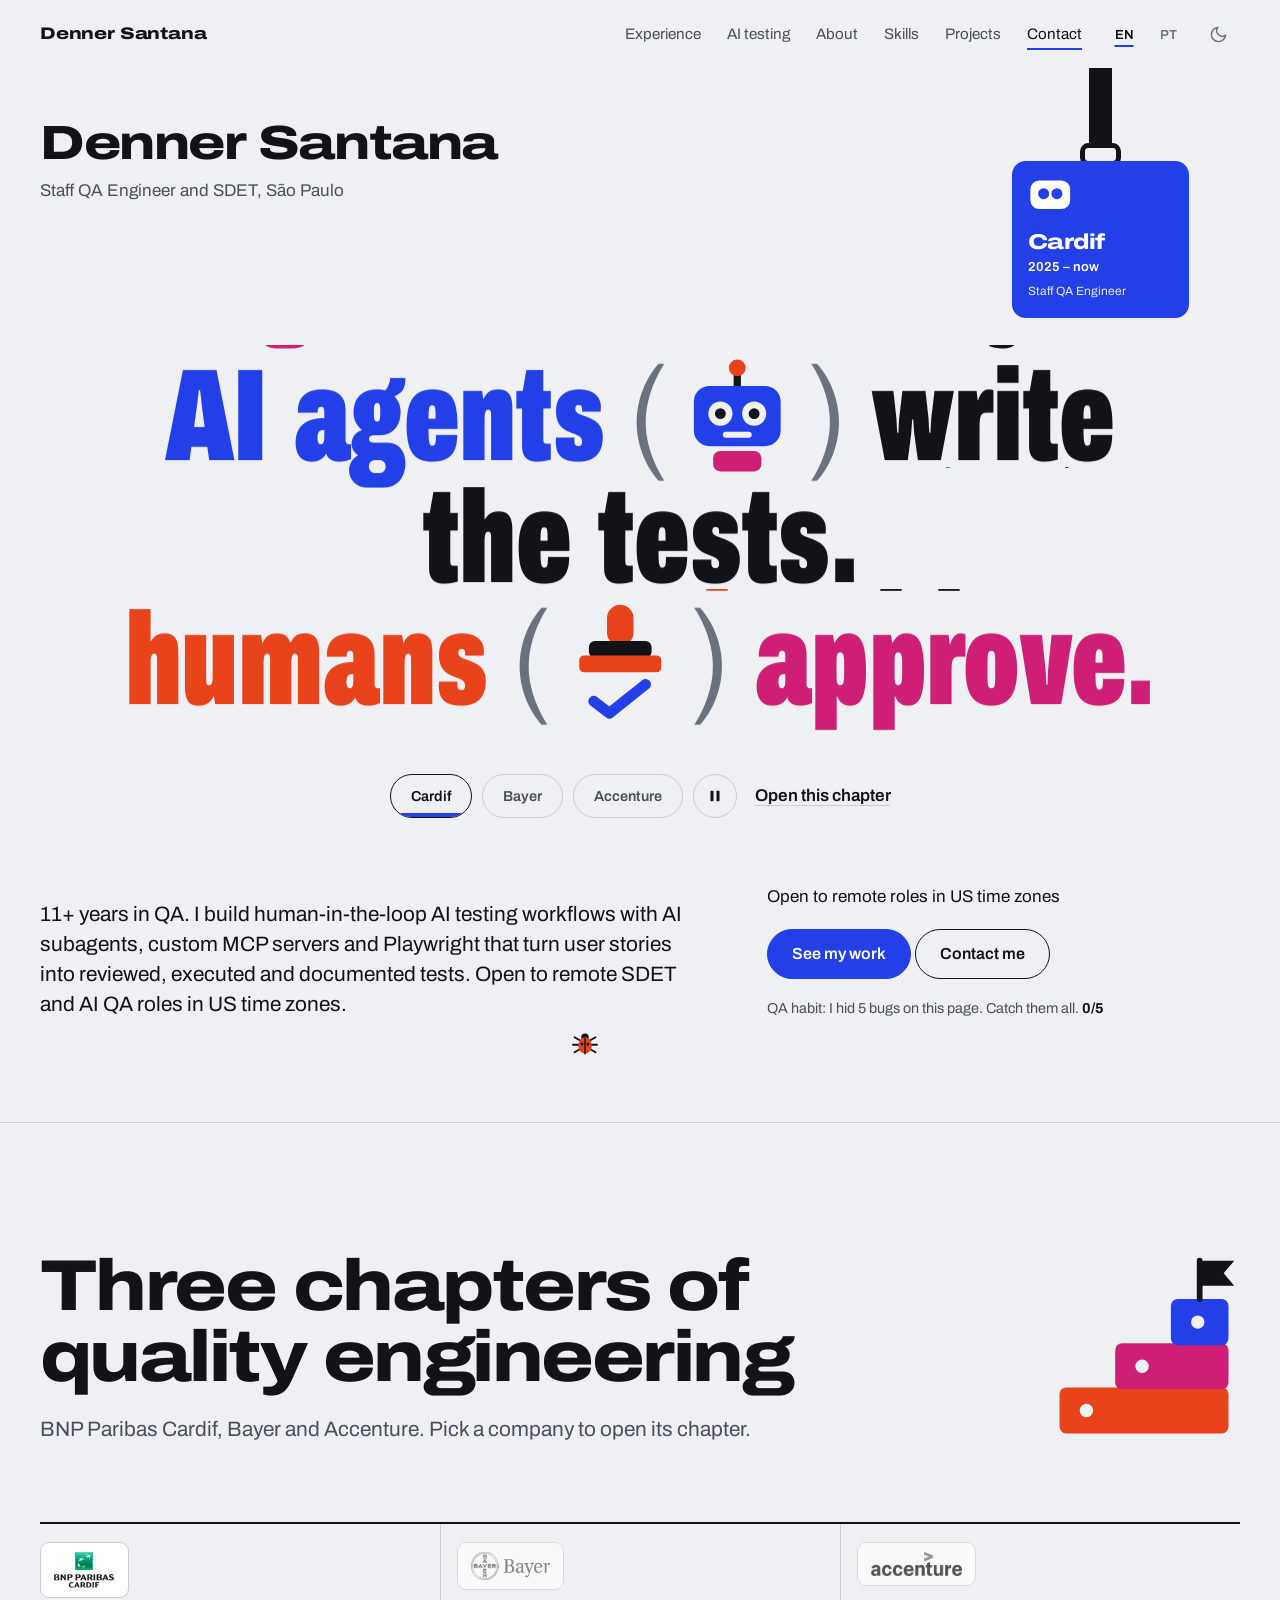
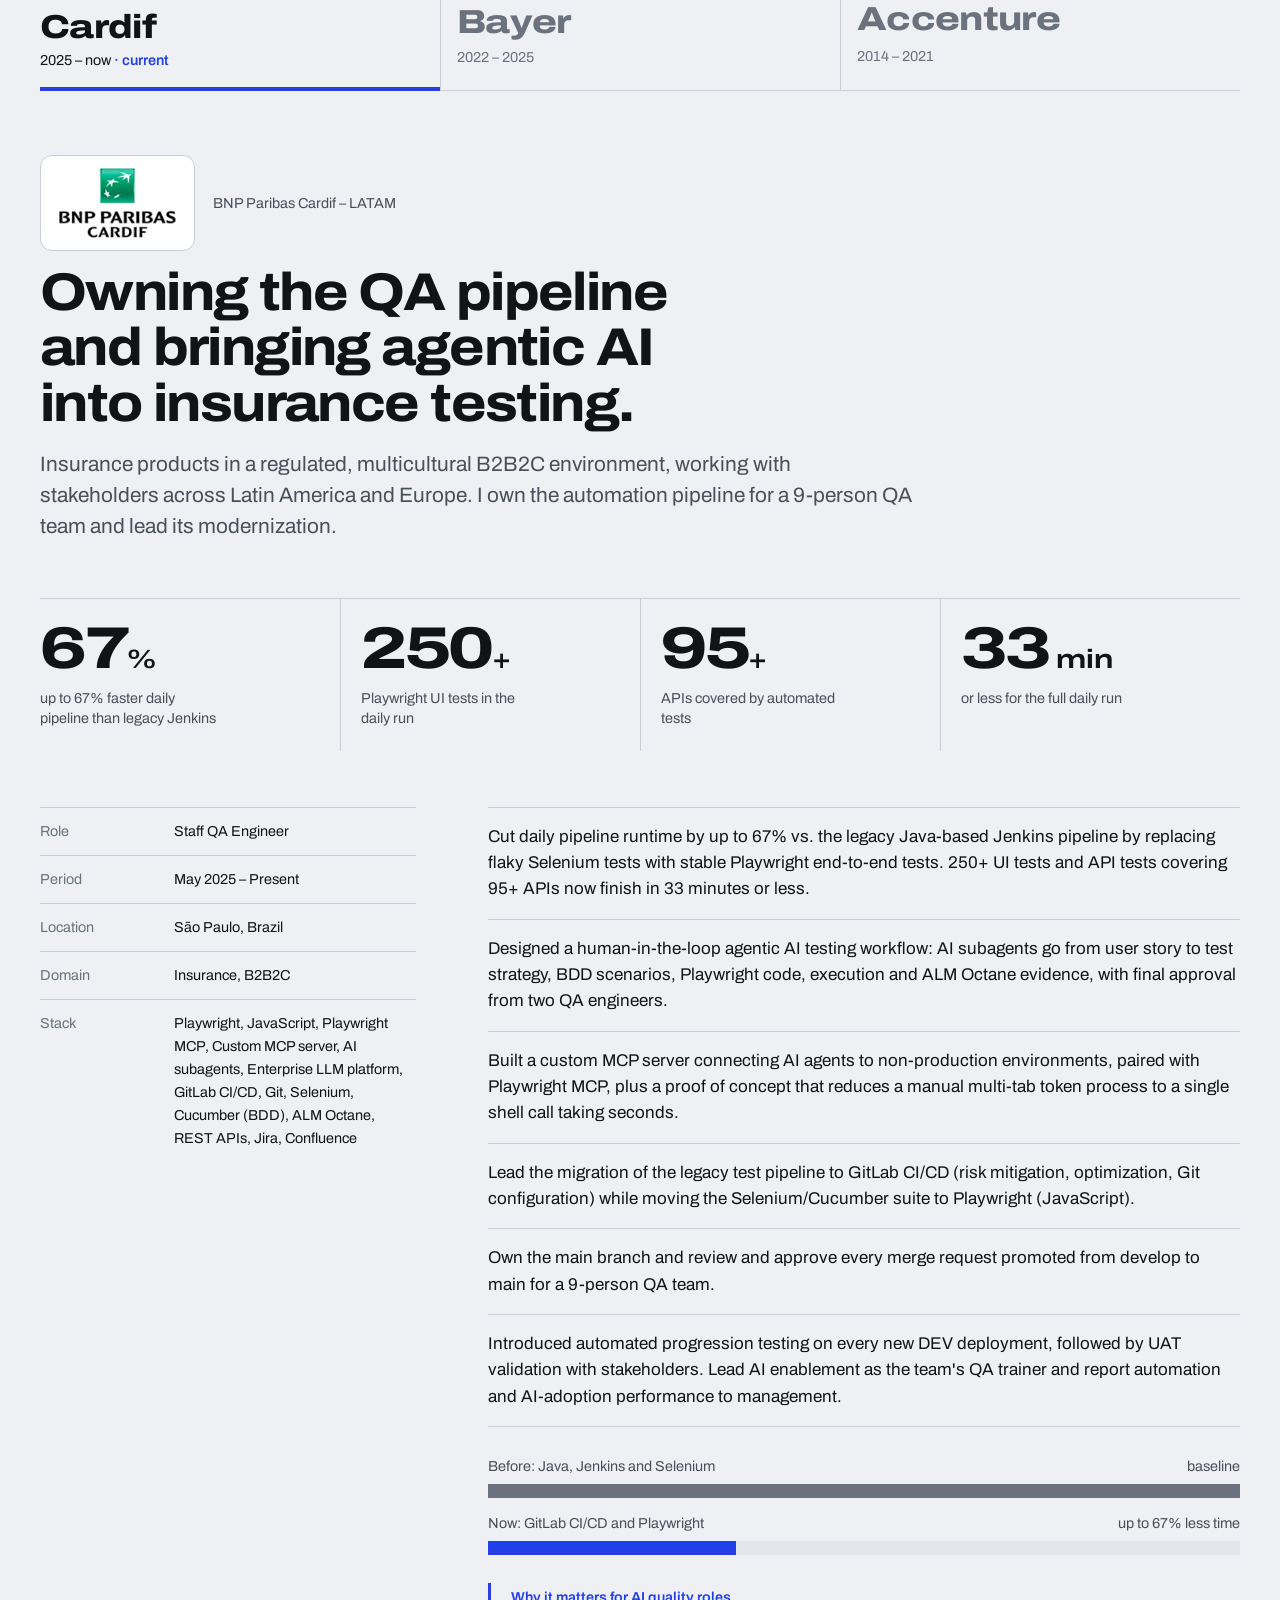
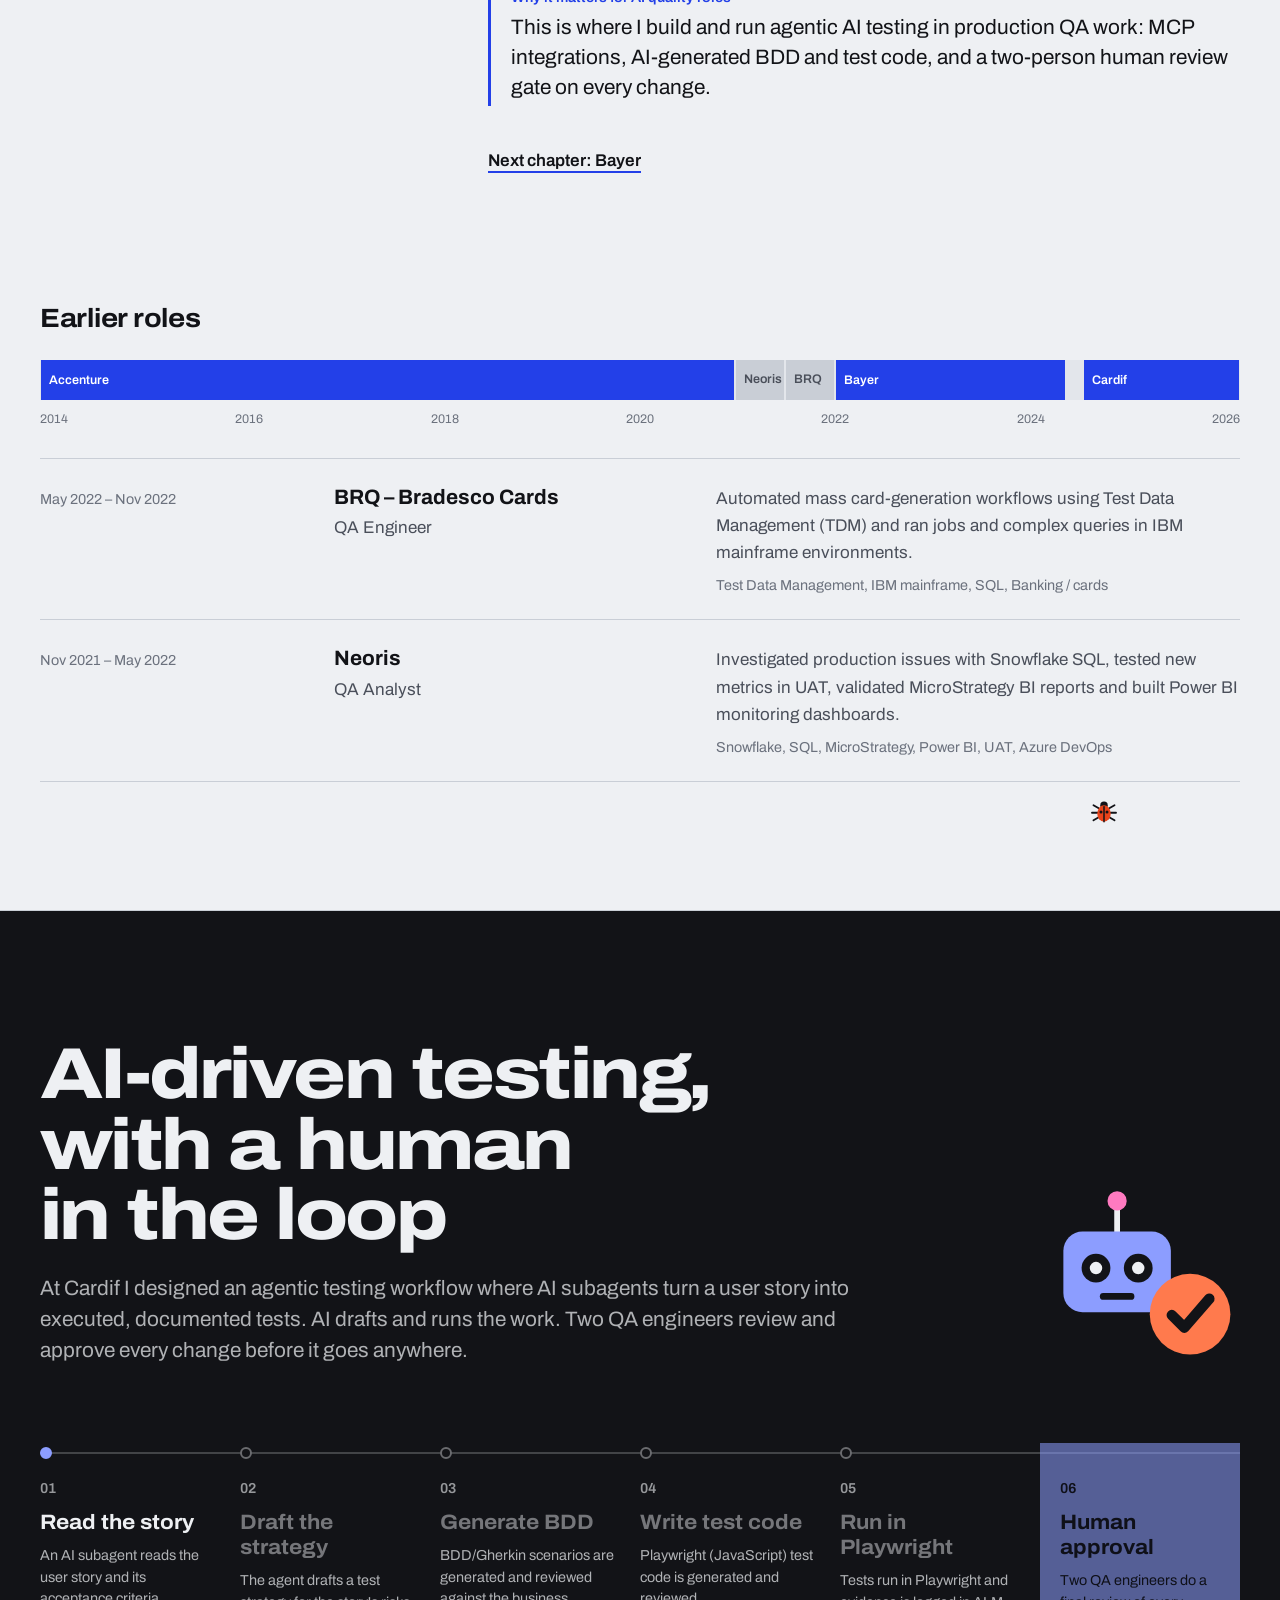
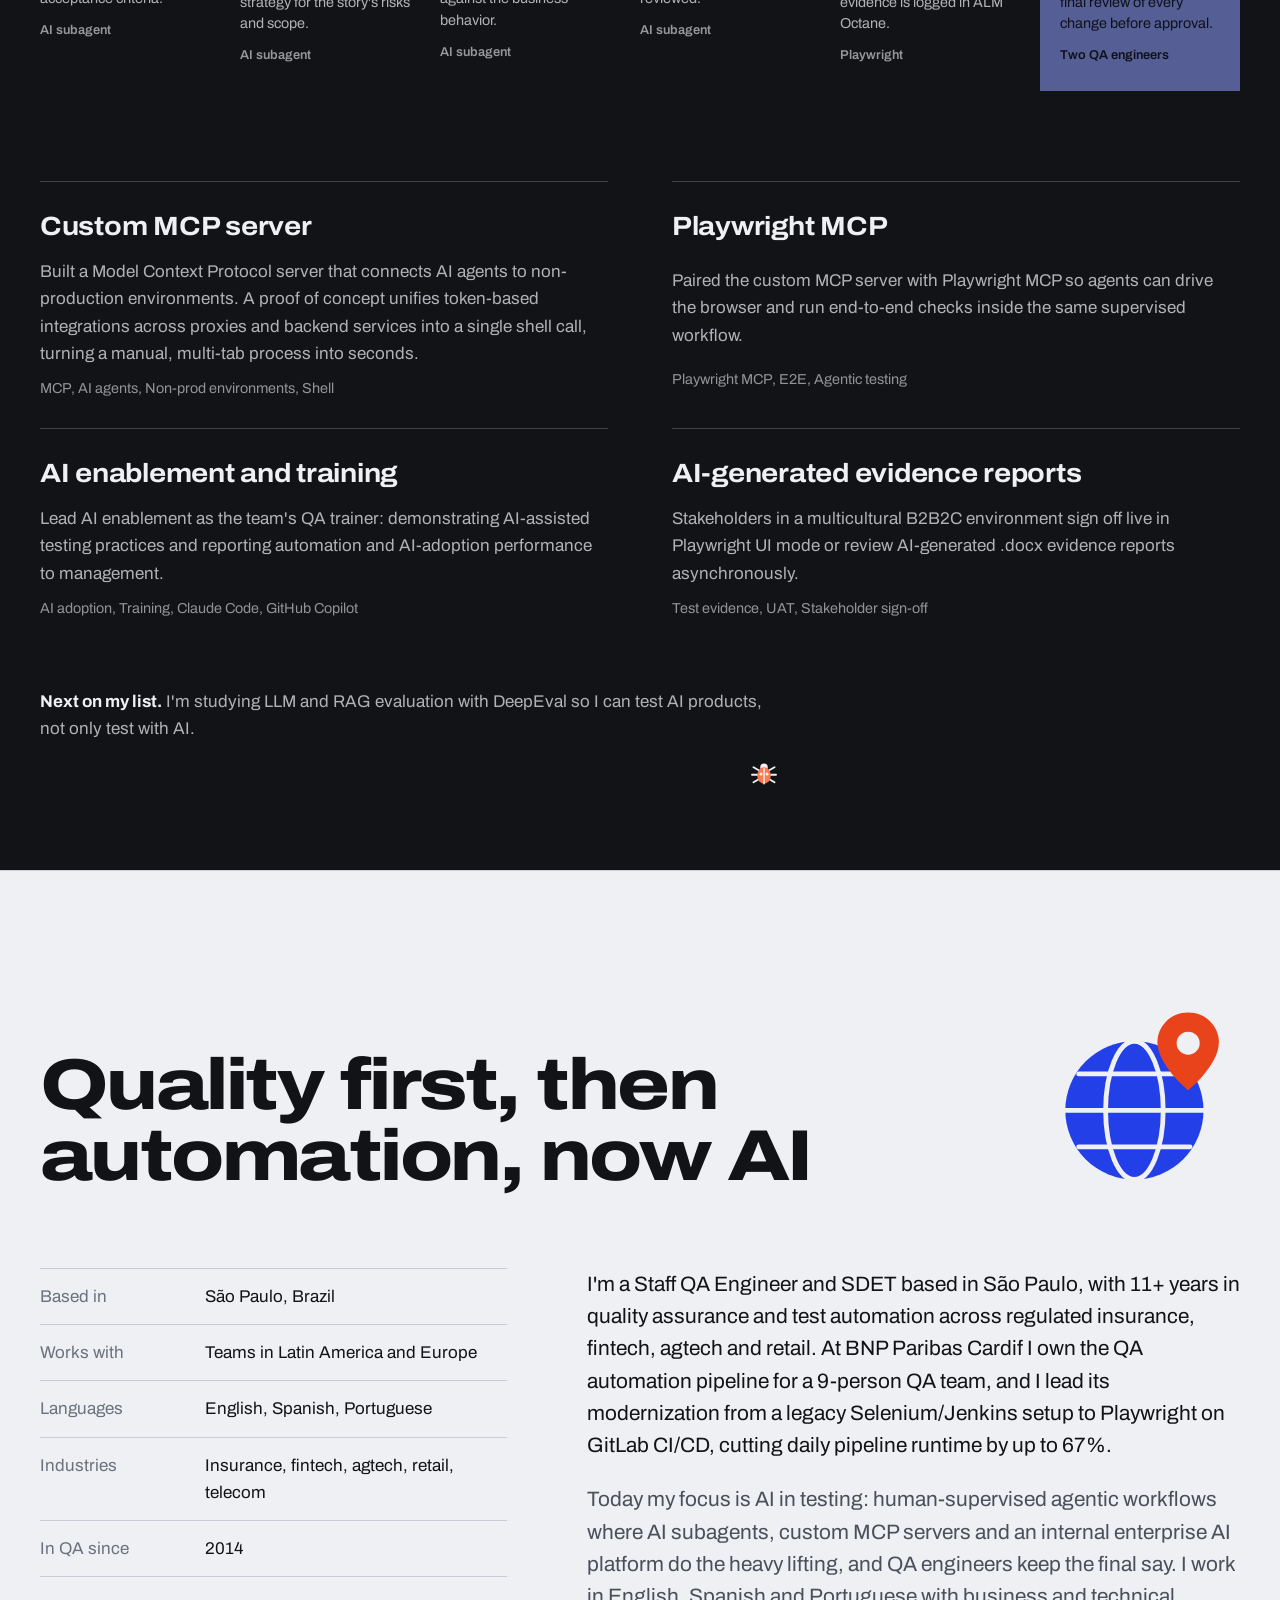
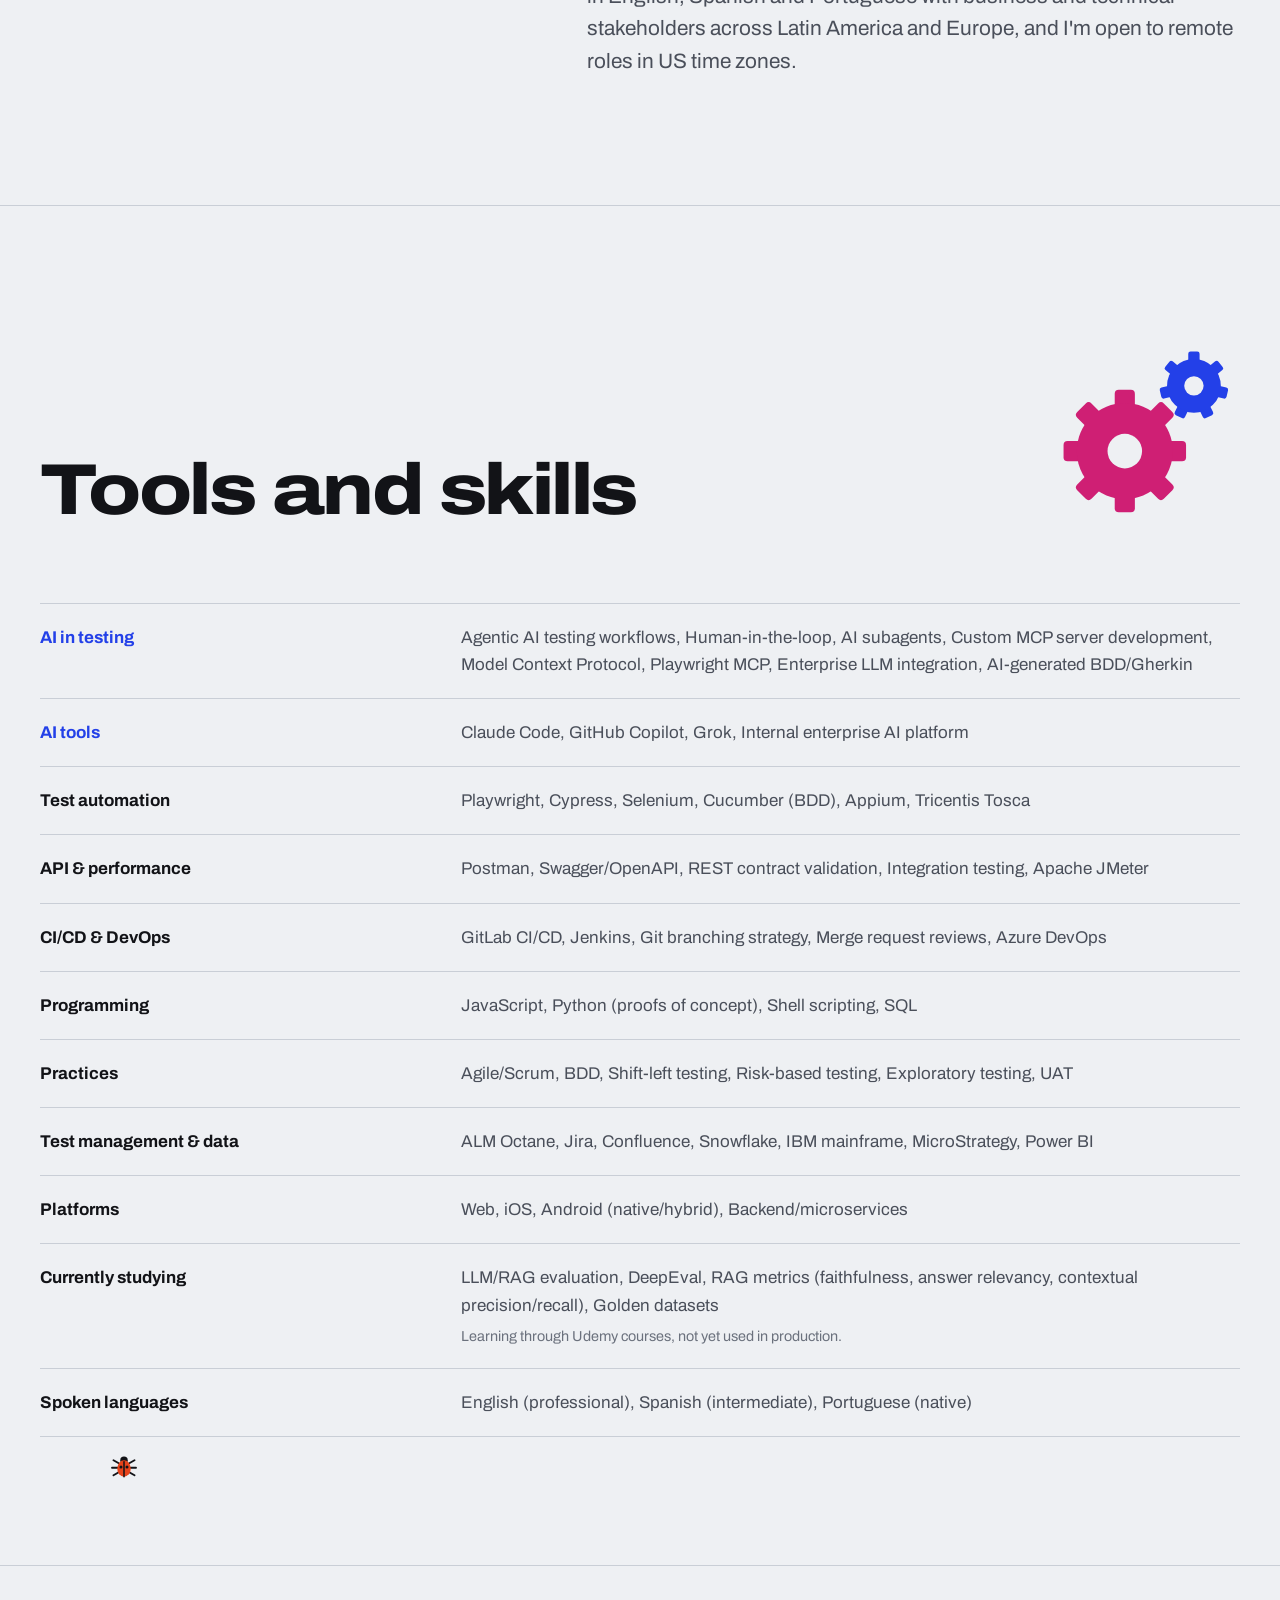
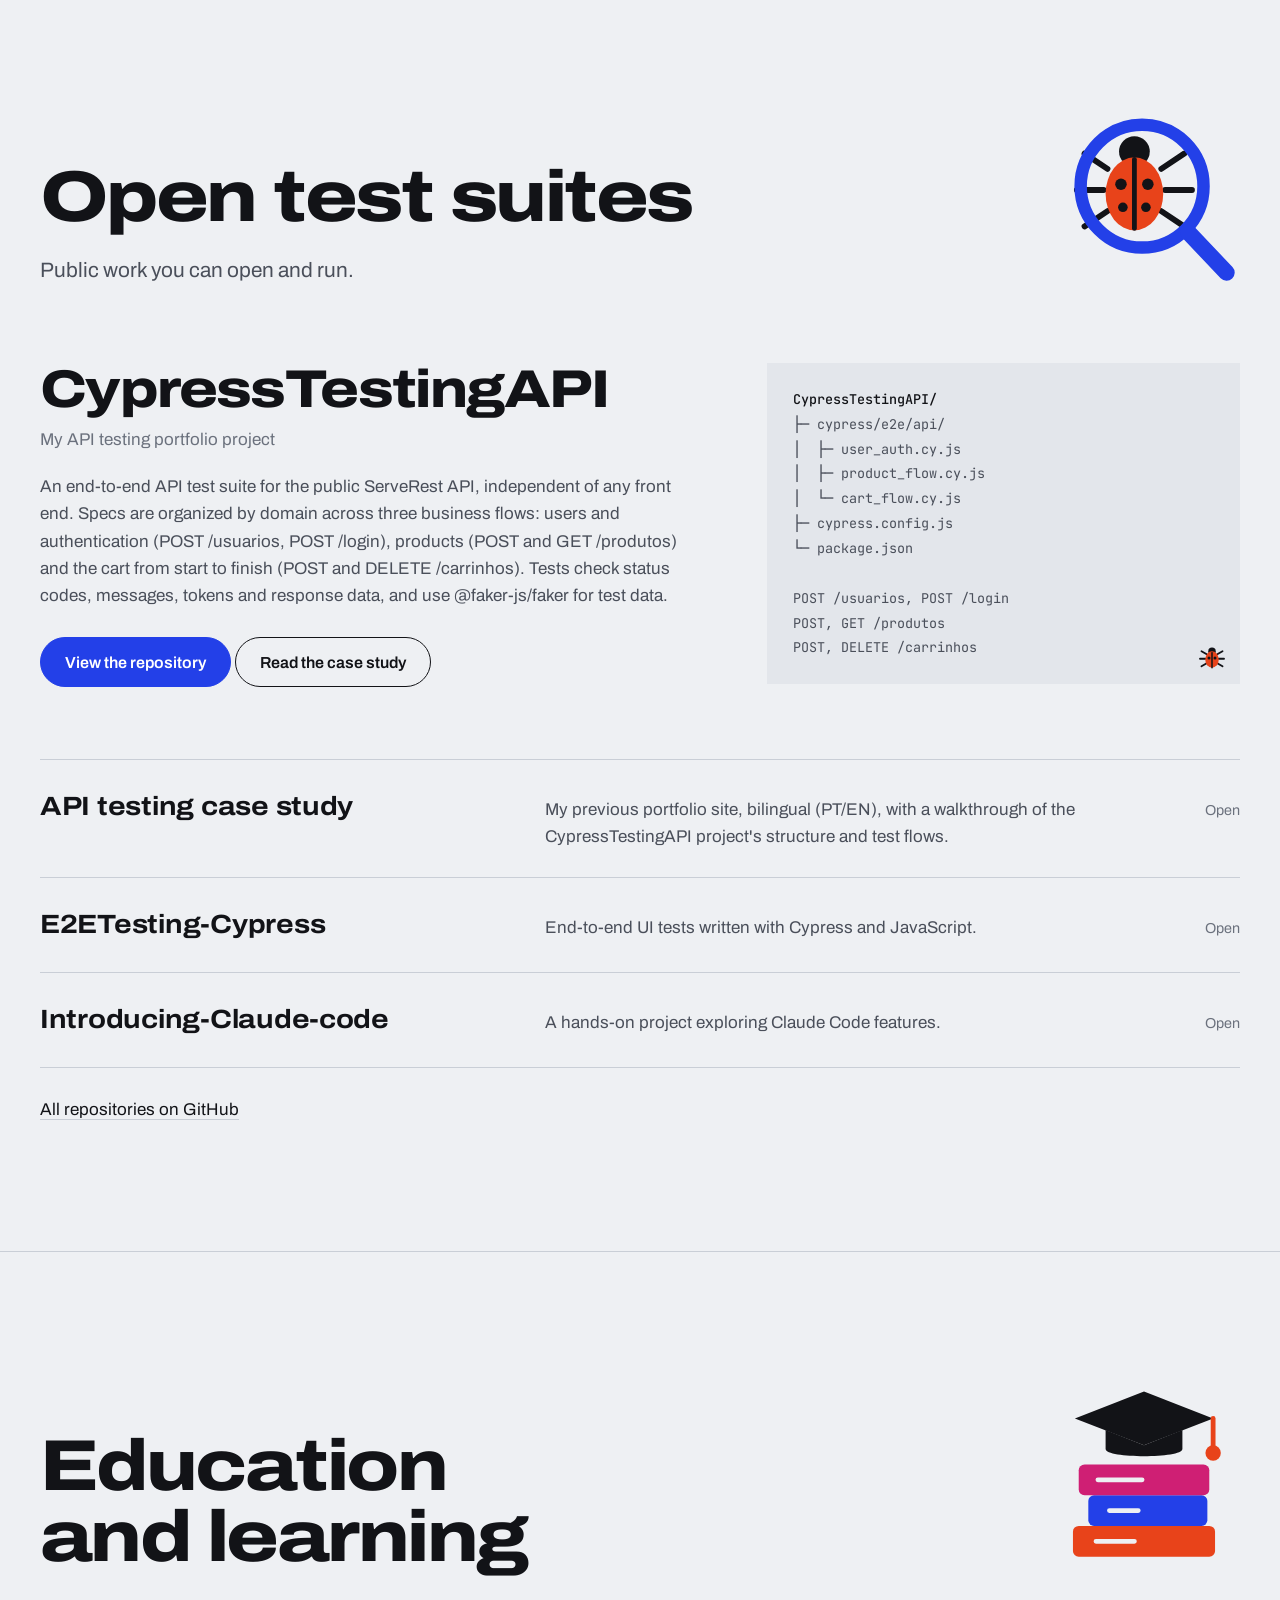
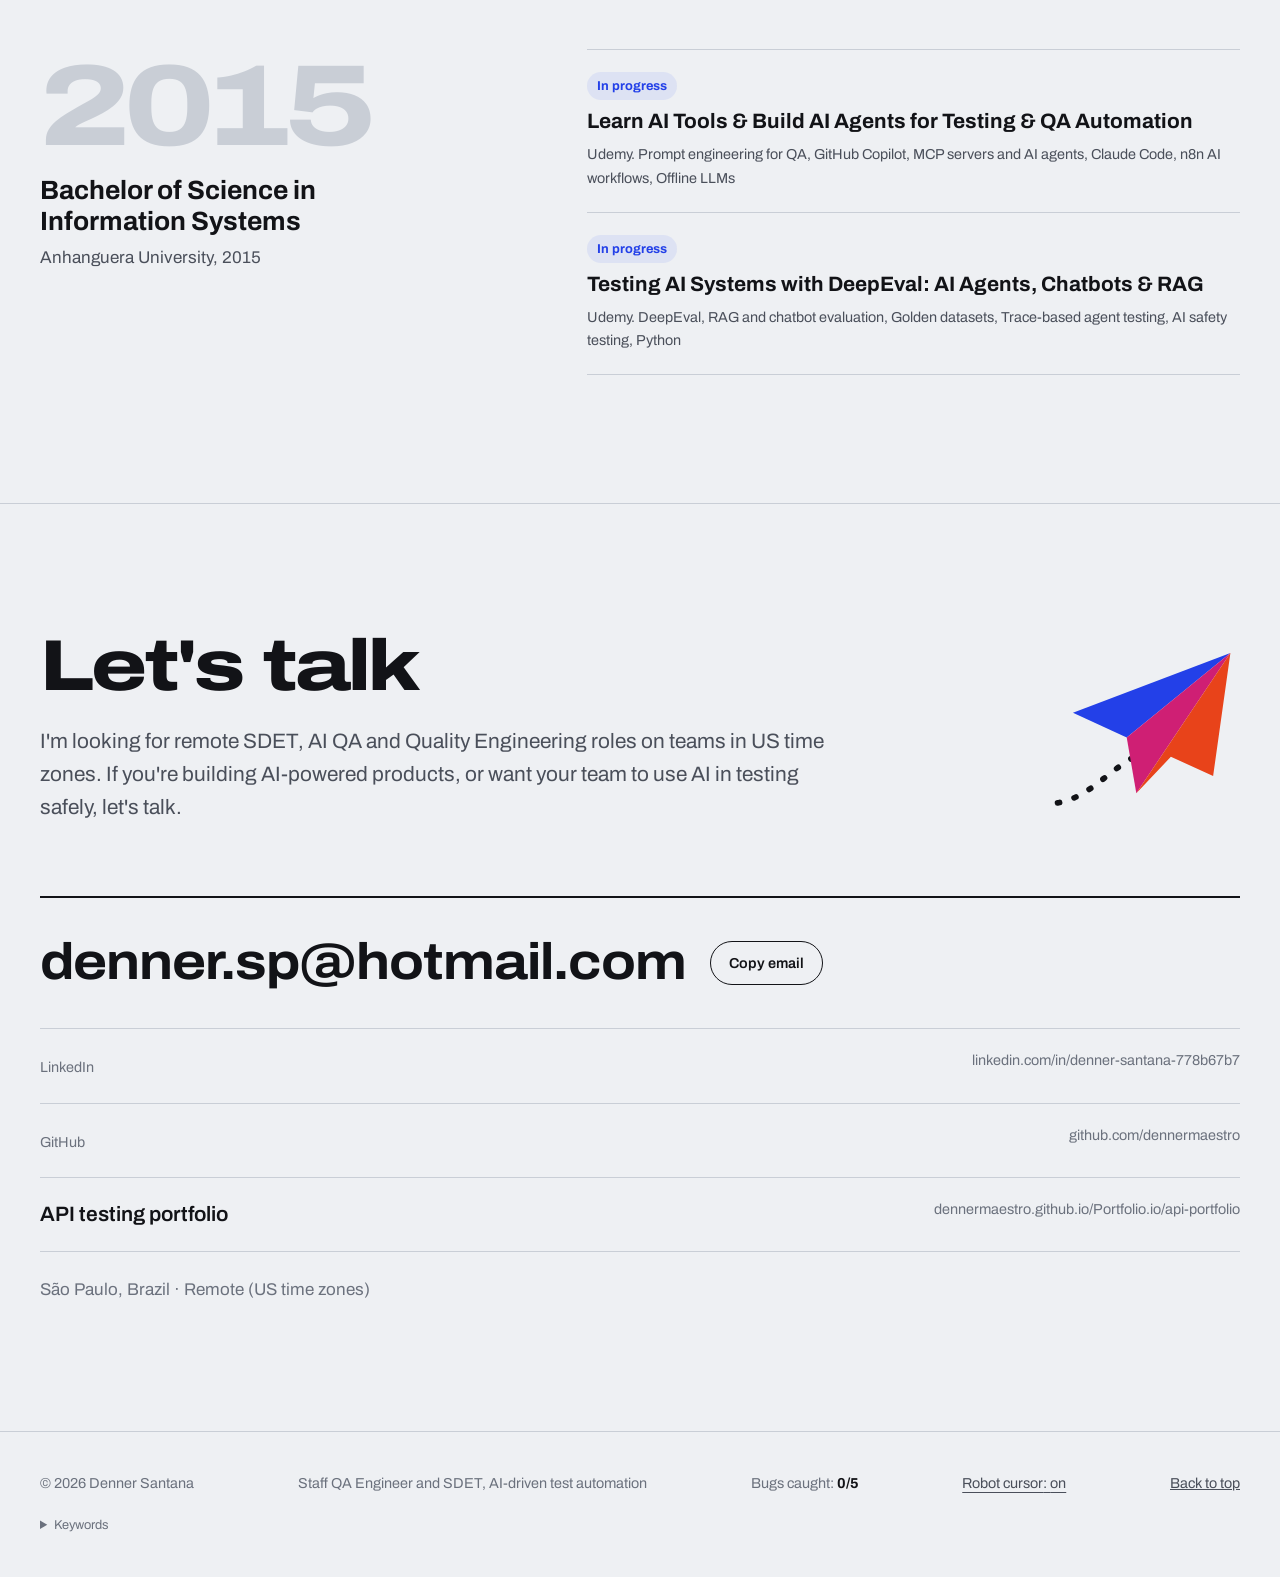
<file: index.html>
<!doctype html>
<html lang="en">
<head>
<meta charset="utf-8">
<meta name="viewport" content="width=device-width, initial-scale=1, viewport-fit=cover">
<meta name="color-scheme" content="light dark">
<title>Denner Santana · QA</title>
<meta name="claude:viewport-fit-sides" content="cover">
<meta name="description" content="Staff QA Engineer / SDET with 11+ years. Agentic AI testing, MCP servers, Playwright and GitLab CI/CD. Open to remote roles in US time zones.">
<meta name="keywords" content="AI QA Engineer, SDET, Staff QA Engineer, AI-driven test automation, Agentic AI testing, Human-in-the-loop testing, AI subagents, MCP (Model Context Protocol), Custom MCP server, Playwright MCP, LLM integration, AI-generated BDD scenarios, Playwright, JavaScript, GitLab CI/CD, CI/CD pipeline optimization, Flaky test reduction, Selenium to Playwright migration, API testing, REST contract validation, Postman, Swagger/OpenAPI, BDD / Gherkin / Cucumber, Cypress, Appium mobile testing, Claude Code, GitHub Copilot, Shift-left testing, Risk-based testing, Remote QA engineer US time zones">
<meta name="author" content="Denner Santana">
<meta property="og:title" content="Denner Santana | Staff QA Engineer / SDET, AI-Driven Test Automation">
<meta property="og:description" content="Staff QA Engineer / SDET with 11+ years. Agentic AI testing, MCP servers, Playwright and GitLab CI/CD. Open to remote roles in US time zones.">
<meta property="og:type" content="profile">
<link rel="icon" href="data:image/svg+xml,%3Csvg xmlns='http://www.w3.org/2000/svg' viewBox='0 0 64 64'%3E%3Crect width='64' height='64' rx='32' fill='%232340E8'/%3E%3Ctext x='32' y='42' text-anchor='middle' font-family='Arial' font-weight='800' font-size='28' fill='%23fff'%3EDS%3C/text%3E%3C/svg%3E">
<link rel="preconnect" href="https://fonts.googleapis.com"><link rel="preconnect" href="https://fonts.gstatic.com" crossorigin>
<link rel="stylesheet" href="https://fonts.googleapis.com/css2?family=Archivo:wdth,wght@62..125,400..900&family=JetBrains+Mono:wght@400;500&display=swap">
<script>(function(){var r=document.documentElement;r.classList.add('js');try{var t=localStorage.getItem('ds-theme');if(t)r.setAttribute('data-theme',t);var l=localStorage.getItem('ds-lang');var q=/[?&]lang=(pt|en)/.exec(location.search);l=q?q[1]:l||((navigator.language||'').toLowerCase().indexOf('pt')===0?'pt':'en');r.setAttribute('data-lang',l);}catch(e){}})();window.__META__={"en": {"title": "Denner Santana | Staff QA Engineer / SDET, AI-Driven Test Automation", "description": "Staff QA Engineer / SDET with 11+ years. Agentic AI testing, MCP servers, Playwright and GitLab CI/CD. Open to remote roles in US time zones."}, "pt": {"title": "Denner Santana | Staff QA Engineer / SDET, Automação de Testes com IA", "description": "Staff QA Engineer / SDET com 11+ anos. Testes com IA agêntica, servidores MCP, Playwright e GitLab CI/CD. Aberto a vagas remotas (fusos dos EUA)."}};</script>
<script type="application/ld+json">{"@context": "https://schema.org", "@type": "Person", "name": "Denner Santana", "jobTitle": "Staff QA Engineer / SDET", "address": {"@type": "PostalAddress", "addressLocality": "São Paulo", "addressCountry": "BR"}, "sameAs": ["https://www.linkedin.com/in/denner-santana-778b67b7", "https://github.com/dennermaestro"], "knowsAbout": ["AI QA Engineer", "SDET", "Staff QA Engineer", "AI-driven test automation", "Agentic AI testing", "Human-in-the-loop testing", "AI subagents", "MCP (Model Context Protocol)", "Custom MCP server", "Playwright MCP", "LLM integration", "AI-generated BDD scenarios", "Playwright", "JavaScript", "GitLab CI/CD", "CI/CD pipeline optimization", "Flaky test reduction", "Selenium to Playwright migration", "API testing", "REST contract validation", "Postman", "Swagger/OpenAPI", "BDD / Gherkin / Cucumber", "Cypress", "Appium mobile testing", "Claude Code", "GitHub Copilot", "Shift-left testing", "Risk-based testing", "Remote QA engineer US time zones"]}</script>
<style>
/* Direction: "Sign-off". Type is the hero (Kenji-style statement), the career reads as
   chapters with a stats row each (Ousmane-style), and one ultramarine blue marks the
   moment a human approves. Cool paper light theme first; deep navy ink for dark.
   Layout: left-aligned, 12-col, max 1320px. One orchestrated moment: the agentic pipeline. */
:root {
  --paper: #EEF0F3;
  --paper-2: #E3E6EB;
  --ink: #121317;
  --ink-2: #4A4F5A;
  --ink-3: #6B717D;
  --rule: #C9CED6;
  --blue: #2340E8;
  --blue-ink: #FFFFFF;
  --blue-soft: rgba(35, 64, 232, .08);
  --k1: #2340E8; --k2: #E8431A; --k3: #CF1F74;
  --k1-ink: #FFFFFF; --k2-ink: #121317; --k3-ink: #FFFFFF;
  --code-bg: #E3E6EB;
  --header-bg: rgba(238, 240, 243, .88);
  /* motion.js reads these */
  --accent: var(--blue); --fg: var(--ink); --success: var(--blue);

  --f-sans: "Archivo", "Helvetica Neue", Arial, system-ui, sans-serif;
  --f-code: "JetBrains Mono", ui-monospace, SFMono-Regular, Menlo, Consolas, monospace;

  /* scale: 1.25 major-third steps, fluid at the top end */
  --t-xs: .8rem; --t-sm: .9rem; --t-base: 1.0625rem; --t-md: 1.3rem; --t-lg: 1.65rem;
  --t-xl: clamp(2rem, 3.4vw + .6rem, 3.4rem);
  --t-2xl: clamp(2.4rem, 5vw + .5rem, 5rem);
  --t-hero: clamp(3.4rem, 17vw, 17.5rem);
  --ease: cubic-bezier(.2, .7, .1, 1);
  color-scheme: light;
}
@media (prefers-color-scheme: dark) {
  :root:not([data-theme="light"]) {
    --paper: #0D0F1A; --paper-2: #151829; --ink: #ECEEF4; --ink-2: #A6ACBC; --ink-3: #8389A0;
    --rule: #2A2F45; --blue: #8C9DFF; --blue-ink: #0D0F1A; --blue-soft: rgba(140, 157, 255, .12);
    --code-bg: #151829; --header-bg: rgba(13, 15, 26, .88);
    --k1: #8C9DFF; --k2: #FF7A4D; --k3: #FF7AC0; --k1-ink: #0D0F1A; --k2-ink: #0D0F1A; --k3-ink: #0D0F1A;
    color-scheme: dark;
  }
}
:root[data-theme="dark"] {
  --paper: #0D0F1A; --paper-2: #151829; --ink: #ECEEF4; --ink-2: #A6ACBC; --ink-3: #8389A0;
  --rule: #2A2F45; --blue: #8C9DFF; --blue-ink: #0D0F1A; --blue-soft: rgba(140, 157, 255, .12);
  --code-bg: #151829; --header-bg: rgba(13, 15, 26, .88);
    --k1: #8C9DFF; --k2: #FF7A4D; --k3: #FF7AC0; --k1-ink: #0D0F1A; --k2-ink: #0D0F1A; --k3-ink: #0D0F1A;
  color-scheme: dark;
}

*, *::before, *::after { box-sizing: border-box; }
html { scroll-behavior: smooth; scroll-padding-top: 84px; -webkit-text-size-adjust: 100%; }
body { margin: 0; background: var(--paper); color: var(--ink); font: 400 var(--t-base)/1.6 var(--f-sans); font-variation-settings: "wdth" 100; -webkit-font-smoothing: antialiased; overflow-x: hidden; }
body::before { content: ""; position: fixed; inset: 0 0 auto; height: env(safe-area-inset-top, 0px); z-index: 60; background: var(--paper); }
h1, h2, h3, p, ul, ol, dl, dd, figure { margin: 0; }
h1, h2, h3 { font-weight: 700; text-wrap: balance; }
a { color: inherit; }
img { max-width: 100%; display: block; }
[hidden] { display: none !important; }
:focus-visible { outline: 2px solid var(--blue); outline-offset: 3px; }
::selection { background: var(--blue); color: var(--blue-ink); }
.sr-only { position: absolute; width: 1px; height: 1px; margin: -1px; overflow: hidden; clip: rect(0 0 0 0); white-space: nowrap; border: 0; }
.skip { position: absolute; left: 16px; top: -60px; z-index: 100; background: var(--blue); color: var(--blue-ink); padding: 10px 16px; text-decoration: none; font-weight: 600; }
.skip:focus { top: calc(12px + env(safe-area-inset-top, 0px)); }
html:not([data-lang="pt"]) .l-pt, html[data-lang="pt"] .l-en { display: none !important; }

.wrap { max-width: 1320px; margin-inline: auto; padding-left: max(16px, env(safe-area-inset-left, 0px)); padding-right: max(16px, env(safe-area-inset-right, 0px)); }
@media (min-width: 760px) { .wrap { padding-left: max(40px, env(safe-area-inset-left, 0px)); padding-right: max(40px, env(safe-area-inset-right, 0px)); } }
.wide { font-variation-settings: "wdth" 125; }
.code { font-family: var(--f-code); font-size: .86em; }

/* ---------- header ---------- */
.site-header { position: sticky; top: env(safe-area-inset-top, 0px); z-index: 50; transition: background .2s; }
.site-header.is-scrolled { background: var(--header-bg); backdrop-filter: blur(10px); -webkit-backdrop-filter: blur(10px); box-shadow: 0 1px 0 var(--rule); }
.nav { display: flex; align-items: center; gap: 20px; height: 68px; }
.brand { white-space: nowrap; font-weight: 800; font-size: 1.05rem; text-decoration: none; margin-right: auto; font-variation-settings: "wdth" 125; letter-spacing: -0.01em; }
.nav-links { display: none; gap: 26px; list-style: none; padding: 0; }
.nav-links a { text-decoration: none; color: var(--ink-2); font-size: .95rem; padding-block: 6px; border-bottom: 2px solid transparent; }
.nav-links a:hover, .nav-links a.is-active { color: var(--ink); border-bottom-color: var(--blue); }
@media (min-width: 1000px) { .nav-links { display: flex; } }
.tools { display: flex; align-items: center; gap: 6px; }
.lang { display: inline-flex; }
.lang button, .icon-btn { font: 600 .82rem var(--f-sans); background: transparent; border: 0; color: var(--ink-3); cursor: pointer; min-width: 44px; min-height: 44px; display: inline-grid; place-items: center; border-radius: 4px; }
.lang button[aria-pressed="true"] { color: var(--ink); text-decoration: underline; text-decoration-color: var(--blue); text-decoration-thickness: 2px; text-underline-offset: 6px; }
.lang button:hover, .icon-btn:hover { color: var(--ink); background: var(--paper-2); }
.icon-btn svg { width: 19px; height: 19px; }
.theme-toggle .i-sun { display: none; }
:root[data-theme="dark"] .theme-toggle .i-sun { display: block; }
:root[data-theme="dark"] .theme-toggle .i-moon { display: none; }
@media (prefers-color-scheme: dark) {
  :root:not([data-theme="light"]) .theme-toggle .i-sun { display: block; }
  :root:not([data-theme="light"]) .theme-toggle .i-moon { display: none; }
}
.menu-btn { display: inline-grid; color: var(--ink); }
@media (min-width: 1000px) { .menu-btn { display: none; } }
.mobile-menu { position: fixed; inset: 0; z-index: 49; background: var(--paper); padding: calc(96px + env(safe-area-inset-top, 0px)) max(16px, env(safe-area-inset-right, 0px)) 32px max(16px, env(safe-area-inset-left, 0px)); display: flex; flex-direction: column; }
.mobile-menu a { font-size: 2.1rem; font-weight: 700; font-variation-settings: "wdth" 115; text-decoration: none; padding: 10px 0; border-bottom: 1px solid var(--rule); }
body.menu-open { overflow: hidden; }

/* ---------- buttons & links ---------- */
.btn { display: inline-flex; align-items: center; gap: 10px; min-height: 50px; padding: 0 24px; font: 600 1rem var(--f-sans); text-decoration: none; border: 1.5px solid var(--ink); color: var(--ink); background: transparent; border-radius: 999px; cursor: pointer; transition: background .18s, color .18s, border-color .18s; }
.btn:hover { background: var(--ink); color: var(--paper); }
.btn--blue { background: var(--blue); border-color: var(--blue); color: var(--blue-ink); }
.btn--blue:hover { background: var(--ink); border-color: var(--ink); color: var(--paper); }
.btn svg { width: 18px; height: 18px; }
.ext { text-decoration: underline; text-decoration-thickness: 1px; text-underline-offset: 4px; text-decoration-color: var(--rule); transition: text-decoration-color .18s, color .18s; }
.ext:hover { color: var(--blue); text-decoration-color: var(--blue); }

/* ---------- hero ---------- */
.hero { --hp: clamp(20px, 4vw, 56px); position: relative; padding-block: var(--hp) clamp(64px, 8vw, 110px); border-bottom: 1px solid var(--rule); }
.hero-in { position: relative; }
.hero-top { display: flex; justify-content: space-between; align-items: flex-start; gap: 20px; }
.hero-id { position: relative; z-index: 2; min-width: 0; }
.hero-name { font-size: clamp(1.7rem, 3vw + .6rem, 3rem); line-height: 1; letter-spacing: -0.03em; font-weight: 800; font-variation-settings: "wdth" 125; }
.hero-role { margin-top: 10px; color: var(--ink-2); }

/* the keyword statement: condensed, heavy, one set of three lines per company */
.kinetic { position: relative; z-index: 1; display: grid; margin-top: clamp(22px, 3vw, 40px); font-size: var(--k-size, clamp(3.1rem, 8.4vw, 8rem)); font-weight: 900; font-variation-settings: "wdth" 62; line-height: .9; letter-spacing: -0.005em; text-align: center; pointer-events: none; }
.k-set { grid-area: 1 / 1; display: grid; align-content: center; justify-items: center; row-gap: .02em; visibility: hidden; min-width: 0; }
.k-set.is-active, .k-set.is-leaving { visibility: visible; }
.k-line { display: flex; flex-wrap: wrap; justify-content: center; align-items: center; column-gap: .2em; max-width: 100%; }
.kinetic.nowrap .k-line { flex-wrap: nowrap; white-space: nowrap; max-width: none; }
.w { display: inline-block; overflow: hidden; padding: .1em .03em .14em; margin: -.1em -.03em -.14em; }
.wi { display: inline-block; transform: translateY(118%); will-change: transform; }
.wi.c1 { color: var(--k1); } .wi.c2 { color: var(--k2); } .wi.c3 { color: var(--k3); }
.wi.paren { font-weight: 300; color: var(--ink-3); }
.pg { display: inline-flex; align-items: center; column-gap: .06em; white-space: nowrap; }
.ill { display: inline-block; width: .92em; height: .92em; transform: scale(0) rotate(-40deg); }
.ill svg { width: 100%; height: 100%; display: block; overflow: visible; }
.k-set.is-active .wi { transform: none; transition: transform .75s cubic-bezier(.16, 1, .3, 1) calc(var(--i) * 42ms + 300ms); }
.k-set.is-active .ill { transform: none; transition: transform .7s cubic-bezier(.34, 1.56, .64, 1) calc(var(--i) * 42ms + 360ms); }
.k-set.is-leaving .wi { transform: translateY(-118%); transition: transform .42s cubic-bezier(.7, 0, .84, 0) calc(var(--i) * 16ms); }
.k-set.is-leaving .ill { transform: scale(0) rotate(40deg); transition: transform .3s cubic-bezier(.7, 0, .84, 0) calc(var(--i) * 16ms); }
html:not(.js) .k-set:first-child { visibility: visible; }
html:not(.js) .k-set:first-child .wi, html:not(.js) .k-set:first-child .ill { transform: none; }
html:not(.js) .k-nav { display: none; }

.k-nav { position: relative; z-index: 2; margin-top: clamp(28px, 4vw, 52px); display: flex; flex-wrap: wrap; justify-content: center; align-items: center; gap: 8px 10px; }
.k-dot { position: relative; overflow: hidden; min-height: 44px; padding: 0 20px; border-radius: 999px; border: 1.5px solid var(--rule); background: var(--paper); color: var(--ink-2); font: 600 var(--t-sm) var(--f-sans); cursor: pointer; transition: border-color .2s, color .2s; }
.k-dot:hover { color: var(--ink); border-color: var(--ink-3); }
.k-dot[aria-pressed="true"] { border-color: var(--ink); color: var(--ink); }
.k-dot .bar { position: absolute; left: 0; bottom: 0; width: 100%; height: 4px; background: var(--kc, var(--k1)); transform: scaleX(0); transform-origin: left; }
.k-dot[data-co="bayer"] { --kc: var(--k3); } .k-dot[data-co="accenture"] { --kc: var(--k2); }
.k-dot[aria-pressed="true"] .bar { transform: scaleX(1); }
.js .k-dot[aria-pressed="true"] .bar { animation: kfill 6.5s linear both; }
.k-nav.is-paused .bar, .k-nav.is-off .bar, .k-nav.is-held .bar { animation-play-state: paused !important; }
@keyframes kfill { from { transform: scaleX(0); } to { transform: scaleX(1); } }
.k-pause { width: 44px; height: 44px; border-radius: 50%; border: 1.5px solid var(--rule); background: var(--paper); color: var(--ink); cursor: pointer; display: inline-grid; place-items: center; }
.k-pause:hover { border-color: var(--ink); }
.k-pause svg { width: 18px; height: 18px; }
.k-pause .i-play, .k-pause[aria-pressed="true"] .i-pause { display: none; }
.k-pause[aria-pressed="true"] .i-play { display: block; }
.k-open { margin-left: 8px; font-weight: 600; padding-block: 10px; }

/* company badge on a lanyard: swings when the company changes; click = next company */
.badge { --drop: clamp(10px, 2vw, 26px); position: relative; z-index: 2; flex: none; margin-top: calc(-1 * var(--hp)); margin-right: clamp(0px, 4vw, 72px); font: inherit; font-size: clamp(10.5px, 1.2vw, 16px); background: none; border: 0; padding: 0; color: inherit; cursor: pointer; transform-origin: 50% 0; animation: sway 4.6s ease-in-out infinite alternate; }
.badge-in { display: grid; justify-items: center; transform-origin: 50% 0; }
.badge.swing .badge-in { animation: swing 1.6s cubic-bezier(.3, .6, .3, 1); }
.strap { display: block; width: 1.5em; height: calc(var(--hp) + var(--drop)); background: var(--ink); }
.clip { display: block; width: 2.7em; height: 1.5em; margin-top: -.15em; border: .38em solid var(--ink); border-radius: .55em; background: var(--paper); }
.card { --bc: var(--k1); --bt: var(--k1-ink); display: grid; justify-items: start; gap: .3em; width: 11.5em; margin-top: -.3em; padding: 1em 1em 1.15em; border-radius: .9em; background: var(--bc); color: var(--bt); text-align: left; transition: background-color .25s; }
.badge[data-co="bayer"] .card { --bc: var(--k3); --bt: var(--k3-ink); }
.badge[data-co="accenture"] .card { --bc: var(--k2); --bt: var(--k2-ink); }
.card.flip { animation: flip .5s ease-in-out; }
.b-bot { width: 2.9em; height: 2.3em; margin-bottom: 1em; }
.b-bot .b-eye { fill: var(--bc); }
.b-face { display: none; gap: .25em; }
.badge[data-co="cardif"] .b-face[data-co="cardif"], .badge[data-co="bayer"] .b-face[data-co="bayer"], .badge[data-co="accenture"] .b-face[data-co="accenture"] { display: grid; }
.b-co { font-size: 1.4em; font-weight: 800; font-variation-settings: "wdth" 125; letter-spacing: -0.02em; line-height: 1; }
.b-yr { font-size: .85em; font-weight: 600; }
.b-role { font-size: .78em; opacity: .9; }
.badge:hover .card, .badge:focus-visible .card { filter: brightness(1.08); }
@media (max-width: 700px) { .b-role { display: none; } .b-bot { margin-bottom: .8em; } }
@keyframes sway { from { transform: rotate(-1.8deg); } to { transform: rotate(1.8deg); } }
@keyframes swing { 0% { transform: rotate(0); } 16% { transform: rotate(13deg); } 36% { transform: rotate(-9deg); } 56% { transform: rotate(5deg); } 76% { transform: rotate(-2.5deg); } 100% { transform: rotate(0); } }
@keyframes flip { 0% { transform: rotateY(0); } 50% { transform: rotateY(90deg); } 100% { transform: rotateY(0); } }

.hero-row { position: relative; z-index: 2; display: grid; gap: 32px; margin-top: clamp(36px, 5vw, 64px); }
@media (min-width: 960px) { .hero-row { grid-template-columns: minmax(0, 7fr) minmax(0, 5fr); gap: 64px; align-items: end; } }
.hero-lead { font-size: var(--t-md); line-height: 1.45; max-width: 36em; }
.hero-side { display: grid; gap: 18px; }
.hunt { color: var(--ink-2); font-size: var(--t-sm); }
.bug-count { font-weight: 700; font-variant-numeric: tabular-nums; color: var(--ink); }

/* ---------- sections ---------- */
.section { padding-block: clamp(80px, 10vw, 140px); }
.section + .section { border-top: 1px solid var(--rule); }
.sec-title { font-size: var(--t-2xl); line-height: .98; letter-spacing: -0.035em; font-weight: 800; font-variation-settings: "wdth" 118; max-width: 16ch; }
.sec-intro { margin-top: 22px; font-size: var(--t-md); line-height: 1.5; color: var(--ink-2); max-width: 40em; }
.sec-head { margin-bottom: clamp(44px, 6vw, 80px); }

/* ---------- experience (chapters as tabs) ---------- */
.chapters { display: grid; grid-template-columns: repeat(3, minmax(0, 1fr)); border-top: 2px solid var(--ink); }
.ch-tab { text-align: left; background: transparent; border: 0; border-bottom: 1px solid var(--rule); padding: 18px 12px 18px 0; cursor: pointer; color: var(--ink-3); font: inherit; display: grid; gap: 4px; position: relative; min-height: 44px; }
.ch-tab + .ch-tab { padding-left: 16px; border-left: 1px solid var(--rule); }
.ch-tab .nm { font-size: clamp(1.05rem, 2.6vw, 2.2rem); font-weight: 800; font-variation-settings: "wdth" 120; letter-spacing: -0.02em; line-height: 1.05; color: inherit; }
.ch-tab .yr { font-size: var(--t-sm); }
.ch-tab .now { color: var(--blue); font-weight: 600; }
.ch-tab::after { content: ""; position: absolute; left: 0; right: 0; bottom: -1px; height: 4px; background: var(--blue); transform: scaleX(0); transform-origin: left; transition: transform .35s var(--ease); }
.ch-tab + .ch-tab::after { left: -1px; }
.ch-tab:hover { color: var(--ink-2); }
.ch-tab[aria-selected="true"] { color: var(--ink); }
.ch-tab[aria-selected="true"]::after { transform: scaleX(1); }
@media (max-width: 560px) { .ch-tab .yr { font-size: .74rem; } .ch-tab + .ch-tab { padding-left: 10px; } }
html:not(.js) .chapters { display: none; }
.xp-panel { padding-top: clamp(36px, 5vw, 64px); }
html:not(.js) .xp-panel + .xp-panel { border-top: 2px solid var(--ink); margin-top: 64px; }
.js .xp-panel.is-entering { animation: panel .4s var(--ease) both; }
@keyframes panel { from { opacity: 0; transform: translateY(10px); } }
.xp-company { font-size: var(--t-sm); color: var(--ink-2); }
.xp-brand { display: flex; flex-wrap: wrap; align-items: center; gap: 12px 18px; margin-bottom: 14px; }
/* company logos sit on a white plate so they read in both themes */
.co-logo { --h: clamp(38px, 4.4vw, 54px); display: inline-flex; align-items: center; flex: none; padding: 12px 18px; border-radius: 12px; background: #fff; border: 1px solid var(--rule); }
.co-logo .lg { display: block; height: calc(var(--h) * var(--k, 1)); aspect-ratio: var(--ar, 2.8); background-position: center; background-size: contain; background-repeat: no-repeat; }
.co-logo--tab { --h: clamp(15px, 2.3vw, 28px); padding: clamp(5px, .8vw, 9px) clamp(7px, 1.1vw, 13px); border-radius: 9px; justify-self: start; margin-bottom: 8px; filter: grayscale(1); opacity: .65; transition: filter .25s, opacity .25s; }
.ch-tab:hover .co-logo--tab, .ch-tab[aria-selected="true"] .co-logo--tab { filter: none; opacity: 1; }
.xp-title { margin-top: 12px; font-size: var(--t-xl); line-height: 1.04; letter-spacing: -0.03em; font-weight: 750; font-variation-settings: "wdth" 110; max-width: 22ch; }
.xp-context { margin-top: 18px; font-size: var(--t-md); line-height: 1.5; color: var(--ink-2); max-width: 42em; }
.facts { display: grid; grid-template-columns: repeat(2, minmax(0, 1fr)); margin-top: clamp(36px, 5vw, 56px); border-top: 1px solid var(--rule); }
@media (min-width: 760px) { .facts { grid-template-columns: repeat(var(--n, 4), minmax(0, 1fr)); } }
.fact { padding: 20px 16px 22px 0; border-bottom: 1px solid var(--rule); min-width: 0; }
@media (min-width: 760px) { .fact { border-bottom: 0; } .fact + .fact { padding-left: 20px; border-left: 1px solid var(--rule); } }
@media (max-width: 759px) { .fact:nth-child(even) { padding-left: 16px; border-left: 1px solid var(--rule); } }
.fact .v { font-size: clamp(2.4rem, 4.6vw, 4.4rem); font-weight: 800; font-variation-settings: "wdth" 125; letter-spacing: -0.04em; line-height: 1; font-variant-numeric: tabular-nums; }
.fact .v small { font-size: .45em; letter-spacing: -0.01em; font-weight: 700; }
.fact p { margin-top: 10px; font-size: var(--t-sm); color: var(--ink-2); max-width: 22ch; line-height: 1.4; }
.xp-body { display: grid; gap: 40px; margin-top: clamp(36px, 5vw, 56px); }
@media (min-width: 960px) { .xp-body { grid-template-columns: minmax(0, 4fr) minmax(0, 8fr); gap: 72px; } }
.credits { display: grid; align-content: start; }
.credits div { display: grid; grid-template-columns: 8.5em minmax(0, 1fr); gap: 12px; padding-block: 12px; border-top: 1px solid var(--rule); font-size: var(--t-sm); }
.credits dt { color: var(--ink-3); }
.credits dd { min-width: 0; }
.hl { list-style: none; padding: 0; display: grid; counter-reset: hl; }
.hl li { padding-block: 16px; border-top: 1px solid var(--rule); line-height: 1.55; }
.hl li:last-child { border-bottom: 1px solid var(--rule); }
.angle { margin-top: 28px; padding: 4px 0 4px 20px; border-left: 3px solid var(--blue); color: var(--ink); font-size: var(--t-md); line-height: 1.45; max-width: 36em; }
.angle .k { display: block; font-size: var(--t-sm); color: var(--blue); font-weight: 600; margin-bottom: 4px; }
.runtime { margin-top: 28px; display: grid; gap: 14px; }
.runtime .row { display: grid; gap: 6px; }
.runtime .lbl { display: flex; justify-content: space-between; gap: 12px; font-size: var(--t-sm); color: var(--ink-2); }
.runtime .bar { height: 14px; background: var(--paper-2); }
.runtime .bar i { display: block; height: 100%; width: var(--w); background: var(--ink-3); }
.runtime .modern i { background: var(--blue); }
.next-ch { margin-top: 32px; }
.next-ch button { background: none; border: 0; padding: 10px 0; font: 600 var(--t-base) var(--f-sans); color: var(--ink); cursor: pointer; text-decoration: underline; text-underline-offset: 5px; text-decoration-color: var(--blue); text-decoration-thickness: 2px; min-height: 44px; }
.next-ch button:hover { color: var(--blue); }
html:not(.js) .next-ch { display: none; }

/* earlier roles */
.earlier { margin-top: clamp(72px, 9vw, 120px); }
.earlier h3 { font-size: var(--t-lg); font-weight: 700; font-variation-settings: "wdth" 110; letter-spacing: -0.01em; margin-bottom: 20px; }
.span { position: relative; height: 40px; background: var(--paper-2); margin-bottom: 10px; display: none; }
@media (min-width: 900px) { .span { display: block; } }
.span .s { position: absolute; top: 0; bottom: 0; display: flex; align-items: center; padding-inline: 8px; font-size: .78rem; font-weight: 600; white-space: nowrap; overflow: hidden; color: var(--ink-2); border: 0; background: var(--rule); font-family: var(--f-sans); }
.span button.s { background: var(--blue); color: var(--blue-ink); cursor: pointer; }
.span button.s:hover { background: var(--ink); color: var(--paper); }
.ticks { display: none; justify-content: space-between; font-size: .78rem; color: var(--ink-3); margin-bottom: 28px; }
@media (min-width: 900px) { .ticks { display: flex; } }
.roles { list-style: none; padding: 0; }
.roles > li { display: grid; gap: 6px; padding-block: 22px; border-top: 1px solid var(--rule); }
.roles > li:last-child { border-bottom: 1px solid var(--rule); }
@media (min-width: 900px) { .roles > li { grid-template-columns: 3fr 4fr 6fr; gap: 32px; align-items: baseline; } }
.roles .when { color: var(--ink-3); font-size: var(--t-sm); }
.roles .who b { display: block; font-size: var(--t-md); font-weight: 700; }
.roles .who span { color: var(--ink-2); }
.roles .what { color: var(--ink-2); }
.roles .what small { display: block; margin-top: 8px; color: var(--ink-3); font-size: var(--t-sm); }

/* ---------- AI pipeline ---------- */
.ai { background: var(--ink); color: var(--paper); }
.ai .sec-intro { color: color-mix(in srgb, var(--paper) 72%, var(--ink)); }
.ai .sec-title em { font-style: normal; color: var(--blue); }
:root .ai { --ai-blue: var(--blue); }
#pipeline { position: relative; }
.pipeline { list-style: none; padding: 0; display: grid; gap: 0; counter-reset: step; }
@media (min-width: 1100px) { .pipeline { grid-template-columns: repeat(6, minmax(0, 1fr)); padding-top: 34px; } }
.track { display: none; }
@media (min-width: 1100px) {
  .track { display: block; position: absolute; left: 0; right: 0; top: 9px; height: 2px; background: color-mix(in srgb, var(--paper) 22%, var(--ink)); }
  #pipeline-progress { position: absolute; inset: 0; background: var(--blue); transform-origin: left; transform: scaleX(var(--p, 1)); }
}
.step { position: relative; padding: 22px 20px 26px 0; border-top: 1px solid color-mix(in srgb, var(--paper) 22%, var(--ink)); display: grid; gap: 10px; align-content: start; transition: color .3s; min-width: 0; }
@media (min-width: 1100px) {
  .step { border-top: 0; padding-top: 0; padding-right: 22px; }
  .step::before { content: ""; position: absolute; top: -30px; left: 0; width: 12px; height: 12px; border-radius: 50%; background: var(--ink); border: 2px solid color-mix(in srgb, var(--paper) 40%, var(--ink)); transition: background .3s, border-color .3s; }
  .js-motion #pipeline.is-running .step:not(.is-active) { color: color-mix(in srgb, var(--paper) 45%, var(--ink)); }
  .step.is-active::before { background: var(--blue); border-color: var(--blue); }
}
.step .n { font-size: var(--t-sm); font-weight: 600; font-variant-numeric: tabular-nums; color: color-mix(in srgb, var(--paper) 60%, var(--ink)); }
.step h3 { font-size: var(--t-md); font-weight: 700; line-height: 1.2; font-variation-settings: "wdth" 108; }
.step p { font-size: var(--t-sm); line-height: 1.5; color: color-mix(in srgb, var(--paper) 72%, var(--ink)); }
.step .who { font-size: var(--t-xs); font-weight: 600; color: color-mix(in srgb, var(--paper) 60%, var(--ink)); }
.step.gate { background: var(--blue); color: var(--blue-ink); padding: 22px 20px 26px; }
.step.gate p, .step.gate .n, .step.gate .who { color: var(--blue-ink); }
@media (min-width: 1100px) { .step.gate { margin-top: -34px; padding-top: 34px; } .step.gate::before { display: none; } .js-motion #pipeline.is-running .step.gate:not(.is-active) { color: var(--blue-ink); opacity: .55; } }
.caps { display: grid; gap: 0; margin-top: clamp(56px, 7vw, 96px); }
@media (min-width: 900px) { .caps { grid-template-columns: repeat(2, minmax(0, 1fr)); column-gap: 64px; } }
.cap { padding-block: 24px 28px; border-top: 1px solid color-mix(in srgb, var(--paper) 22%, var(--ink)); display: grid; gap: 10px; min-width: 0; }
.cap h3 { font-size: var(--t-lg); font-weight: 700; font-variation-settings: "wdth" 110; letter-spacing: -0.01em; }
.cap p { color: color-mix(in srgb, var(--paper) 72%, var(--ink)); }
.cap .tools-used { font-size: var(--t-sm); color: color-mix(in srgb, var(--paper) 58%, var(--ink)); }
.studying { margin-top: 40px; color: color-mix(in srgb, var(--paper) 72%, var(--ink)); max-width: 44em; }
.studying b { color: var(--paper); }

/* ---------- about ---------- */
.about { display: grid; gap: 48px; }
@media (min-width: 960px) { .about { grid-template-columns: minmax(0, 5fr) minmax(0, 7fr); gap: 80px; } }
.about-text { display: grid; gap: 22px; font-size: var(--t-md); line-height: 1.55; max-width: 38em; }
.about-text p + p { color: var(--ink-2); }
.facts-dl { display: grid; align-content: start; }
.facts-dl div { display: grid; grid-template-columns: 9em minmax(0, 1fr); gap: 12px; padding-block: 14px; border-top: 1px solid var(--rule); }
.facts-dl div:last-child { border-bottom: 1px solid var(--rule); }
.facts-dl dt { color: var(--ink-3); }

/* ---------- skills ---------- */
.skills { display: grid; }
.skills > div { display: grid; gap: 6px; padding-block: 20px; border-top: 1px solid var(--rule); }
.skills > div:last-child { border-bottom: 1px solid var(--rule); }
@media (min-width: 900px) { .skills > div { grid-template-columns: 4fr 8fr; gap: 32px; } }
.skills dt { font-weight: 700; }
.skills dd { color: var(--ink-2); }
.skills dd b { color: var(--ink); font-weight: 600; }
.skills .ai-row dt { color: var(--blue); }
.skills .note { display: block; margin-top: 6px; font-size: var(--t-sm); color: var(--ink-3); }

/* ---------- projects ---------- */
.feature { display: grid; gap: 32px; padding-bottom: clamp(40px, 6vw, 72px); border-bottom: 1px solid var(--rule); }
@media (min-width: 960px) { .feature { grid-template-columns: minmax(0, 7fr) minmax(0, 5fr); gap: 64px; } }
.feature h3 { font-size: var(--t-xl); font-weight: 800; font-variation-settings: "wdth" 118; letter-spacing: -0.03em; line-height: 1; }
.feature .sub { margin-top: 10px; color: var(--ink-3); }
.feature p { margin-top: 20px; color: var(--ink-2); max-width: 40em; }
.feature .ctas { margin-top: 28px; }
.tree { background: var(--code-bg); padding: 24px 26px; font: 400 .84rem/1.85 var(--f-code); color: var(--ink-2); overflow-x: auto; min-width: 0; align-self: start; }
.tree pre { margin: 0; font: inherit; }
.tree b { color: var(--ink); font-weight: 500; }
.tree .ok { color: var(--blue); }
.plist { list-style: none; padding: 0; }
.plist li { border-bottom: 1px solid var(--rule); }
.plist a { display: grid; gap: 6px; padding-block: 26px; text-decoration: none; }
@media (min-width: 900px) { .plist a { grid-template-columns: 5fr 6fr 1fr; gap: 32px; align-items: baseline; } }
.plist .t { font-size: var(--t-lg); font-weight: 700; font-variation-settings: "wdth" 112; letter-spacing: -0.01em; transition: color .18s; }
.plist .d { color: var(--ink-2); }
.plist .go { color: var(--ink-3); font-size: var(--t-sm); justify-self: end; }
.plist a:hover .t { color: var(--blue); }
.more { margin-top: 28px; }

/* ---------- learning ---------- */
.learn { display: grid; gap: 48px; }
@media (min-width: 960px) { .learn { grid-template-columns: minmax(0, 5fr) minmax(0, 7fr); gap: 80px; } }
.degree .y { font-size: clamp(4rem, 9vw, 7.5rem); font-weight: 800; font-variation-settings: "wdth" 125; letter-spacing: -0.05em; line-height: .9; color: var(--rule); }
.degree h3 { margin-top: 16px; font-size: var(--t-lg); font-weight: 700; line-height: 1.2; }
.degree p { margin-top: 6px; color: var(--ink-2); }
.courses { list-style: none; padding: 0; }
.courses li { padding-block: 22px; border-top: 1px solid var(--rule); display: grid; gap: 8px; }
.courses li:last-child { border-bottom: 1px solid var(--rule); }
.courses .st { justify-self: start; font-size: var(--t-xs); font-weight: 700; color: var(--blue); background: var(--blue-soft); padding: 4px 10px; border-radius: 999px; }
.courses h3 { font-size: var(--t-md); font-weight: 700; line-height: 1.3; }
.courses p { color: var(--ink-2); font-size: var(--t-sm); }

/* ---------- contact ---------- */
.contact .big { font-size: var(--t-2xl); font-weight: 800; font-variation-settings: "wdth" 125; letter-spacing: -0.04em; line-height: .95; max-width: 14ch; }
.contact .sub { margin-top: 24px; font-size: var(--t-md); color: var(--ink-2); max-width: 38em; }
.email-row { margin-top: clamp(40px, 6vw, 72px); display: flex; flex-wrap: wrap; align-items: center; gap: 12px 24px; padding-block: 24px; border-top: 2px solid var(--ink); border-bottom: 1px solid var(--rule); }
.email-row .v { font-size: clamp(1.4rem, 4.2vw, 3.2rem); font-weight: 700; font-variation-settings: "wdth" 112; letter-spacing: -0.02em; overflow-wrap: anywhere; user-select: all; min-width: 0; }
.copy-btn { font: 600 var(--t-sm) var(--f-sans); background: transparent; border: 1.5px solid var(--ink); color: var(--ink); border-radius: 999px; padding: 0 18px; min-height: 44px; cursor: pointer; }
.copy-btn:hover { background: var(--ink); color: var(--paper); }
.copy-btn.is-done { background: var(--blue); border-color: var(--blue); color: var(--blue-ink); }
.links { list-style: none; padding: 0; }
.links li { border-bottom: 1px solid var(--rule); }
.links a { display: flex; justify-content: space-between; gap: 16px; padding-block: 20px; text-decoration: none; font-size: var(--t-md); font-weight: 600; }
.links a span:last-child { color: var(--ink-3); font-weight: 400; font-size: var(--t-sm); overflow-wrap: anywhere; text-align: right; min-width: 0; }
.links a:hover span:first-child { color: var(--blue); }
.loc { margin-top: 24px; color: var(--ink-3); }

/* ---------- footer ---------- */
.site-footer { padding-block: 40px calc(40px + env(safe-area-inset-bottom, 0px)); border-top: 1px solid var(--rule); }
.foot { display: flex; flex-wrap: wrap; gap: 12px 32px; justify-content: space-between; color: var(--ink-3); font-size: var(--t-sm); }
.foot a { color: var(--ink-2); }
.kw { margin-top: 20px; color: var(--ink-3); font-size: var(--t-xs); line-height: 1.7; }
.kw summary { cursor: pointer; width: max-content; max-width: 100%; }
.kw p { margin-top: 10px; }


/* ---------- illustrations ---------- */
.il .a { fill: var(--k1); } .il .b { fill: var(--k2); } .il .c { fill: var(--k3); }
.il .i { fill: var(--ink); } .il .p { fill: var(--paper); }
.il .s { fill: none; stroke: var(--ink); stroke-width: 6; stroke-linecap: round; stroke-linejoin: round; }
.il .s.sp { stroke: var(--paper); }
.il [class*="an-"] { transform-box: fill-box; transform-origin: center; }
.il .an-bob { animation: bob 3.6s ease-in-out infinite; }
.il .an-blink { animation: blink 4.2s linear infinite; }
.il .an-look { animation: look 5s ease-in-out infinite; }
.il .an-spin { animation: spin 9s linear infinite; }
.il .an-spin-r { animation: spin 6s linear infinite reverse; }
.il .an-stamp { animation: stamp 2.6s cubic-bezier(.6, 0, .3, 1) infinite; }
.il .an-press { animation: press 3.2s cubic-bezier(.6, 0, .3, 1) infinite; }
.il .an-leaf { animation: leaf 3s ease-in-out infinite alternate; }
.il .an-leaf2 { animation: leaf 3.4s ease-in-out infinite alternate-reverse; }
.il .an-tilt { animation: tilt 3.4s ease-in-out infinite alternate; }
.il .an-pop { animation: pop 3.4s ease-in-out infinite; }
.il .an-climb { animation: climb 3.6s cubic-bezier(.6, 0, .3, 1) infinite; }
.il .an-flag { animation: flag 1.8s ease-in-out infinite alternate; }
.il .an-wiggle { animation: wiggle 1.4s ease-in-out infinite alternate; }
.il .an-scan { animation: scan 5s ease-in-out infinite; }
.il .an-fly { animation: fly 4s ease-in-out infinite; }
@keyframes bob { 50% { transform: translateY(-5%); } }
@keyframes blink { 0%, 93%, 100% { transform: scaleY(1); } 96% { transform: scaleY(.1); } }
@keyframes look { 0%, 35% { transform: translateX(0); } 45%, 80% { transform: translateX(22%); } 90%, 100% { transform: translateX(0); } }
@keyframes spin { to { transform: rotate(360deg); } }
@keyframes stamp { 0%, 55%, 100% { transform: translateY(-9%); } 70%, 82% { transform: translateY(22%); } }
@keyframes press { 0%, 55%, 100% { transform: scale(1) rotate(-8deg); } 68% { transform: scale(1.14) rotate(-14deg); } 78%, 86% { transform: scale(.94) rotate(-8deg); } }
@keyframes leaf { from { transform: rotate(-7deg); } to { transform: rotate(7deg); } }
@keyframes tilt { from { transform: rotate(-7deg); } to { transform: rotate(7deg); } }
@keyframes pop { 0%, 40% { transform: scale(0); } 55%, 90% { transform: scale(1); } 100% { transform: scale(0); } }
@keyframes climb { 0%, 12% { transform: translate(0, 0); } 30%, 42% { transform: translate(17%, -122%); } 58%, 70% { transform: translate(34%, -244%); } 86%, 100% { transform: translate(50%, -366%); } }
@keyframes flag { from { transform: skewY(-7deg) scaleX(1); } to { transform: skewY(7deg) scaleX(.9); } }
@keyframes wiggle { from { transform: rotate(-4deg); } to { transform: rotate(4deg); } }
@keyframes scan { 0%, 100% { transform: translate(-7%, -4%); } 50% { transform: translate(8%, 6%); } }
@keyframes fly { 0%, 100% { transform: translate(0, 0) rotate(0); } 50% { transform: translate(-5%, 6%) rotate(-4deg); } }

.sec-head { display: grid; gap: 24px 48px; align-items: end; }
.sec-ill { width: clamp(88px, 15vw, 196px); order: -1; }
.sec-ill svg { display: block; width: 100%; height: auto; overflow: visible; }
@media (min-width: 760px) { .sec-head { grid-template-columns: minmax(0, 1fr) auto; } .sec-ill { order: 0; } }
.contact .sec-head { margin-bottom: 0; }

/* the AI band is inverted, so it takes the other theme's accent values */
.ai { --blue: #8C9DFF; --blue-ink: #0D0F1A; --k1: #8C9DFF; --k2: #FF7A4D; --k3: #FF7AC0; }
@media (prefers-color-scheme: dark) { :root:not([data-theme="light"]) .ai { --blue: #2340E8; --blue-ink: #FFFFFF; --k1: #2340E8; --k2: #E8431A; --k3: #CF1F74; } }
:root[data-theme="dark"] .ai { --blue: #2340E8; --blue-ink: #FFFFFF; --k1: #2340E8; --k2: #E8431A; --k3: #CF1F74; }
.ai .il .i { fill: var(--ink); } .ai .il .s { stroke: var(--paper); } .ai .il .s.sp { stroke: var(--ink); } .ai .il .p { fill: var(--ink); }
.ai .il .an-look .i { fill: var(--paper); }

/* ---------- bug hunt ---------- */
.section > .wrap, .tree-box { position: relative; }
.tree-box { min-width: 0; align-self: start; }
.bug { position: absolute; z-index: 3; width: 44px; height: 44px; padding: 7px; border: 0; background: transparent; cursor: pointer; border-radius: 50%; animation: crawl 7s ease-in-out infinite alternate; }
.bug svg { width: 30px; height: 30px; display: block; overflow: visible; }
.bug .bug-live { transform-box: fill-box; transform-origin: center; animation: wiggle .5s ease-in-out infinite alternate; }
.bug .bug-done { display: none; }
.bug:hover .bug-live { animation-duration: .16s; }
.bug.is-caught { animation: none; cursor: default; }
.bug.is-caught .bug-live { display: none; }
.bug.is-caught .bug-done { display: block; transform-box: fill-box; transform-origin: center; animation: caught .45s cubic-bezier(.34, 1.56, .64, 1); }
.ai .bug .s { stroke: var(--paper); } .ai .bug .i { fill: var(--paper); } .ai .bug .bug-done .s.sp { stroke: var(--ink); }
@keyframes crawl { from { transform: translateX(-26px) rotate(84deg); } to { transform: translateX(26px) rotate(96deg); } }
@keyframes caught { from { transform: scale(0); } to { transform: scale(1); } }
.toast { position: fixed; z-index: 90; left: 50%; bottom: calc(20px + env(safe-area-inset-bottom, 0px)); transform: translateX(-50%); max-width: calc(100vw - 32px); background: var(--ink); color: var(--paper); padding: 12px 20px; border-radius: 999px; font-weight: 600; font-size: var(--t-sm); display: flex; gap: 14px; align-items: center; box-shadow: 0 10px 30px rgba(0, 0, 0, .25); animation: toast .35s cubic-bezier(.16, 1, .3, 1); }
.toast a { color: inherit; text-underline-offset: 4px; white-space: nowrap; }
@keyframes toast { from { transform: translate(-50%, 140%); } to { transform: translate(-50%, 0); } }

/* ---------- robot cursor (mouse and trackpad only) ---------- */
#robot { position: fixed; z-index: 200; left: 0; top: 0; margin: -7px 0 0 -7px; pointer-events: none; opacity: 0; transition: opacity .15s; will-change: transform; }
html.robot-on #robot.is-on { opacity: 1; }
html.robot-on, html.robot-on * { cursor: none !important; }
.robot-in { transform-origin: 7px 7px; transition: transform .12s ease-out; }
#robot svg { display: block; overflow: visible; }
#robot .r-ant { stroke: #121317; stroke-width: 3; stroke-linecap: round; fill: none; }
#robot .r-ball { fill: #FF5A26; stroke: #fff; stroke-width: 1.5; transition: fill .15s, r .15s; }
#robot .r-ring { fill: none; stroke: #FF5A26; stroke-width: 2; opacity: 0; transform-box: fill-box; transform-origin: center; }
#robot .r-head { fill: #2340E8; stroke: #fff; stroke-width: 1.5; }
#robot .r-body { fill: #CF1F74; stroke: #fff; stroke-width: 1.5; }
#robot .r-eye, #robot .r-mouth { fill: #fff; }
#robot .r-mouth { transition: width .15s, x .15s; }
#robot .r-pup { fill: #121317; transform: translate(var(--ex, 0px), var(--ey, 0px)); transition: transform .1s linear; }
#robot.is-hot .r-ball { fill: #CF1F74; r: 6.5px; }
#robot.is-hot .r-ring { animation: ring .8s ease-out infinite; }
#robot.is-hot .r-mouth { width: 16px; x: 22px; }
#robot.is-down .robot-in { transform: scale(.82) !important; }
@keyframes ring { from { opacity: .9; transform: scale(1); } to { opacity: 0; transform: scale(3); } }
.robot-toggle { font: inherit; color: var(--ink-2); background: none; border: 0; padding: 0; cursor: pointer; text-decoration: underline; text-underline-offset: 4px; }
.robot-toggle[aria-pressed="true"] .off, .robot-toggle[aria-pressed="false"] .on { display: none; }

@media (prefers-reduced-motion: reduce) {
  .k-set .wi, .k-set .ill { transition-delay: 0s !important; }
  .robot-in { transform: none !important; }
}

@media (prefers-reduced-motion: reduce) {
  html { scroll-behavior: auto; }
  *, *::before, *::after { animation: none !important; transition-duration: .001ms !important; }
}
@media (max-width: 440px) {
  .nav { gap: 4px; }
  .brand { font-size: .9rem; }
  .lang button, .icon-btn { min-width: 40px; }
}

.lg-accenture { background-image: url([data-uri]); }
.lg-bayer { background-image: url([data-uri]); }
.lg-cardif { background-image: url([data-uri]); }
</style>
</head>
<body>
<a class="skip" href="#main"><span class="l-en">Skip to content</span><span class="l-pt" lang="pt-BR">Pular para o conteúdo</span></a>
<header class="site-header">
  <div class="wrap nav">
    <a class="brand" href="#top">Denner Santana</a>
    <nav data-label-en="Primary" data-label-pt="Principal" aria-label="Primary"><ul class="nav-links"><li><a href="#work"><span class="l-en">Experience</span><span class="l-pt" lang="pt-BR">Experiência</span></a></li><li><a href="#ai"><span class="l-en">AI testing</span><span class="l-pt" lang="pt-BR">Testes com IA</span></a></li><li><a href="#about"><span class="l-en">About</span><span class="l-pt" lang="pt-BR">Sobre</span></a></li><li><a href="#skills"><span class="l-en">Skills</span><span class="l-pt" lang="pt-BR">Competências</span></a></li><li><a href="#projects"><span class="l-en">Projects</span><span class="l-pt" lang="pt-BR">Projetos</span></a></li><li><a href="#contact"><span class="l-en">Contact</span><span class="l-pt" lang="pt-BR">Contato</span></a></li></ul></nav>
    <div class="tools">
      <div class="lang" role="group" data-label-en="Language" data-label-pt="Idioma" aria-label="Language"><button type="button" data-set-lang="en" aria-pressed="true">EN</button><button type="button" data-set-lang="pt" aria-pressed="false">PT</button></div>
      <button type="button" class="icon-btn theme-toggle" data-label-en="Switch light or dark theme" data-label-pt="Alternar tema claro ou escuro" aria-label="Switch light or dark theme"><svg class="i-sun" viewBox="0 0 24 24" fill="none" stroke="currentColor" stroke-width="1.8" stroke-linecap="round"><circle cx="12" cy="12" r="4"/><path d="M12 2v2M12 20v2M4.9 4.9l1.4 1.4M17.7 17.7l1.4 1.4M2 12h2M20 12h2M4.9 19.1l1.4-1.4M17.7 6.3l1.4-1.4"/></svg><svg class="i-moon" viewBox="0 0 24 24" fill="none" stroke="currentColor" stroke-width="1.8" stroke-linecap="round" stroke-linejoin="round"><path d="M21 12.8A9 9 0 1 1 11.2 3a7 7 0 0 0 9.8 9.8z"/></svg></button>
      <button type="button" class="icon-btn menu-btn" aria-controls="mobile-menu" aria-expanded="false" data-label-en="Open menu" data-label-pt="Abrir menu" aria-label="Open menu"><svg viewBox="0 0 24 24" fill="none" stroke="currentColor" stroke-width="1.8" stroke-linecap="round"><path d="M4 8h16M4 16h16"/></svg></button>
    </div>
  </div>
</header>
<nav id="mobile-menu" class="mobile-menu" hidden data-label-en="Mobile menu" data-label-pt="Menu móvel" aria-label="Mobile menu"><a href="#work"><span class="l-en">Experience</span><span class="l-pt" lang="pt-BR">Experiência</span></a><a href="#ai"><span class="l-en">AI testing</span><span class="l-pt" lang="pt-BR">Testes com IA</span></a><a href="#about"><span class="l-en">About</span><span class="l-pt" lang="pt-BR">Sobre</span></a><a href="#skills"><span class="l-en">Skills</span><span class="l-pt" lang="pt-BR">Competências</span></a><a href="#projects"><span class="l-en">Projects</span><span class="l-pt" lang="pt-BR">Projetos</span></a><a href="#contact"><span class="l-en">Contact</span><span class="l-pt" lang="pt-BR">Contato</span></a></nav>
<main id="main">
<section class="hero" id="top" aria-labelledby="hero-name">
  <div class="wrap hero-in">
    <div class="hero-top">
    <div class="hero-id">
      <h1 class="hero-name" id="hero-name">Denner Santana</h1>
      <p class="hero-role"><span class="l-en">Staff QA Engineer and SDET, São Paulo</span><span class="l-pt" lang="pt-BR">Staff QA Engineer e SDET, São Paulo</span></p>
    </div>
    <button type="button" class="badge" id="badge" data-co="cardif" data-label-en="Company badge. Switch to the next company." data-label-pt="Crachá da empresa. Trocar para a próxima empresa." aria-label="Company badge. Switch to the next company.">
      <span class="badge-in"><span class="strap"></span><span class="clip"></span><span class="card"><svg class="b-bot" viewBox="0 0 40 32" aria-hidden="true" focusable="false"><rect x="2" y="4" width="36" height="26" rx="8" fill="currentColor"/><circle class="b-eye" cx="14" cy="16" r="5"/><circle class="b-eye" cx="26" cy="16" r="5"/></svg><span class="b-face" data-co="cardif"><span class="b-co">Cardif</span><span class="b-yr"><span class="l-en">2025 – now</span><span class="l-pt" lang="pt-BR">2025 – hoje</span></span><span class="b-role"><span>Staff QA Engineer</span></span></span><span class="b-face" data-co="bayer"><span class="b-co">Bayer</span><span class="b-yr"><span>2022 – 2025</span></span><span class="b-role"><span>Quality Engineer</span></span></span><span class="b-face" data-co="accenture"><span class="b-co">Accenture</span><span class="b-yr"><span>2014 – 2021</span></span><span class="b-role"><span class="l-en">QA Analyst</span><span class="l-pt" lang="pt-BR">Analista de QA</span></span></span></span></span>
    </button>
    </div>
    <div class="kinetic" id="kinetic" data-co="cardif"><div class="k-set" data-co="cardif"><span class="k-line l-en"><span class="w"><span class="wi c1" style="--i:0">AI</span></span><span class="w"><span class="wi c1" style="--i:1">agents</span></span><span class="pg"><span class="w"><span class="wi paren" style="--i:2">(</span></span><span class="ill" style="--i:3"><svg class="il" viewBox="0 0 100 100" aria-hidden="true" focusable="false"><g class="an-bob"><path class="s" d="M50 24V10"/><circle class="b" cx="50" cy="9" r="7"/><rect class="a" x="14" y="24" width="72" height="50" rx="13"/><g class="an-blink"><circle class="p" cx="36" cy="47" r="10"/><circle class="p" cx="64" cy="47" r="10"/><g class="an-look"><circle class="i" cx="36" cy="47" r="4.5"/><circle class="i" cx="64" cy="47" r="4.5"/></g></g><rect class="p" x="38" y="62" width="24" height="5" rx="2.5"/><rect class="c" x="30" y="78" width="40" height="17" rx="6"/></g></svg></span><span class="w"><span class="wi paren" style="--i:4">)</span></span></span><span class="w"><span class="wi " style="--i:5">write</span></span></span><span class="k-line l-en"><span class="w"><span class="wi " style="--i:6">the</span></span><span class="w"><span class="wi " style="--i:7">tests.</span></span></span><span class="k-line l-en"><span class="w"><span class="wi c2" style="--i:8">humans</span></span><span class="pg"><span class="w"><span class="wi paren" style="--i:9">(</span></span><span class="ill" style="--i:10"><svg class="il" viewBox="0 0 100 100" aria-hidden="true" focusable="false"><path class="s" style="stroke:var(--k1);stroke-width:9" d="M28 84l13 10 30-24"/><g class="an-stamp"><rect class="b" x="39" y="4" width="22" height="34" rx="11"/><rect class="i" x="24" y="34" width="52" height="14" rx="5"/><rect class="b" x="16" y="46" width="68" height="14" rx="4"/></g></svg></span><span class="w"><span class="wi paren" style="--i:11">)</span></span></span><span class="w"><span class="wi c3" style="--i:12">approve.</span></span></span><span class="k-line l-pt" lang="pt-BR"><span class="w"><span class="wi c1" style="--i:0">agentes</span></span><span class="w"><span class="wi c1" style="--i:1">de</span></span><span class="w"><span class="wi c1" style="--i:2">IA</span></span><span class="pg"><span class="w"><span class="wi paren" style="--i:3">(</span></span><span class="ill" style="--i:4"><svg class="il" viewBox="0 0 100 100" aria-hidden="true" focusable="false"><g class="an-bob"><path class="s" d="M50 24V10"/><circle class="b" cx="50" cy="9" r="7"/><rect class="a" x="14" y="24" width="72" height="50" rx="13"/><g class="an-blink"><circle class="p" cx="36" cy="47" r="10"/><circle class="p" cx="64" cy="47" r="10"/><g class="an-look"><circle class="i" cx="36" cy="47" r="4.5"/><circle class="i" cx="64" cy="47" r="4.5"/></g></g><rect class="p" x="38" y="62" width="24" height="5" rx="2.5"/><rect class="c" x="30" y="78" width="40" height="17" rx="6"/></g></svg></span><span class="w"><span class="wi paren" style="--i:5">)</span></span></span><span class="w"><span class="wi " style="--i:6">escrevem</span></span></span><span class="k-line l-pt" lang="pt-BR"><span class="w"><span class="wi " style="--i:7">os</span></span><span class="w"><span class="wi " style="--i:8">testes.</span></span></span><span class="k-line l-pt" lang="pt-BR"><span class="w"><span class="wi c2" style="--i:9">humanos</span></span><span class="pg"><span class="w"><span class="wi paren" style="--i:10">(</span></span><span class="ill" style="--i:11"><svg class="il" viewBox="0 0 100 100" aria-hidden="true" focusable="false"><path class="s" style="stroke:var(--k1);stroke-width:9" d="M28 84l13 10 30-24"/><g class="an-stamp"><rect class="b" x="39" y="4" width="22" height="34" rx="11"/><rect class="i" x="24" y="34" width="52" height="14" rx="5"/><rect class="b" x="16" y="46" width="68" height="14" rx="4"/></g></svg></span><span class="w"><span class="wi paren" style="--i:12">)</span></span></span><span class="w"><span class="wi c3" style="--i:13">aprovam.</span></span></span></div><div class="k-set" data-co="bayer" aria-hidden="true"><span class="k-line l-en"><span class="w"><span class="wi c3" style="--i:0">agtech</span></span><span class="pg"><span class="w"><span class="wi paren" style="--i:1">(</span></span><span class="ill" style="--i:2"><svg class="il" viewBox="0 0 100 100" aria-hidden="true" focusable="false"><path class="s" d="M50 72V40"/><path class="a an-leaf" style="transform-origin:100% 100%" d="M50 50C30 50 20 38 20 24c20 0 30 10 30 26z"/><path class="c an-leaf2" style="transform-origin:0% 100%" d="M50 40c0-18 10-28 30-28 0 16-10 28-30 28z"/><path class="b" d="M26 70h48l-6 24H32z"/></svg></span><span class="w"><span class="wi paren" style="--i:3">)</span></span></span><span class="w"><span class="wi " style="--i:4">tested</span></span></span><span class="k-line l-en"><span class="w"><span class="wi " style="--i:5">on</span></span><span class="w"><span class="wi " style="--i:6">web</span></span><span class="w"><span class="wi " style="--i:7">and</span></span><span class="w"><span class="wi " style="--i:8">mobile,</span></span></span><span class="k-line l-en"><span class="w"><span class="wi c1" style="--i:9">taken</span></span><span class="pg"><span class="w"><span class="wi paren" style="--i:10">(</span></span><span class="ill" style="--i:11"><svg class="il" viewBox="0 0 100 100" aria-hidden="true" focusable="false"><g class="an-tilt"><rect class="i" x="27" y="5" width="46" height="90" rx="10"/><rect class="p" x="32" y="15" width="36" height="64" rx="3"/><path class="s an-pop" style="stroke:var(--k1);stroke-width:8" d="M39 48l9 9 15-18"/><circle class="p" cx="50" cy="87" r="3.5"/></g></svg></span><span class="w"><span class="wi paren" style="--i:12">)</span></span></span><span class="w"><span class="wi c2" style="--i:13">to</span></span><span class="w"><span class="wi c2" style="--i:14">production.</span></span></span><span class="k-line l-pt" lang="pt-BR"><span class="w"><span class="wi c3" style="--i:0">agtech</span></span><span class="pg"><span class="w"><span class="wi paren" style="--i:1">(</span></span><span class="ill" style="--i:2"><svg class="il" viewBox="0 0 100 100" aria-hidden="true" focusable="false"><path class="s" d="M50 72V40"/><path class="a an-leaf" style="transform-origin:100% 100%" d="M50 50C30 50 20 38 20 24c20 0 30 10 30 26z"/><path class="c an-leaf2" style="transform-origin:0% 100%" d="M50 40c0-18 10-28 30-28 0 16-10 28-30 28z"/><path class="b" d="M26 70h48l-6 24H32z"/></svg></span><span class="w"><span class="wi paren" style="--i:3">)</span></span></span><span class="w"><span class="wi " style="--i:4">testado</span></span></span><span class="k-line l-pt" lang="pt-BR"><span class="w"><span class="wi " style="--i:5">na</span></span><span class="w"><span class="wi " style="--i:6">web</span></span><span class="w"><span class="wi " style="--i:7">e</span></span><span class="w"><span class="wi " style="--i:8">no</span></span><span class="w"><span class="wi " style="--i:9">mobile,</span></span></span><span class="k-line l-pt" lang="pt-BR"><span class="w"><span class="wi c1" style="--i:10">levado</span></span><span class="pg"><span class="w"><span class="wi paren" style="--i:11">(</span></span><span class="ill" style="--i:12"><svg class="il" viewBox="0 0 100 100" aria-hidden="true" focusable="false"><g class="an-tilt"><rect class="i" x="27" y="5" width="46" height="90" rx="10"/><rect class="p" x="32" y="15" width="36" height="64" rx="3"/><path class="s an-pop" style="stroke:var(--k1);stroke-width:8" d="M39 48l9 9 15-18"/><circle class="p" cx="50" cy="87" r="3.5"/></g></svg></span><span class="w"><span class="wi paren" style="--i:13">)</span></span></span><span class="w"><span class="wi c2" style="--i:14">à</span></span><span class="w"><span class="wi c2" style="--i:15">produção.</span></span></span></div><div class="k-set" data-co="accenture" aria-hidden="true"><span class="k-line l-en"><span class="w"><span class="wi c2" style="--i:0">intern</span></span><span class="pg"><span class="w"><span class="wi paren" style="--i:1">(</span></span><span class="ill" style="--i:2"><svg class="il" viewBox="0 0 100 100" aria-hidden="true" focusable="false"><path class="s" style="stroke-width:7" d="M28 96L40 6M62 96L74 6"/><path class="s" style="stroke-width:6" d="M31 76h32M34 54h32M37 32h32"/><circle class="b an-climb" cx="46" cy="86" r="9"/></svg></span><span class="w"><span class="wi paren" style="--i:3">)</span></span></span><span class="w"><span class="wi " style="--i:4">to</span></span><span class="w"><span class="wi " style="--i:5">analyst.</span></span></span><span class="k-line l-en"><span class="w"><span class="wi c1" style="--i:6">SAP</span></span><span class="w"><span class="wi c1" style="--i:7">on</span></span><span class="w"><span class="wi c1" style="--i:8">Tosca,</span></span></span><span class="k-line l-en"><span class="w"><span class="wi c3" style="--i:9">mobile</span></span><span class="pg"><span class="w"><span class="wi paren" style="--i:10">(</span></span><span class="ill" style="--i:11"><svg class="il" viewBox="0 0 100 100" aria-hidden="true" focusable="false"><g class="an-spin"><rect class="c" x="43.7" y="11.8" width="12.6" height="15.0" rx="2.5" transform="rotate(0 50 50)"/><rect class="c" x="43.7" y="11.8" width="12.6" height="15.0" rx="2.5" transform="rotate(45 50 50)"/><rect class="c" x="43.7" y="11.8" width="12.6" height="15.0" rx="2.5" transform="rotate(90 50 50)"/><rect class="c" x="43.7" y="11.8" width="12.6" height="15.0" rx="2.5" transform="rotate(135 50 50)"/><rect class="c" x="43.7" y="11.8" width="12.6" height="15.0" rx="2.5" transform="rotate(180 50 50)"/><rect class="c" x="43.7" y="11.8" width="12.6" height="15.0" rx="2.5" transform="rotate(225 50 50)"/><rect class="c" x="43.7" y="11.8" width="12.6" height="15.0" rx="2.5" transform="rotate(270 50 50)"/><rect class="c" x="43.7" y="11.8" width="12.6" height="15.0" rx="2.5" transform="rotate(315 50 50)"/><circle class="c" cx="50" cy="50" r="30"/><circle class="p" cx="50" cy="50" r="10.8"/></g></svg></span><span class="w"><span class="wi paren" style="--i:12">)</span></span></span><span class="w"><span class="wi " style="--i:13">on</span></span><span class="w"><span class="wi " style="--i:14">Appium.</span></span></span><span class="k-line l-pt" lang="pt-BR"><span class="w"><span class="wi c2" style="--i:0">estagiário</span></span><span class="pg"><span class="w"><span class="wi paren" style="--i:1">(</span></span><span class="ill" style="--i:2"><svg class="il" viewBox="0 0 100 100" aria-hidden="true" focusable="false"><path class="s" style="stroke-width:7" d="M28 96L40 6M62 96L74 6"/><path class="s" style="stroke-width:6" d="M31 76h32M34 54h32M37 32h32"/><circle class="b an-climb" cx="46" cy="86" r="9"/></svg></span><span class="w"><span class="wi paren" style="--i:3">)</span></span></span><span class="w"><span class="wi " style="--i:4">a</span></span><span class="w"><span class="wi " style="--i:5">analista.</span></span></span><span class="k-line l-pt" lang="pt-BR"><span class="w"><span class="wi c1" style="--i:6">SAP</span></span><span class="w"><span class="wi c1" style="--i:7">com</span></span><span class="w"><span class="wi c1" style="--i:8">Tosca,</span></span></span><span class="k-line l-pt" lang="pt-BR"><span class="w"><span class="wi c3" style="--i:9">mobile</span></span><span class="pg"><span class="w"><span class="wi paren" style="--i:10">(</span></span><span class="ill" style="--i:11"><svg class="il" viewBox="0 0 100 100" aria-hidden="true" focusable="false"><g class="an-spin"><rect class="c" x="43.7" y="11.8" width="12.6" height="15.0" rx="2.5" transform="rotate(0 50 50)"/><rect class="c" x="43.7" y="11.8" width="12.6" height="15.0" rx="2.5" transform="rotate(45 50 50)"/><rect class="c" x="43.7" y="11.8" width="12.6" height="15.0" rx="2.5" transform="rotate(90 50 50)"/><rect class="c" x="43.7" y="11.8" width="12.6" height="15.0" rx="2.5" transform="rotate(135 50 50)"/><rect class="c" x="43.7" y="11.8" width="12.6" height="15.0" rx="2.5" transform="rotate(180 50 50)"/><rect class="c" x="43.7" y="11.8" width="12.6" height="15.0" rx="2.5" transform="rotate(225 50 50)"/><rect class="c" x="43.7" y="11.8" width="12.6" height="15.0" rx="2.5" transform="rotate(270 50 50)"/><rect class="c" x="43.7" y="11.8" width="12.6" height="15.0" rx="2.5" transform="rotate(315 50 50)"/><circle class="c" cx="50" cy="50" r="30"/><circle class="p" cx="50" cy="50" r="10.8"/></g></svg></span><span class="w"><span class="wi paren" style="--i:12">)</span></span></span><span class="w"><span class="wi " style="--i:13">com</span></span><span class="w"><span class="wi " style="--i:14">Appium.</span></span></span></div></div>
    <div class="k-nav" role="group" data-label-en="Featured companies" data-label-pt="Empresas em destaque" aria-label="Featured companies">
      <button type="button" class="k-dot" data-co="cardif" aria-pressed="true"><span>Cardif</span><i class="bar" aria-hidden="true"></i></button><button type="button" class="k-dot" data-co="bayer" aria-pressed="false"><span>Bayer</span><i class="bar" aria-hidden="true"></i></button><button type="button" class="k-dot" data-co="accenture" aria-pressed="false"><span>Accenture</span><i class="bar" aria-hidden="true"></i></button>
      <button type="button" class="k-pause" aria-pressed="false" data-label-en="Pause the rotation" data-label-pt="Pausar a rotação" aria-label="Pause the rotation"><svg class="i-pause" viewBox="0 0 24 24" aria-hidden="true"><rect x="6" y="5" width="4" height="14" rx="1" fill="currentColor"/><rect x="14" y="5" width="4" height="14" rx="1" fill="currentColor"/></svg><svg class="i-play" viewBox="0 0 24 24" aria-hidden="true"><path d="M8 5l11 7-11 7z" fill="currentColor"/></svg></button>
      <a class="k-open ext" href="#cardif" data-tab-target="cardif"><span class="l-en">Open this chapter</span><span class="l-pt" lang="pt-BR">Abrir este capítulo</span></a>
    </div>
    <div class="hero-row">
      <div>
        <p class="hero-lead"><span class="l-en">11+ years in QA. I build human-in-the-loop AI testing workflows with AI subagents, custom MCP servers and Playwright that turn user stories into reviewed, executed and documented tests. Open to remote SDET and AI QA roles in US time zones.</span><span class="l-pt" lang="pt-BR">11+ anos em QA. Crio fluxos de testes com IA e humano no circuito, usando subagentes de IA, servidores MCP customizados e Playwright, que transformam user stories em testes revisados, executados e documentados. Aberto a vagas remotas de SDET e AI QA em fusos horários dos EUA.</span></p>
      </div>
      <div class="hero-side">
        <p class="avail"><span class="pip" aria-hidden="true"></span><span class="l-en">Open to remote roles in US time zones</span><span class="l-pt" lang="pt-BR">Aberto a vagas remotas em fusos dos EUA</span></p>
        <div class="ctas">
          <a class="btn btn--blue" href="#work"><span class="l-en">See my work</span><span class="l-pt" lang="pt-BR">Ver meu trabalho</span></a>
          <a class="btn" href="#contact"><span class="l-en">Contact me</span><span class="l-pt" lang="pt-BR">Entrar em contato</span></a>
        </div>
        <p class="hunt"><span class="l-en">QA habit: I hid 5 bugs on this page. Catch them all.</span><span class="l-pt" lang="pt-BR">Mania de QA: escondi 5 bugs nesta página. Capture todos.</span> <span class="bug-count" aria-live="polite">0/5</span></p>
      </div>
    </div>
    <button type="button" class="bug" style="left:44%;bottom:-46px" data-label-en="Hidden bug 1 of 5. Catch it." data-label-pt="Bug escondido 1 de 5. Capture." aria-label="Hidden bug 1 of 5. Catch it."><svg class="il bug-svg" viewBox="0 0 40 40" aria-hidden="true" focusable="false"><g class="bug-live"><path class="s" style="stroke-width:2.5" d="M13 15L6 11M12 21H4M13 27l-7 4M27 15l7-4M28 21h8M27 27l7 4"/><circle class="i" cx="20" cy="11" r="5"/><ellipse class="b" cx="20" cy="22" rx="9" ry="11"/><path class="s" style="stroke-width:2" d="M20 13v20"/><circle class="i" cx="16" cy="20" r="2"/><circle class="i" cx="24" cy="20" r="2"/></g><g class="bug-done"><circle class="a" cx="20" cy="20" r="15"/><path class="s sp" style="stroke-width:4" d="M13 20l5 5 9-11"/></g></svg></button>
  </div>
</section>
<section class="section" id="work" aria-labelledby="work-t">
  <div class="wrap">
    <div class="sec-head"><div><h2 class="sec-title" id="work-t"><span class="l-en">Three chapters of quality engineering</span><span class="l-pt" lang="pt-BR">Três capítulos de engenharia de qualidade</span></h2><p class="sec-intro"><span class="l-en">BNP Paribas Cardif, Bayer and Accenture. Pick a company to open its chapter.</span><span class="l-pt" lang="pt-BR">BNP Paribas Cardif, Bayer e Accenture. Escolha uma empresa para abrir o capítulo.</span></p></div><div class="sec-ill"><svg class="il" viewBox="0 0 200 200" aria-hidden="true" focusable="false"><rect class="b" x="12" y="140" width="176" height="48" rx="7"/><rect class="c" x="70" y="94" width="118" height="48" rx="7"/><rect class="a" x="128" y="48" width="60" height="48" rx="7"/><path class="s" d="M158 48V8"/><path class="i an-flag" style="transform-origin:0% 50%" d="M158 8h36l-11 13 11 13h-36z"/><circle class="p" cx="40" cy="164" r="7"/><circle class="p" cx="98" cy="118" r="7"/><circle class="p" cx="156" cy="72" r="7"/></svg></div></div>
    <div class="chapters" role="tablist" data-label-en="Featured experience" data-label-pt="Experiências em destaque" aria-label="Featured experience"><button type="button" role="tab" class="ch-tab xp-tab" id="tab-cardif" data-id="cardif" aria-controls="panel-cardif" aria-selected="true" tabindex="0"><span class="co-logo co-logo--tab" aria-hidden="true"><i class="lg lg-cardif" style="--ar:1.676;--k:1.293"></i></span><span class="nm">Cardif</span><span class="yr">2025 – <span class="l-en">now</span><span class="l-pt" lang="pt-BR">hoje</span> <span class="now"><span class="l-en">· current</span><span class="l-pt" lang="pt-BR">· atual</span></span></span></button><button type="button" role="tab" class="ch-tab xp-tab" id="tab-bayer" data-id="bayer" aria-controls="panel-bayer" aria-selected="false" tabindex="-1"><span class="co-logo co-logo--tab" aria-hidden="true"><i class="lg lg-bayer" style="--ar:2.867;--k:0.988"></i></span><span class="nm">Bayer</span><span class="yr">2022 – 2025</span></button><button type="button" role="tab" class="ch-tab xp-tab" id="tab-accenture" data-id="accenture" aria-controls="panel-accenture" aria-selected="false" tabindex="-1"><span class="co-logo co-logo--tab" aria-hidden="true"><i class="lg lg-accenture" style="--ar:3.789;--k:0.860"></i></span><span class="nm">Accenture</span><span class="yr">2014 – 2021</span></button></div>
    <div><section class="xp-panel" role="tabpanel" id="panel-cardif" data-id="cardif" aria-labelledby="tab-cardif" tabindex="0">
  <div class="xp-brand"><span class="co-logo" role="img" data-label-en="BNP Paribas Cardif – LATAM logo" data-label-pt="Logo da BNP Paribas Cardif – LATAM" aria-label="BNP Paribas Cardif – LATAM logo"><i class="lg lg-cardif" style="--ar:1.676;--k:1.293"></i></span><p class="xp-company"><span>BNP Paribas Cardif – LATAM</span></p></div>
  <h3 class="xp-title"><span class="l-en">Owning the QA pipeline and bringing agentic AI into insurance testing.</span><span class="l-pt" lang="pt-BR">Dono do pipeline de QA e responsável por trazer IA agêntica aos testes de seguros.</span></h3>
  <p class="xp-context"><span class="l-en">Insurance products in a regulated, multicultural B2B2C environment, working with stakeholders across Latin America and Europe. I own the automation pipeline for a 9-person QA team and lead its modernization.</span><span class="l-pt" lang="pt-BR">Produtos de seguros em um ambiente regulado, multicultural e B2B2C, com stakeholders na América Latina e na Europa. Sou dono do pipeline de automação de um time de QA de 9 pessoas e lidero sua modernização.</span></p>
  <div class="facts" style="--n:4"><div class="fact"><div class="v">67<small>%</small></div><p><span class="l-en">up to 67% faster daily pipeline than legacy Jenkins</span><span class="l-pt" lang="pt-BR">pipeline diário até 67% mais rápido que o Jenkins legado</span></p></div><div class="fact"><div class="v">250<small>+</small></div><p><span class="l-en">Playwright UI tests in the daily run</span><span class="l-pt" lang="pt-BR">testes de UI em Playwright na execução diária</span></p></div><div class="fact"><div class="v">95<small>+</small></div><p><span class="l-en">APIs covered by automated tests</span><span class="l-pt" lang="pt-BR">APIs cobertas por testes automatizados</span></p></div><div class="fact"><div class="v">33<small> min</small></div><p><span class="l-en">or less for the full daily run</span><span class="l-pt" lang="pt-BR">ou menos para a execução diária completa</span></p></div></div>
  <div class="xp-body">
    <dl class="credits">
      <div><dt><span class="l-en">Role</span><span class="l-pt" lang="pt-BR">Cargo</span></dt><dd><span>Staff QA Engineer</span></dd></div>
      <div><dt><span class="l-en">Period</span><span class="l-pt" lang="pt-BR">Período</span></dt><dd><span class="l-en">May 2025 – Present</span><span class="l-pt" lang="pt-BR">Maio 2025 – atual</span></dd></div>
      <div><dt><span class="l-en">Location</span><span class="l-pt" lang="pt-BR">Local</span></dt><dd><span class="l-en">São Paulo, Brazil</span><span class="l-pt" lang="pt-BR">São Paulo, Brasil</span></dd></div>
      <div><dt><span class="l-en">Domain</span><span class="l-pt" lang="pt-BR">Domínio</span></dt><dd><span class="l-en">Insurance, B2B2C</span><span class="l-pt" lang="pt-BR">Seguros, B2B2C</span></dd></div>
      <div><dt><span>Stack</span></dt><dd><span class="l-en">Playwright, JavaScript, Playwright MCP, Custom MCP server, AI subagents, Enterprise LLM platform, GitLab CI/CD, Git, Selenium, Cucumber (BDD), ALM Octane, REST APIs, Jira, Confluence</span><span class="l-pt" lang="pt-BR">Playwright, JavaScript, Playwright MCP, Servidor MCP customizado, Subagentes de IA, Plataforma corporativa de LLM, GitLab CI/CD, Git, Selenium, Cucumber (BDD), ALM Octane, APIs REST, Jira, Confluence</span></dd></div>
    </dl>
    <div>
      <ul class="hl"><li><span class="l-en">Cut daily pipeline runtime by up to 67% vs. the legacy Java-based Jenkins pipeline by replacing flaky Selenium tests with stable Playwright end-to-end tests. 250+ UI tests and API tests covering 95+ APIs now finish in 33 minutes or less.</span><span class="l-pt" lang="pt-BR">Reduzi o tempo do pipeline diário em até 67% em relação ao pipeline legado em Jenkins (Java) ao substituir testes Selenium instáveis por testes end-to-end estáveis em Playwright. 250+ testes de UI e testes de API em 95+ APIs agora terminam em 33 minutos ou menos.</span></li><li><span class="l-en">Designed a human-in-the-loop agentic AI testing workflow: AI subagents go from user story to test strategy, BDD scenarios, Playwright code, execution and ALM Octane evidence, with final approval from two QA engineers.</span><span class="l-pt" lang="pt-BR">Desenhei um fluxo de testes com IA agêntica e humano no circuito: subagentes de IA vão da user story à estratégia de testes, cenários BDD, código Playwright, execução e evidências no ALM Octane, com aprovação final de dois engenheiros de QA.</span></li><li><span class="l-en">Built a custom MCP server connecting AI agents to non-production environments, paired with Playwright MCP, plus a proof of concept that reduces a manual multi-tab token process to a single shell call taking seconds.</span><span class="l-pt" lang="pt-BR">Construí um servidor MCP customizado que conecta agentes de IA a ambientes não produtivos, combinado com o Playwright MCP, além de uma prova de conceito que reduz um processo manual de tokens com várias abas a uma única chamada de shell que leva segundos.</span></li><li><span class="l-en">Lead the migration of the legacy test pipeline to GitLab CI/CD (risk mitigation, optimization, Git configuration) while moving the Selenium/Cucumber suite to Playwright (JavaScript).</span><span class="l-pt" lang="pt-BR">Lidero a migração do pipeline de testes legado para o GitLab CI/CD (mitigação de riscos, otimização, configuração do Git) enquanto migro a suíte Selenium/Cucumber para Playwright (JavaScript).</span></li><li><span class="l-en">Own the main branch and review and approve every merge request promoted from develop to main for a 9-person QA team.</span><span class="l-pt" lang="pt-BR">Sou responsável pela branch main e reviso e aprovo cada merge request promovido de develop para main em um time de QA de 9 pessoas.</span></li><li><span class="l-en">Introduced automated progression testing on every new DEV deployment, followed by UAT validation with stakeholders. Lead AI enablement as the team&#x27;s QA trainer and report automation and AI-adoption performance to management.</span><span class="l-pt" lang="pt-BR">Implantei testes de progressão automatizados a cada novo deploy em DEV, seguidos de validação em UAT com stakeholders. Lidero a capacitação em IA como instrutor de QA do time e reporto à gestão o desempenho da automação e da adoção de IA.</span></li></ul>
      <div class="runtime" role="img" data-label-en="Daily pipeline runtime: legacy baseline versus up to 67% less time now" data-label-pt="Tempo do pipeline diário: base legada versus até 67% menos tempo hoje" aria-label="Daily pipeline runtime: legacy baseline versus up to 67% less time now">
  <div class="row"><div class="lbl"><span><span class="l-en">Before: Java, Jenkins and Selenium</span><span class="l-pt" lang="pt-BR">Antes: Java, Jenkins e Selenium</span></span><span><span class="l-en">baseline</span><span class="l-pt" lang="pt-BR">base</span></span></div><div class="bar"><i style="--w:100%"></i></div></div>
  <div class="row modern"><div class="lbl"><span><span class="l-en">Now: GitLab CI/CD and Playwright</span><span class="l-pt" lang="pt-BR">Hoje: GitLab CI/CD e Playwright</span></span><span><span class="l-en">up to 67% less time</span><span class="l-pt" lang="pt-BR">até 67% menos tempo</span></span></div><div class="bar"><i style="--w:33%"></i></div></div>
</div>
      <p class="angle"><span class="k"><span class="l-en">Why it matters for AI quality roles</span><span class="l-pt" lang="pt-BR">Por que importa para vagas de qualidade em IA</span></span><span class="l-en">This is where I build and run agentic AI testing in production QA work: MCP integrations, AI-generated BDD and test code, and a two-person human review gate on every change.</span><span class="l-pt" lang="pt-BR">É aqui que construo e opero testes com IA agêntica no trabalho real de QA: integrações MCP, BDD e código de teste gerados por IA, e uma revisão humana feita por duas pessoas em cada mudança.</span></p>
      <p class="next-ch"><button type="button" data-tab-target="bayer"><span class="l-en">Next chapter: </span><span class="l-pt" lang="pt-BR">Próximo capítulo: </span>Bayer</button></p>
    </div>
  </div>
</section><section class="xp-panel" role="tabpanel" id="panel-bayer" data-id="bayer" aria-labelledby="tab-bayer" tabindex="0">
  <div class="xp-brand"><span class="co-logo" role="img" data-label-en="Bayer Brazil logo" data-label-pt="Logo da Bayer Brasil" aria-label="Bayer Brazil logo"><i class="lg lg-bayer" style="--ar:2.867;--k:0.988"></i></span><p class="xp-company"><span class="l-en">Bayer Brazil</span><span class="l-pt" lang="pt-BR">Bayer Brasil</span></p></div>
  <h3 class="xp-title"><span class="l-en">Taking a global agtech platform from Test &amp; Learn to production.</span><span class="l-pt" lang="pt-BR">Levando uma plataforma global de agtech do Test &amp; Learn à produção.</span></h3>
  <p class="xp-context"><span class="l-en">Led QA for the Valora Global Program, an agtech platform that engages farmers in Climate&#x27;s planting and harvest planning, across web, mobile and backend.</span><span class="l-pt" lang="pt-BR">Liderei o QA do Valora Global Program, uma plataforma de agtech que engaja agricultores no planejamento de plantio e colheita da Climate, em web, mobile e backend.</span></p>
  <div class="facts" style="--n:3"><div class="fact"><div class="v">2<small><span class="l-en">+ years</span><span class="l-pt" lang="pt-BR">+ anos</span></small></div><p><span class="l-en">leading QA for the Valora Global Program</span><span class="l-pt" lang="pt-BR">liderando o QA do Valora Global Program</span></p></div><div class="fact"><div class="v">3<small></small></div><p><span class="l-en">platforms tested: web, iOS and Android</span><span class="l-pt" lang="pt-BR">plataformas testadas: web, iOS e Android</span></p></div><div class="fact"><div class="v">2<small></small></div><p><span class="l-en">web frameworks: Cypress and Playwright</span><span class="l-pt" lang="pt-BR">frameworks web: Cypress e Playwright</span></p></div></div>
  <div class="xp-body">
    <dl class="credits">
      <div><dt><span class="l-en">Role</span><span class="l-pt" lang="pt-BR">Cargo</span></dt><dd><span>Quality Engineer</span></dd></div>
      <div><dt><span class="l-en">Period</span><span class="l-pt" lang="pt-BR">Período</span></dt><dd><span class="l-en">Nov 2022 – Mar 2025</span><span class="l-pt" lang="pt-BR">Nov. 2022 – mar. 2025</span></dd></div>
      <div><dt><span class="l-en">Location</span><span class="l-pt" lang="pt-BR">Local</span></dt><dd><span class="l-en">São Paulo, Brazil</span><span class="l-pt" lang="pt-BR">São Paulo, Brasil</span></dd></div>
      <div><dt><span class="l-en">Domain</span><span class="l-pt" lang="pt-BR">Domínio</span></dt><dd><span>Agtech</span></dd></div>
      <div><dt><span>Stack</span></dt><dd><span class="l-en">Cypress, Playwright, CI/CD, Postman, Swagger/OpenAPI, REST APIs, Android, iOS, Mobile testing, Test planning</span><span class="l-pt" lang="pt-BR">Cypress, Playwright, CI/CD, Postman, Swagger/OpenAPI, APIs REST, Android, iOS, Testes mobile, Planejamento de testes</span></dd></div>
    </dl>
    <div>
      <ul class="hl"><li><span class="l-en">Led QA validation for the Valora Global Program and drove its transition from a Test &amp; Learn environment to a production-integrated platform.</span><span class="l-pt" lang="pt-BR">Liderei a validação de QA do Valora Global Program e conduzi sua transição de um ambiente Test &amp; Learn para uma plataforma integrada à produção.</span></li><li><span class="l-en">Designed, built and maintained scalable automated web test suites with Cypress and Playwright, integrated into CI/CD pipelines with development and DevOps teams.</span><span class="l-pt" lang="pt-BR">Projetei, implementei e mantive suítes escaláveis de testes web automatizados com Cypress e Playwright, integradas a pipelines de CI/CD em conjunto com os times de desenvolvimento e DevOps.</span></li><li><span class="l-en">Managed merge requests and kept release cycles stable.</span><span class="l-pt" lang="pt-BR">Gerenciei merge requests e mantive ciclos de release estáveis.</span></li><li><span class="l-en">Delivered a consistent cross-platform experience through behavioral testing on Android and iOS physical devices and emulators.</span><span class="l-pt" lang="pt-BR">Garanti uma experiência consistente entre plataformas com testes comportamentais em dispositivos físicos e emuladores Android e iOS.</span></li><li><span class="l-en">Improved backend reliability by validating REST API endpoints with Postman and Swagger.</span><span class="l-pt" lang="pt-BR">Aumentei a confiabilidade do backend validando endpoints de API REST com Postman e Swagger.</span></li><li><span class="l-en">Authored test plans and technical documentation, and worked with stakeholders to clarify requirements, assess risks and close coverage gaps.</span><span class="l-pt" lang="pt-BR">Escrevi planos de teste e documentação técnica, e trabalhei com stakeholders para esclarecer requisitos, avaliar riscos e fechar lacunas de cobertura.</span></li></ul>
      
      <p class="angle"><span class="k"><span class="l-en">Why it matters for AI quality roles</span><span class="l-pt" lang="pt-BR">Por que importa para vagas de qualidade em IA</span></span><span class="l-en">The Playwright and CI/CD engineering I did at Bayer is the foundation my AI-generated tests run on today. Agentic testing only pays off when the framework underneath is stable.</span><span class="l-pt" lang="pt-BR">A engenharia de Playwright e CI/CD que fiz na Bayer é a base sobre a qual meus testes gerados por IA rodam hoje. Testes agênticos só valem a pena quando o framework por baixo é estável.</span></p>
      <p class="next-ch"><button type="button" data-tab-target="accenture"><span class="l-en">Next chapter: </span><span class="l-pt" lang="pt-BR">Próximo capítulo: </span>Accenture</button></p>
    </div>
  </div>
</section><section class="xp-panel" role="tabpanel" id="panel-accenture" data-id="accenture" aria-labelledby="tab-accenture" tabindex="0">
  <div class="xp-brand"><span class="co-logo" role="img" data-label-en="Accenture Brazil logo" data-label-pt="Logo da Accenture Brasil" aria-label="Accenture Brazil logo"><i class="lg lg-accenture" style="--ar:3.789;--k:0.860"></i></span><p class="xp-company"><span class="l-en">Accenture Brazil</span><span class="l-pt" lang="pt-BR">Accenture Brasil</span></p></div>
  <h3 class="xp-title"><span class="l-en">Seven years of enterprise QA across telecom, retail and financial services.</span><span class="l-pt" lang="pt-BR">Sete anos de QA corporativo em telecom, varejo e serviços financeiros.</span></h3>
  <p class="xp-context"><span class="l-en">Grew from intern to mid-level QA analyst across several client engagements, covering SAP, mobile and functional testing in Agile/Scrum teams.</span><span class="l-pt" lang="pt-BR">Cresci de estagiário a analista de QA pleno em diversos projetos de clientes, com testes de SAP, mobile e funcionais em times Agile/Scrum.</span></p>
  <div class="facts" style="--n:3"><div class="fact"><div class="v">7<small><span class="l-en"> years</span><span class="l-pt" lang="pt-BR"> anos</span></small></div><p><span class="l-en">from intern to mid-level QA analyst</span><span class="l-pt" lang="pt-BR">de estagiário a analista de QA pleno</span></p></div><div class="fact"><div class="v">3<small></small></div><p><span class="l-en">industries: telecom, retail, financial services</span><span class="l-pt" lang="pt-BR">setores: telecom, varejo e serviços financeiros</span></p></div><div class="fact"><div class="v">2<small></small></div><p><span class="l-en">mobile platforms automated with Appium</span><span class="l-pt" lang="pt-BR">plataformas móveis automatizadas com Appium</span></p></div></div>
  <div class="xp-body">
    <dl class="credits">
      <div><dt><span class="l-en">Role</span><span class="l-pt" lang="pt-BR">Cargo</span></dt><dd><span class="l-en">QA Intern → QA Analyst (Mid-Level)</span><span class="l-pt" lang="pt-BR">Estagiário de QA → Analista de QA (Pleno)</span></dd></div>
      <div><dt><span class="l-en">Period</span><span class="l-pt" lang="pt-BR">Período</span></dt><dd><span class="l-en">Nov 2014 – Nov 2021</span><span class="l-pt" lang="pt-BR">Nov. 2014 – nov. 2021</span></dd></div>
      <div><dt><span class="l-en">Location</span><span class="l-pt" lang="pt-BR">Local</span></dt><dd><span class="l-en">São Paulo, Brazil</span><span class="l-pt" lang="pt-BR">São Paulo, Brasil</span></dd></div>
      <div><dt><span class="l-en">Domain</span><span class="l-pt" lang="pt-BR">Domínio</span></dt><dd><span class="l-en">Telecom, retail, financial services</span><span class="l-pt" lang="pt-BR">Telecom, varejo, serviços financeiros</span></dd></div>
      <div><dt><span>Stack</span></dt><dd><span class="l-en">Tricentis Tosca, SAP, Appium, iOS, Android, Functional testing, Regression testing, Agile/Scrum</span><span class="l-pt" lang="pt-BR">Tricentis Tosca, SAP, Appium, iOS, Android, Testes funcionais, Testes de regressão, Agile/Scrum</span></dd></div>
    </dl>
    <div>
      <ul class="hl"><li><span class="l-en">Progressed from intern to mid-level QA analyst over 7 years across telecom, retail and financial services clients.</span><span class="l-pt" lang="pt-BR">Evoluí de estagiário a analista de QA pleno ao longo de 7 anos, em clientes de telecom, varejo e serviços financeiros.</span></li><li><span class="l-en">Automated SAP functional and regression suites with Tricentis Tosca.</span><span class="l-pt" lang="pt-BR">Automatizei suítes funcionais e de regressão de SAP com Tricentis Tosca.</span></li><li><span class="l-en">Automated native, hybrid and web mobile tests with Appium on iOS and Android.</span><span class="l-pt" lang="pt-BR">Automatizei testes mobile nativos, híbridos e web com Appium em iOS e Android.</span></li><li><span class="l-en">Covered a wide range of platforms by testing on physical devices and simulators.</span><span class="l-pt" lang="pt-BR">Cobri uma grande variedade de plataformas testando em dispositivos físicos e simuladores.</span></li><li><span class="l-en">Defined and executed functional and behavioral test strategies with supporting technical documentation, in Agile/Scrum ceremonies with cross-functional teams.</span><span class="l-pt" lang="pt-BR">Defini e executei estratégias de testes funcionais e comportamentais com documentação técnica, em cerimônias Agile/Scrum com times multifuncionais.</span></li></ul>
      
      <p class="angle"><span class="k"><span class="l-en">Why it matters for AI quality roles</span><span class="l-pt" lang="pt-BR">Por que importa para vagas de qualidade em IA</span></span><span class="l-en">Years of enterprise regression and cross-device testing taught me what good coverage looks like, and that&#x27;s what I check for when I review AI-generated tests.</span><span class="l-pt" lang="pt-BR">Anos de testes corporativos de regressão e em múltiplos dispositivos me ensinaram o que é uma boa cobertura, e é isso que eu verifico quando reviso testes gerados por IA.</span></p>
      <p class="next-ch"><button type="button" data-tab-target="cardif"><span class="l-en">Next chapter: </span><span class="l-pt" lang="pt-BR">Próximo capítulo: </span>Cardif</button></p>
    </div>
  </div>
</section></div>
    <div class="earlier">
      <h3><span class="l-en">Earlier roles</span><span class="l-pt" lang="pt-BR">Experiências anteriores</span></h3>
      <div class="span" aria-hidden="true"><button type="button" class="s" style="left:calc(0.00% + 1px);width:calc(57.93% - 2px)" data-tab-target="accenture">Accenture</button><span class="s" style="left:calc(57.93% + 1px);width:calc(4.14% - 2px)" title="Neoris">Neoris</span><span class="s" style="left:calc(62.07% + 1px);width:calc(4.14% - 2px)" title="BRQ">BRQ</span><button type="button" class="s" style="left:calc(66.21% + 1px);width:calc(19.31% - 2px)" data-tab-target="bayer">Bayer</button><button type="button" class="s" style="left:calc(86.90% + 1px);width:calc(13.10% - 2px)" data-tab-target="cardif">Cardif</button></div>
      <div class="ticks" aria-hidden="true"><span>2014</span><span>2016</span><span>2018</span><span>2020</span><span>2022</span><span>2024</span><span>2026</span></div>
      <ul class="roles"><li><span class="when"><span class="l-en">May 2022 – Nov 2022</span><span class="l-pt" lang="pt-BR">Maio 2022 – nov. 2022</span></span><span class="who"><b>BRQ – Bradesco Cards</b><span><span>QA Engineer</span></span></span><span class="what"><span class="l-en">Automated mass card-generation workflows using Test Data Management (TDM) and ran jobs and complex queries in IBM mainframe environments.</span><span class="l-pt" lang="pt-BR">Automatizei fluxos de geração de cartões em massa com Test Data Management (TDM) e executei jobs e consultas complexas em ambientes IBM mainframe.</span><small><span class="l-en">Test Data Management, IBM mainframe, SQL, Banking / cards</span><span class="l-pt" lang="pt-BR">Test Data Management, IBM mainframe, SQL, Setor bancário / cartões</span></small></span></li><li><span class="when"><span class="l-en">Nov 2021 – May 2022</span><span class="l-pt" lang="pt-BR">Nov. 2021 – maio 2022</span></span><span class="who"><b>Neoris</b><span><span class="l-en">QA Analyst</span><span class="l-pt" lang="pt-BR">Analista de QA</span></span></span><span class="what"><span class="l-en">Investigated production issues with Snowflake SQL, tested new metrics in UAT, validated MicroStrategy BI reports and built Power BI monitoring dashboards.</span><span class="l-pt" lang="pt-BR">Investiguei incidentes de produção com SQL no Snowflake, testei novas métricas em UAT, validei relatórios de BI no MicroStrategy e criei dashboards de monitoramento no Power BI.</span><small><span>Snowflake, SQL, MicroStrategy, Power BI, UAT, Azure DevOps</span></small></span></li></ul>
    </div>
    <button type="button" class="bug" style="right:12%;bottom:-52px" data-label-en="Hidden bug 2 of 5. Catch it." data-label-pt="Bug escondido 2 de 5. Capture." aria-label="Hidden bug 2 of 5. Catch it."><svg class="il bug-svg" viewBox="0 0 40 40" aria-hidden="true" focusable="false"><g class="bug-live"><path class="s" style="stroke-width:2.5" d="M13 15L6 11M12 21H4M13 27l-7 4M27 15l7-4M28 21h8M27 27l7 4"/><circle class="i" cx="20" cy="11" r="5"/><ellipse class="b" cx="20" cy="22" rx="9" ry="11"/><path class="s" style="stroke-width:2" d="M20 13v20"/><circle class="i" cx="16" cy="20" r="2"/><circle class="i" cx="24" cy="20" r="2"/></g><g class="bug-done"><circle class="a" cx="20" cy="20" r="15"/><path class="s sp" style="stroke-width:4" d="M13 20l5 5 9-11"/></g></svg></button>
  </div>
</section>
<section class="section ai" id="ai" aria-labelledby="ai-t">
  <div class="wrap">
    <div class="sec-head"><div><h2 class="sec-title" id="ai-t"><span class="l-en">AI-driven testing, with a human in the loop</span><span class="l-pt" lang="pt-BR">Testes com IA, com humano no circuito</span></h2><p class="sec-intro"><span class="l-en">At Cardif I designed an agentic testing workflow where AI subagents turn a user story into executed, documented tests. AI drafts and runs the work. Two QA engineers review and approve every change before it goes anywhere.</span><span class="l-pt" lang="pt-BR">Na Cardif, desenhei um fluxo de testes agêntico em que subagentes de IA transformam uma user story em testes executados e documentados. A IA rascunha e executa. Dois engenheiros de QA revisam e aprovam cada mudança antes de qualquer promoção.</span></p></div><div class="sec-ill"><svg class="il" viewBox="0 0 200 200" aria-hidden="true" focusable="false"><g class="an-bob"><path class="s" d="M72 60V34"/><circle class="c" cx="72" cy="28" r="10"/><rect class="a" x="16" y="60" width="112" height="84" rx="20"/><g class="an-blink"><circle class="p" cx="50" cy="98" r="15"/><circle class="p" cx="94" cy="98" r="15"/><g class="an-look"><circle class="i" cx="50" cy="98" r="6.5"/><circle class="i" cx="94" cy="98" r="6.5"/></g></g><rect class="p" x="54" y="124" width="36" height="7" rx="3.5"/></g><g class="an-press"><circle class="b" cx="148" cy="146" r="42"/><path class="s sp" style="stroke-width:11" d="M129 147l13 13 26-30"/></g></svg></div></div>
    <div id="pipeline" data-step-duration="1000" data-hold="3000">
      <div class="track" aria-hidden="true"><div id="pipeline-progress"></div></div>
      <ol class="pipeline"><li class="step pipeline-step"><span class="n">01</span><h3><span class="l-en">Read the story</span><span class="l-pt" lang="pt-BR">Ler a story</span></h3><p><span class="l-en">An AI subagent reads the user story and its acceptance criteria.</span><span class="l-pt" lang="pt-BR">Um subagente de IA lê a user story e seus critérios de aceite.</span></p><span class="who"><span class="l-en">AI subagent</span><span class="l-pt" lang="pt-BR">Subagente de IA</span></span></li><li class="step pipeline-step"><span class="n">02</span><h3><span class="l-en">Draft the strategy</span><span class="l-pt" lang="pt-BR">Rascunhar a estratégia</span></h3><p><span class="l-en">The agent drafts a test strategy for the story&#x27;s risks and scope.</span><span class="l-pt" lang="pt-BR">O agente rascunha uma estratégia de testes para os riscos e o escopo da story.</span></p><span class="who"><span class="l-en">AI subagent</span><span class="l-pt" lang="pt-BR">Subagente de IA</span></span></li><li class="step pipeline-step"><span class="n">03</span><h3><span class="l-en">Generate BDD</span><span class="l-pt" lang="pt-BR">Gerar BDD</span></h3><p><span class="l-en">BDD/Gherkin scenarios are generated and reviewed against the business behavior.</span><span class="l-pt" lang="pt-BR">Cenários BDD/Gherkin são gerados e revisados em relação ao comportamento de negócio.</span></p><span class="who"><span class="l-en">AI subagent</span><span class="l-pt" lang="pt-BR">Subagente de IA</span></span></li><li class="step pipeline-step"><span class="n">04</span><h3><span class="l-en">Write test code</span><span class="l-pt" lang="pt-BR">Escrever o código</span></h3><p><span class="l-en">Playwright (JavaScript) test code is generated and reviewed.</span><span class="l-pt" lang="pt-BR">O código de teste em Playwright (JavaScript) é gerado e revisado.</span></p><span class="who"><span class="l-en">AI subagent</span><span class="l-pt" lang="pt-BR">Subagente de IA</span></span></li><li class="step pipeline-step"><span class="n">05</span><h3><span class="l-en">Run in Playwright</span><span class="l-pt" lang="pt-BR">Executar no Playwright</span></h3><p><span class="l-en">Tests run in Playwright and evidence is logged in ALM Octane.</span><span class="l-pt" lang="pt-BR">Os testes rodam no Playwright e as evidências são registradas no ALM Octane.</span></p><span class="who"><span>Playwright</span></span></li><li class="step pipeline-step gate"><span class="n">06</span><h3><span class="l-en">Human approval</span><span class="l-pt" lang="pt-BR">Aprovação humana</span></h3><p><span class="l-en">Two QA engineers do a final review of every change before approval.</span><span class="l-pt" lang="pt-BR">Dois engenheiros de QA fazem a revisão final de cada mudança antes da aprovação.</span></p><span class="who"><span class="l-en">Two QA engineers</span><span class="l-pt" lang="pt-BR">Dois engenheiros de QA</span></span></li></ol>
    </div>
    <div class="caps"><div class="cap"><h3><span class="l-en">Custom MCP server</span><span class="l-pt" lang="pt-BR">Servidor MCP customizado</span></h3><p><span class="l-en">Built a Model Context Protocol server that connects AI agents to non-production environments. A proof of concept unifies token-based integrations across proxies and backend services into a single shell call, turning a manual, multi-tab process into seconds.</span><span class="l-pt" lang="pt-BR">Construí um servidor Model Context Protocol que conecta agentes de IA a ambientes não produtivos. Uma prova de conceito unifica integrações baseadas em token entre proxies e serviços de backend em uma única chamada de shell, e um processo manual com várias abas passa a levar segundos.</span></p><p class="tools-used"><span class="l-en">MCP, AI agents, Non-prod environments, Shell</span><span class="l-pt" lang="pt-BR">MCP, Agentes de IA, Ambientes não produtivos, Shell</span></p></div><div class="cap"><h3><span>Playwright MCP</span></h3><p><span class="l-en">Paired the custom MCP server with Playwright MCP so agents can drive the browser and run end-to-end checks inside the same supervised workflow.</span><span class="l-pt" lang="pt-BR">Combinei o servidor MCP customizado com o Playwright MCP para que os agentes controlem o navegador e executem verificações end-to-end dentro do mesmo fluxo supervisionado.</span></p><p class="tools-used"><span class="l-en">Playwright MCP, E2E, Agentic testing</span><span class="l-pt" lang="pt-BR">Playwright MCP, E2E, Testes agênticos</span></p></div><div class="cap"><h3><span class="l-en">AI enablement and training</span><span class="l-pt" lang="pt-BR">Capacitação em IA</span></h3><p><span class="l-en">Lead AI enablement as the team&#x27;s QA trainer: demonstrating AI-assisted testing practices and reporting automation and AI-adoption performance to management.</span><span class="l-pt" lang="pt-BR">Lidero a capacitação em IA como instrutor de QA do time: demonstro práticas de testes assistidos por IA e reporto à gestão o desempenho da automação e da adoção de IA.</span></p><p class="tools-used"><span class="l-en">AI adoption, Training, Claude Code, GitHub Copilot</span><span class="l-pt" lang="pt-BR">Adoção de IA, Treinamento, Claude Code, GitHub Copilot</span></p></div><div class="cap"><h3><span class="l-en">AI-generated evidence reports</span><span class="l-pt" lang="pt-BR">Relatórios de evidência gerados por IA</span></h3><p><span class="l-en">Stakeholders in a multicultural B2B2C environment sign off live in Playwright UI mode or review AI-generated .docx evidence reports asynchronously.</span><span class="l-pt" lang="pt-BR">Stakeholders de um ambiente B2B2C multicultural aprovam ao vivo pelo modo UI do Playwright ou revisam de forma assíncrona relatórios de evidência em .docx gerados por IA.</span></p><p class="tools-used"><span class="l-en">Test evidence, UAT, Stakeholder sign-off</span><span class="l-pt" lang="pt-BR">Evidências de teste, UAT, Aprovação de stakeholders</span></p></div></div>
    <button type="button" class="bug" style="left:58%;bottom:-54px" data-label-en="Hidden bug 3 of 5. Catch it." data-label-pt="Bug escondido 3 de 5. Capture." aria-label="Hidden bug 3 of 5. Catch it."><svg class="il bug-svg" viewBox="0 0 40 40" aria-hidden="true" focusable="false"><g class="bug-live"><path class="s" style="stroke-width:2.5" d="M13 15L6 11M12 21H4M13 27l-7 4M27 15l7-4M28 21h8M27 27l7 4"/><circle class="i" cx="20" cy="11" r="5"/><ellipse class="b" cx="20" cy="22" rx="9" ry="11"/><path class="s" style="stroke-width:2" d="M20 13v20"/><circle class="i" cx="16" cy="20" r="2"/><circle class="i" cx="24" cy="20" r="2"/></g><g class="bug-done"><circle class="a" cx="20" cy="20" r="15"/><path class="s sp" style="stroke-width:4" d="M13 20l5 5 9-11"/></g></svg></button>
    <p class="studying"><b><span class="l-en">Next on my list.</span><span class="l-pt" lang="pt-BR">Próximo passo.</span></b> <span class="l-en">I&#x27;m studying LLM and RAG evaluation with DeepEval so I can test AI products, not only test with AI.</span><span class="l-pt" lang="pt-BR">Estou estudando avaliação de LLMs e RAG com DeepEval para testar produtos de IA, e não apenas testar com IA.</span></p>
  </div>
</section>
<section class="section" id="about" aria-labelledby="about-t">
  <div class="wrap">
    <div class="sec-head"><div><h2 class="sec-title" id="about-t"><span class="l-en">Quality first, then automation, now AI</span><span class="l-pt" lang="pt-BR">Primeiro qualidade, depois automação, agora IA</span></h2></div><div class="sec-ill"><svg class="il" viewBox="0 0 200 200" aria-hidden="true" focusable="false"><circle class="a" cx="90" cy="116" r="72"/><ellipse class="s sp" style="stroke-width:5" cx="90" cy="116" rx="30" ry="72"/><path class="s sp" style="stroke-width:5" d="M18 116h144M32 78h116M32 154h116"/><g class="an-bob"><path class="b" d="M146 14c-18 0-32 14-32 31 0 24 32 50 32 50s32-26 32-50c0-17-14-31-32-31z"/><circle class="p" cx="146" cy="46" r="12"/></g></svg></div></div>
    <div class="about">
      <dl class="facts-dl">
        <div><dt><span class="l-en">Based in</span><span class="l-pt" lang="pt-BR">Base</span></dt><dd><span class="l-en">São Paulo, Brazil</span><span class="l-pt" lang="pt-BR">São Paulo, Brasil</span></dd></div>
        <div><dt><span class="l-en">Works with</span><span class="l-pt" lang="pt-BR">Atua com</span></dt><dd><span class="l-en">Teams in Latin America and Europe</span><span class="l-pt" lang="pt-BR">Times na América Latina e na Europa</span></dd></div>
        <div><dt><span class="l-en">Languages</span><span class="l-pt" lang="pt-BR">Idiomas</span></dt><dd><span class="l-en">English, Spanish, Portuguese</span><span class="l-pt" lang="pt-BR">Inglês, espanhol, português</span></dd></div>
        <div><dt><span class="l-en">Industries</span><span class="l-pt" lang="pt-BR">Setores</span></dt><dd><span class="l-en">Insurance, fintech, agtech, retail, telecom</span><span class="l-pt" lang="pt-BR">Seguros, fintech, agtech, varejo, telecom</span></dd></div>
        <div><dt><span class="l-en">In QA since</span><span class="l-pt" lang="pt-BR">Em QA desde</span></dt><dd>2014</dd></div>
      </dl>
      <div class="about-text"><p><span class="l-en">I&#x27;m a Staff QA Engineer and SDET based in São Paulo, with 11+ years in quality assurance and test automation across regulated insurance, fintech, agtech and retail. At BNP Paribas Cardif I own the QA automation pipeline for a 9-person QA team, and I lead its modernization from a legacy Selenium/Jenkins setup to Playwright on GitLab CI/CD, cutting daily pipeline runtime by up to 67%.</span><span class="l-pt" lang="pt-BR">Sou Staff QA Engineer e SDET em São Paulo, com 11+ anos em garantia de qualidade e automação de testes nos setores regulados de seguros, fintech, agtech e varejo. Na BNP Paribas Cardif, sou dono do pipeline de automação de QA de um time de 9 pessoas e lidero a modernização de um setup legado em Selenium/Jenkins para Playwright no GitLab CI/CD, reduzindo o tempo do pipeline diário em até 67%.</span></p><p><span class="l-en">Today my focus is AI in testing: human-supervised agentic workflows where AI subagents, custom MCP servers and an internal enterprise AI platform do the heavy lifting, and QA engineers keep the final say. I work in English, Spanish and Portuguese with business and technical stakeholders across Latin America and Europe, and I&#x27;m open to remote roles in US time zones.</span><span class="l-pt" lang="pt-BR">Hoje meu foco é IA aplicada a testes: fluxos agênticos supervisionados por humanos, em que subagentes de IA, servidores MCP customizados e uma plataforma corporativa de IA fazem o trabalho pesado, e os engenheiros de QA dão a palavra final. Trabalho em inglês, espanhol e português com stakeholders de negócio e técnicos na América Latina e na Europa, e estou aberto a vagas remotas em fusos horários dos EUA.</span></p></div>
    </div>
  </div>
</section>
<section class="section" id="skills" aria-labelledby="sk-t">
  <div class="wrap">
    <div class="sec-head"><div><h2 class="sec-title" id="sk-t"><span class="l-en">Tools and skills</span><span class="l-pt" lang="pt-BR">Ferramentas e competências</span></h2></div><div class="sec-ill"><svg class="il" viewBox="0 0 200 200" aria-hidden="true" focusable="false"><g class="an-spin"><rect class="c" x="69.5" y="58.2" width="21.0" height="25.0" rx="4.2" transform="rotate(0 80 122)"/><rect class="c" x="69.5" y="58.2" width="21.0" height="25.0" rx="4.2" transform="rotate(45 80 122)"/><rect class="c" x="69.5" y="58.2" width="21.0" height="25.0" rx="4.2" transform="rotate(90 80 122)"/><rect class="c" x="69.5" y="58.2" width="21.0" height="25.0" rx="4.2" transform="rotate(135 80 122)"/><rect class="c" x="69.5" y="58.2" width="21.0" height="25.0" rx="4.2" transform="rotate(180 80 122)"/><rect class="c" x="69.5" y="58.2" width="21.0" height="25.0" rx="4.2" transform="rotate(225 80 122)"/><rect class="c" x="69.5" y="58.2" width="21.0" height="25.0" rx="4.2" transform="rotate(270 80 122)"/><rect class="c" x="69.5" y="58.2" width="21.0" height="25.0" rx="4.2" transform="rotate(315 80 122)"/><circle class="c" cx="80" cy="122" r="50"/><circle class="p" cx="80" cy="122" r="18.0"/></g><g class="an-spin-r"><rect class="a" x="146.1" y="18.3" width="11.8" height="14.0" rx="2.4" transform="rotate(0 152 54)"/><rect class="a" x="146.1" y="18.3" width="11.8" height="14.0" rx="2.4" transform="rotate(51 152 54)"/><rect class="a" x="146.1" y="18.3" width="11.8" height="14.0" rx="2.4" transform="rotate(103 152 54)"/><rect class="a" x="146.1" y="18.3" width="11.8" height="14.0" rx="2.4" transform="rotate(154 152 54)"/><rect class="a" x="146.1" y="18.3" width="11.8" height="14.0" rx="2.4" transform="rotate(206 152 54)"/><rect class="a" x="146.1" y="18.3" width="11.8" height="14.0" rx="2.4" transform="rotate(257 152 54)"/><rect class="a" x="146.1" y="18.3" width="11.8" height="14.0" rx="2.4" transform="rotate(309 152 54)"/><circle class="a" cx="152" cy="54" r="28"/><circle class="p" cx="152" cy="54" r="10.1"/></g></svg></div></div>
    <dl class="skills"><div class="ai-row"><dt><span class="l-en">AI in testing</span><span class="l-pt" lang="pt-BR">IA em testes</span></dt><dd><span class="l-en">Agentic AI testing workflows, Human-in-the-loop, AI subagents, Custom MCP server development, Model Context Protocol, Playwright MCP, Enterprise LLM integration, AI-generated BDD/Gherkin</span><span class="l-pt" lang="pt-BR">Fluxos de testes com IA agêntica, Human-in-the-loop, Subagentes de IA, Desenvolvimento de servidor MCP customizado, Model Context Protocol, Playwright MCP, Integração com LLM corporativo, BDD/Gherkin gerado por IA</span></dd></div><div class="ai-row"><dt><span class="l-en">AI tools</span><span class="l-pt" lang="pt-BR">Ferramentas de IA</span></dt><dd><span class="l-en">Claude Code, GitHub Copilot, Grok, Internal enterprise AI platform</span><span class="l-pt" lang="pt-BR">Claude Code, GitHub Copilot, Grok, Plataforma corporativa interna de IA</span></dd></div><div class=""><dt><span class="l-en">Test automation</span><span class="l-pt" lang="pt-BR">Automação de testes</span></dt><dd><span>Playwright, Cypress, Selenium, Cucumber (BDD), Appium, Tricentis Tosca</span></dd></div><div class=""><dt><span class="l-en">API &amp; performance</span><span class="l-pt" lang="pt-BR">API e performance</span></dt><dd><span class="l-en">Postman, Swagger/OpenAPI, REST contract validation, Integration testing, Apache JMeter</span><span class="l-pt" lang="pt-BR">Postman, Swagger/OpenAPI, Validação de contrato REST, Testes de integração, Apache JMeter</span></dd></div><div class=""><dt><span class="l-en">CI/CD &amp; DevOps</span><span class="l-pt" lang="pt-BR">CI/CD e DevOps</span></dt><dd><span class="l-en">GitLab CI/CD, Jenkins, Git branching strategy, Merge request reviews, Azure DevOps</span><span class="l-pt" lang="pt-BR">GitLab CI/CD, Jenkins, Estratégia de branches no Git, Revisão de merge requests, Azure DevOps</span></dd></div><div class=""><dt><span class="l-en">Programming</span><span class="l-pt" lang="pt-BR">Programação</span></dt><dd><span class="l-en">JavaScript, Python (proofs of concept), Shell scripting, SQL</span><span class="l-pt" lang="pt-BR">JavaScript, Python (provas de conceito), Shell script, SQL</span></dd></div><div class=""><dt><span class="l-en">Practices</span><span class="l-pt" lang="pt-BR">Práticas</span></dt><dd><span class="l-en">Agile/Scrum, BDD, Shift-left testing, Risk-based testing, Exploratory testing, UAT</span><span class="l-pt" lang="pt-BR">Agile/Scrum, BDD, Shift-left testing, Testes baseados em risco, Testes exploratórios, UAT</span></dd></div><div class=""><dt><span class="l-en">Test management &amp; data</span><span class="l-pt" lang="pt-BR">Gestão de testes e dados</span></dt><dd><span>ALM Octane, Jira, Confluence, Snowflake, IBM mainframe, MicroStrategy, Power BI</span></dd></div><div class=""><dt><span class="l-en">Platforms</span><span class="l-pt" lang="pt-BR">Plataformas</span></dt><dd><span class="l-en">Web, iOS, Android (native/hybrid), Backend/microservices</span><span class="l-pt" lang="pt-BR">Web, iOS, Android (nativo/híbrido), Backend/microsserviços</span></dd></div><div class=""><dt><span class="l-en">Currently studying</span><span class="l-pt" lang="pt-BR">Estudando atualmente</span></dt><dd><span class="l-en">LLM/RAG evaluation, DeepEval, RAG metrics (faithfulness, answer relevancy, contextual precision/recall), Golden datasets</span><span class="l-pt" lang="pt-BR">Avaliação de LLM/RAG, DeepEval, Métricas de RAG (faithfulness, answer relevancy, contextual precision/recall), Golden datasets</span><span class="note"><span class="l-en">Learning through Udemy courses, not yet used in production.</span><span class="l-pt" lang="pt-BR">Em aprendizado por cursos na Udemy, ainda sem uso em produção.</span></span></dd></div><div class=""><dt><span class="l-en">Spoken languages</span><span class="l-pt" lang="pt-BR">Idiomas</span></dt><dd><span class="l-en">English (professional), Spanish (intermediate), Portuguese (native)</span><span class="l-pt" lang="pt-BR">Inglês (profissional), Espanhol (intermediário), Português (nativo)</span></dd></div></dl>
    <button type="button" class="bug" style="left:8%;bottom:-52px" data-label-en="Hidden bug 4 of 5. Catch it." data-label-pt="Bug escondido 4 de 5. Capture." aria-label="Hidden bug 4 of 5. Catch it."><svg class="il bug-svg" viewBox="0 0 40 40" aria-hidden="true" focusable="false"><g class="bug-live"><path class="s" style="stroke-width:2.5" d="M13 15L6 11M12 21H4M13 27l-7 4M27 15l7-4M28 21h8M27 27l7 4"/><circle class="i" cx="20" cy="11" r="5"/><ellipse class="b" cx="20" cy="22" rx="9" ry="11"/><path class="s" style="stroke-width:2" d="M20 13v20"/><circle class="i" cx="16" cy="20" r="2"/><circle class="i" cx="24" cy="20" r="2"/></g><g class="bug-done"><circle class="a" cx="20" cy="20" r="15"/><path class="s sp" style="stroke-width:4" d="M13 20l5 5 9-11"/></g></svg></button>
  </div>
</section>
<section class="section" id="projects" aria-labelledby="pr-t">
  <div class="wrap">
    <div class="sec-head"><div><h2 class="sec-title" id="pr-t"><span class="l-en">Open test suites</span><span class="l-pt" lang="pt-BR">Suítes de teste abertas</span></h2><p class="sec-intro"><span class="l-en">Public work you can open and run.</span><span class="l-pt" lang="pt-BR">Trabalho público que você pode abrir e executar.</span></p></div><div class="sec-ill"><svg class="il" viewBox="0 0 200 200" aria-hidden="true" focusable="false"><g class="an-wiggle"><path class="s" d="M62 78L38 62M58 100H30M62 122l-24 16M118 78l24-16M122 100h28M118 122l24 16"/><circle class="i" cx="90" cy="60" r="16"/><ellipse class="b" cx="90" cy="104" rx="30" ry="38"/><path class="s" style="stroke-width:5" d="M90 68v72"/><circle class="i" cx="76" cy="94" r="6"/><circle class="i" cx="104" cy="94" r="6"/><circle class="i" cx="78" cy="118" r="5"/><circle class="i" cx="102" cy="118" r="5"/></g><g class="an-scan"><circle class="s" style="stroke:var(--k1);stroke-width:13" cx="98" cy="96" r="64"/><path class="s" style="stroke:var(--k1);stroke-width:17" d="M146 144l40 42"/></g></svg></div></div>
    <article class="feature">
      <div>
        <h3>CypressTestingAPI</h3>
        <p class="sub"><span class="l-en">My API testing portfolio project</span><span class="l-pt" lang="pt-BR">Meu projeto de portfólio de testes de API</span></p>
        <p><span class="l-en">An end-to-end API test suite for the public ServeRest API, independent of any front end. Specs are organized by domain across three business flows: users and authentication (POST /usuarios, POST /login), products (POST and GET /produtos) and the cart from start to finish (POST and DELETE /carrinhos). Tests check status codes, messages, tokens and response data, and use @faker-js/faker for test data.</span><span class="l-pt" lang="pt-BR">Uma suíte end-to-end de testes de API para a API pública ServeRest, independente de qualquer front-end. As specs são organizadas por domínio em três fluxos de negócio: usuários e autenticação (POST /usuarios, POST /login), produtos (POST e GET /produtos) e o carrinho de ponta a ponta (POST e DELETE /carrinhos). Os testes validam códigos de status, mensagens, tokens e dados de resposta, e usam @faker-js/faker para gerar dados.</span></p>
        <div class="ctas">
          <a class="btn btn--blue" href="https://github.com/dennermaestro/CypressTestingAPI" target="_blank" rel="noopener"><span class="l-en">View the repository</span><span class="l-pt" lang="pt-BR">Ver o repositório</span></a>
          <a class="btn" href="https://dennermaestro.github.io/Portfolio.io/api-portfolio/" target="_blank" rel="noopener"><span class="l-en">Read the case study</span><span class="l-pt" lang="pt-BR">Ler o estudo de caso</span></a>
        </div>
      </div>
      <div class="tree-box"><div class="tree" role="img" data-label-en="Repository structure and endpoints" data-label-pt="Estrutura do repositório e endpoints" aria-label="Repository structure and endpoints"><pre><b>CypressTestingAPI/</b>
├─ cypress/e2e/api/
│  ├─ user_auth.cy.js
│  ├─ product_flow.cy.js
│  └─ cart_flow.cy.js
├─ cypress.config.js
└─ package.json

POST /usuarios, POST /login
POST, GET /produtos
POST, DELETE /carrinhos</pre></div><button type="button" class="bug" style="right:6px;bottom:4px" data-label-en="Hidden bug 5 of 5. Catch it." data-label-pt="Bug escondido 5 de 5. Capture." aria-label="Hidden bug 5 of 5. Catch it."><svg class="il bug-svg" viewBox="0 0 40 40" aria-hidden="true" focusable="false"><g class="bug-live"><path class="s" style="stroke-width:2.5" d="M13 15L6 11M12 21H4M13 27l-7 4M27 15l7-4M28 21h8M27 27l7 4"/><circle class="i" cx="20" cy="11" r="5"/><ellipse class="b" cx="20" cy="22" rx="9" ry="11"/><path class="s" style="stroke-width:2" d="M20 13v20"/><circle class="i" cx="16" cy="20" r="2"/><circle class="i" cx="24" cy="20" r="2"/></g><g class="bug-done"><circle class="a" cx="20" cy="20" r="15"/><path class="s sp" style="stroke-width:4" d="M13 20l5 5 9-11"/></g></svg></button></div>
    </article>
    <ul class="plist"><li><a href="https://dennermaestro.github.io/Portfolio.io/api-portfolio/" target="_blank" rel="noopener"><span class="t"><span class="l-en">API testing case study</span><span class="l-pt" lang="pt-BR">Estudo de caso de testes de API</span></span><span class="d"><span class="l-en">My previous portfolio site, bilingual (PT/EN), with a walkthrough of the CypressTestingAPI project&#x27;s structure and test flows.</span><span class="l-pt" lang="pt-BR">Meu site de portfólio anterior, bilíngue (PT/EN), com uma apresentação da estrutura e dos fluxos de teste do projeto CypressTestingAPI.</span></span><span class="go"><span class="l-en">Open</span><span class="l-pt" lang="pt-BR">Abrir</span></span></a></li><li><a href="https://github.com/dennermaestro/E2ETesting-Cypress" target="_blank" rel="noopener"><span class="t">E2ETesting-Cypress</span><span class="d"><span class="l-en">End-to-end UI tests written with Cypress and JavaScript.</span><span class="l-pt" lang="pt-BR">Testes end-to-end de interface com Cypress e JavaScript.</span></span><span class="go"><span class="l-en">Open</span><span class="l-pt" lang="pt-BR">Abrir</span></span></a></li><li><a href="https://github.com/dennermaestro/Introducing-Claude-code" target="_blank" rel="noopener"><span class="t">Introducing-Claude-code</span><span class="d"><span class="l-en">A hands-on project exploring Claude Code features.</span><span class="l-pt" lang="pt-BR">Projeto prático explorando recursos do Claude Code.</span></span><span class="go"><span class="l-en">Open</span><span class="l-pt" lang="pt-BR">Abrir</span></span></a></li></ul>
    <p class="more"><a class="ext" href="https://github.com/dennermaestro" target="_blank" rel="noopener"><span class="l-en">All repositories on GitHub</span><span class="l-pt" lang="pt-BR">Todos os repositórios no GitHub</span></a></p>
  </div>
</section>
<section class="section" id="learning" aria-labelledby="le-t">
  <div class="wrap">
    <div class="sec-head"><div><h2 class="sec-title" id="le-t"><span class="l-en">Education and learning</span><span class="l-pt" lang="pt-BR">Formação e aprendizado</span></h2></div><div class="sec-ill"><svg class="il" viewBox="0 0 200 200" aria-hidden="true" focusable="false"><rect class="b" x="26" y="152" width="148" height="32" rx="6"/><rect class="a" x="42" y="120" width="124" height="32" rx="6"/><rect class="c" x="32" y="88" width="136" height="32" rx="6"/><path class="s sp" style="stroke-width:5" d="M50 168h40M64 136h30M52 104h46"/><g class="an-bob"><path class="i" d="M100 12l72 28-72 28-72-28z"/><path class="i" d="M60 52v20c0 10 80 10 80 0V52l-40 16z"/><path class="s" style="stroke:var(--k2);stroke-width:5" d="M172 40v30"/><circle class="b" cx="172" cy="76" r="8"/></g></svg></div></div>
    <div class="learn">
      <div class="degree"><p class="y" aria-hidden="true">2015</p><h3><span class="l-en">Bachelor of Science in Information Systems</span><span class="l-pt" lang="pt-BR">Bacharelado em Sistemas de Informação</span></h3><p><span class="l-en">Anhanguera University</span><span class="l-pt" lang="pt-BR">Universidade Anhanguera</span>, 2015</p></div>
      <ul class="courses"><li><span class="st"><span class="l-en">In progress</span><span class="l-pt" lang="pt-BR">Em andamento</span></span><h3>Learn AI Tools &amp; Build AI Agents for Testing &amp; QA Automation</h3><p>Udemy. <span class="l-en">Prompt engineering for QA, GitHub Copilot, MCP servers and AI agents, Claude Code, n8n AI workflows, Offline LLMs</span><span class="l-pt" lang="pt-BR">Engenharia de prompts para QA, GitHub Copilot, Servidores MCP e agentes de IA, Claude Code, Fluxos de IA com n8n, LLMs offline</span></p></li><li><span class="st"><span class="l-en">In progress</span><span class="l-pt" lang="pt-BR">Em andamento</span></span><h3>Testing AI Systems with DeepEval: AI Agents, Chatbots &amp; RAG</h3><p>Udemy. <span class="l-en">DeepEval, RAG and chatbot evaluation, Golden datasets, Trace-based agent testing, AI safety testing, Python</span><span class="l-pt" lang="pt-BR">DeepEval, Avaliação de RAG e chatbots, Golden datasets, Testes de agentes baseados em traces, Testes de segurança de IA, Python</span></p></li></ul>
    </div>
  </div>
</section>
<section class="section contact" id="contact" aria-labelledby="ct-t">
  <div class="wrap">
    <div class="sec-head"><div><h2 class="big" id="ct-t"><span class="l-en">Let&#x27;s talk</span><span class="l-pt" lang="pt-BR">Vamos conversar</span></h2>
    <p class="sub"><span class="l-en">I&#x27;m looking for remote SDET, AI QA and Quality Engineering roles on teams in US time zones. If you&#x27;re building AI-powered products, or want your team to use AI in testing safely, let&#x27;s talk.</span><span class="l-pt" lang="pt-BR">Procuro vagas remotas de SDET, AI QA e Quality Engineering em times nos fusos horários dos EUA. Se você está construindo produtos com IA, ou quer que seu time use IA nos testes com segurança, vamos conversar.</span></p></div><div class="sec-ill"><svg class="il" viewBox="0 0 200 200" aria-hidden="true" focusable="false"><path class="s" style="stroke-width:6;stroke-dasharray:2 16" d="M10 178c34-6 52-34 84-50"/><g class="an-fly"><path class="a" d="M190 22L26 84l56 26z"/><path class="c" d="M190 22L82 110l10 58z"/><path class="b" d="M190 22L92 168l36-38 44 20z"/></g></svg></div></div>
    <div class="email-row"><span class="v" id="email-v">denner.sp@hotmail.com</span><button type="button" class="copy-btn" data-copy="denner.sp@hotmail.com" aria-controls="email-v"><span class="st st-idle"><span class="l-en">Copy email</span><span class="l-pt" lang="pt-BR">Copiar e-mail</span></span><span class="st st-ok" hidden><span class="l-en">Copied</span><span class="l-pt" lang="pt-BR">Copiado</span></span><span class="st st-sel" hidden><span class="l-en">Selected, press Ctrl+C</span><span class="l-pt" lang="pt-BR">Selecionado, use Ctrl+C</span></span></button></div>
    <ul class="links"><li><a href="https://www.linkedin.com/in/denner-santana-778b67b7" target="_blank" rel="noopener"><span><span>LinkedIn</span></span><span>linkedin.com/in/denner-santana-778b67b7</span></a></li><li><a href="https://github.com/dennermaestro" target="_blank" rel="noopener"><span><span>GitHub</span></span><span>github.com/dennermaestro</span></a></li><li><a href="https://dennermaestro.github.io/Portfolio.io/api-portfolio/" target="_blank" rel="noopener"><span><span class="l-en">API testing portfolio</span><span class="l-pt" lang="pt-BR">Portfólio de testes de API</span></span><span>dennermaestro.github.io/Portfolio.io/api-portfolio</span></a></li></ul>
    <p class="loc"><span class="l-en">São Paulo, Brazil · Remote (US time zones)</span><span class="l-pt" lang="pt-BR">São Paulo, Brasil · Remoto (fusos dos EUA)</span></p>
  </div>
</section>
</main>
<footer class="site-footer">
  <div class="wrap">
    <div class="foot"><span>© <span id="year">2026</span> Denner Santana</span><span><span class="l-en">Staff QA Engineer and SDET, AI-driven test automation</span><span class="l-pt" lang="pt-BR">Staff QA Engineer e SDET, automação de testes com IA</span></span><span><span class="l-en">Bugs caught</span><span class="l-pt" lang="pt-BR">Bugs capturados</span>: <span class="bug-count">0/5</span></span><button type="button" class="robot-toggle" id="robot-toggle" aria-pressed="true" hidden><span class="l-en">Robot cursor</span><span class="l-pt" lang="pt-BR">Cursor robô</span>: <span class="on"><span class="l-en">on</span><span class="l-pt" lang="pt-BR">ligado</span></span><span class="off"><span class="l-en">off</span><span class="l-pt" lang="pt-BR">desligado</span></span></button><a href="#top"><span class="l-en">Back to top</span><span class="l-pt" lang="pt-BR">Voltar ao topo</span></a></div>
    <details class="kw"><summary><span class="l-en">Keywords</span><span class="l-pt" lang="pt-BR">Palavras-chave</span></summary><p>AI QA Engineer, SDET, Staff QA Engineer, Quality Engineer, Test Automation Engineer, AI-driven test automation, Agentic AI testing, Human-in-the-loop, AI subagents, MCP, Model Context Protocol, Custom MCP server, Playwright MCP, LLM integration, Enterprise AI platform, AI-generated test cases, AI-generated BDD, Claude Code, GitHub Copilot, Playwright, JavaScript, Cypress, Selenium, Cucumber, BDD, Gherkin, Appium, Tricentis Tosca, GitLab CI/CD, Jenkins, Azure DevOps, Git, CI/CD pipeline optimization, Flaky test reduction, Test framework migration, API testing, REST API, Contract validation, Postman, Swagger, OpenAPI, JMeter, Performance testing, Mobile testing, iOS, Android, ALM Octane, Jira, Confluence, SQL, Snowflake, Python, Shell scripting, Shift-left testing, Risk-based testing, Exploratory testing, UAT, Agile, Scrum, QA leadership, Merge request reviews, QA training, Insurance, Fintech, Agtech, Remote, US time zones, English, Spanish, Portuguese</p></details>
  </div>
</footer>
<div id="toast" class="toast" role="status" aria-live="polite" hidden data-en="Bug {n} of {t} caught." data-pt="Bug {n} de {t} capturado." data-en-all="All {t} bugs caught. Nothing escapes this tester." data-pt-all="Todos os {t} bugs capturados. Nada escapa deste tester." data-en-cta="Let's talk" data-pt-cta="Vamos conversar"></div>
<div id="robot" aria-hidden="true"><div class="robot-in"><svg viewBox="0 0 50 54" width="50" height="54" focusable="false"><path class="r-ant" d="M7 7L22 19"/><circle class="r-ring" cx="7" cy="7" r="5"/><circle class="r-ball" cx="7" cy="7" r="5"/><rect class="r-head" x="13" y="15" width="34" height="25" rx="8"/><circle class="r-eye" cx="24" cy="26" r="5"/><circle class="r-eye" cx="36" cy="26" r="5"/><g class="r-pup"><circle cx="24" cy="26" r="2.2"/><circle cx="36" cy="26" r="2.2"/></g><rect class="r-mouth" x="25" y="33" width="10" height="2.6" rx="1.3"/><rect class="r-body" x="20" y="42" width="20" height="10" rx="3.5"/></svg></div></div>
<script>
/*!
 * motion.js — motion layer for the portfolio (vanilla JS, no dependencies)
 *
 * Modules (each one is a no-op when its markup is missing):
 *   0. Intro loader       #intro (optional, skippable, <= 1.8s, once per session)
 *   a. Hero canvas        <canvas id="hero-canvas">  node graph + "test runs" with green checks
 *   b. Scroll reveal      [data-reveal] (+ data-reveal-delay="120" in ms) -> .is-visible
 *   c. Count-up           [data-count="67" data-suffix="%" data-prefix="" data-duration="1400"]
 *   d. Terminal typing    #hero-terminal[data-lines='["...","..."]'] (+ data-prompt="$")
 *   e. Pipeline           #pipeline .pipeline-step -> .is-active / .is-current, #pipeline-progress --p 0..1
 *   f. Magnetic hover     [data-magnetic] (value = strength, default 0.3) + [data-magnetic-inner]
 *   g. Extras             [data-spotlight] sets --mx/--my; [data-tabs] sliding .tabs-indicator
 *
 * Colours come from CSS custom properties: --fg, --accent (and optional --success for checks).
 * prefers-reduced-motion: everything renders in its final state, no loops, no typing.
 * Public API: window.PortfolioMotion.refresh() re-scans for [data-reveal]/[data-count] added later.
 */
(function () {
  'use strict';

  var doc = document;
  var root = doc.documentElement;
  var win = window;

  /* ------------------------------------------------------------------ utils */
  var mqReduce = win.matchMedia ? win.matchMedia('(prefers-reduced-motion: reduce)') : null;
  var mqFine = win.matchMedia ? win.matchMedia('(hover: hover) and (pointer: fine)') : null;
  var hasIO = 'IntersectionObserver' in win;
  var raf = win.requestAnimationFrame ? win.requestAnimationFrame.bind(win) : function (cb) { return setTimeout(function () { cb(now()); }, 16); };
  var caf = win.cancelAnimationFrame ? win.cancelAnimationFrame.bind(win) : clearTimeout;

  function now() { return (win.performance && performance.now) ? performance.now() : Date.now(); }
  function reduced() { return !!(mqReduce && mqReduce.matches) || root.hasAttribute('data-reduce-motion'); }
  function qs(sel, ctx) { return (ctx || doc).querySelector(sel); }
  function qsa(sel, ctx) { return Array.prototype.slice.call((ctx || doc).querySelectorAll(sel)); }
  function clamp(v, a, b) { return v < a ? a : v > b ? b : v; }
  function rand(a, b) { return a + Math.random() * (b - a); }
  function num(v, fallback) { var n = parseFloat(v); return isFinite(n) ? n : fallback; }
  function easeOutCubic(t) { return 1 - Math.pow(1 - t, 3); }
  function easeOutExpo(t) { return t >= 1 ? 1 : 1 - Math.pow(2, -10 * t); }
  function easeInOutCubic(t) { return t < 0.5 ? 4 * t * t * t : 1 - Math.pow(-2 * t + 2, 3) / 2; }
  function cssVar(el, name, fallback) {
    var v = getComputedStyle(el).getPropertyValue(name);
    v = v && v.trim();
    return v || fallback;
  }
  function parseMs(v, fallback) {
    if (v == null || v === '') return fallback;
    var s = String(v).trim();
    var n = parseFloat(s);
    if (!isFinite(n)) return fallback;
    return /[^m]s$/.test(s) ? n * 1000 : n; // "0.2s" -> 200, "200" / "200ms" -> 200
  }
  function onMQChange(mq, fn) {
    if (!mq) return;
    if (mq.addEventListener) mq.addEventListener('change', fn);
    else if (mq.addListener) mq.addListener(fn);
  }
  /** Calls cb(true|false) when element enters/leaves the viewport. Falls back to "always visible". */
  function watchVisibility(el, cb, opts) {
    if (!hasIO) { cb(true); return null; }
    var io = new IntersectionObserver(function (entries) {
      cb(entries[entries.length - 1].isIntersecting);
    }, opts || { threshold: 0 });
    io.observe(el);
    return io;
  }

  root.classList.add('js-motion');
  if (reduced()) root.classList.add('reduced-motion');

  /* ============================================================ 0. INTRO */
  // Markup (optional):
  // <div id="intro" aria-hidden="true"><span data-intro-count>0</span><span class="intro__bar"></span></div>
  // Timeline: 0–1100ms counter 0→100 + bar, 1100ms .is-leaving (curtain wipe 600ms), 1700ms removed.
  // Skip: click / key / wheel / touch -> leave immediately (350ms). Shown once per session.
  function initIntro(done) {
    var intro = doc.getElementById('intro');
    var finished = false;
    function finish() {
      if (finished) return;
      finished = true;
      root.classList.remove('is-intro');
      if (intro && intro.parentNode) intro.parentNode.removeChild(intro);
      try { sessionStorage.setItem('introSeen', '1'); } catch (e) { /* storage blocked */ }
      try { doc.dispatchEvent(new CustomEvent('motion:intro-done')); } catch (e) { /* old browser */ }
    }
    if (!intro) { done(); return; }

    var seen = false;
    try { seen = sessionStorage.getItem('introSeen') === '1'; } catch (e) { /* ignore */ }
    if (reduced() || seen) { finish(); done(); return; }

    root.classList.add('is-intro');
    var counter = qs('[data-intro-count]', intro);
    var COUNT = 1100, LEAVE = 600, SKIP_LEAVE = 350;
    var start = now(), leaving = false, rafId = 0, released = false;
    var events = ['pointerdown', 'keydown', 'wheel', 'touchstart'];

    function release() { if (!released) { released = true; done(); } }
    function leave(skipped) {
      if (leaving) return;
      leaving = true;
      caf(rafId);
      if (counter) counter.textContent = '100';
      intro.style.setProperty('--intro-p', '1');
      intro.classList.add('is-leaving');
      if (skipped) intro.classList.add('is-skipped');
      events.forEach(function (ev) { win.removeEventListener(ev, onSkip, true); });
      release(); // hero content reveals underneath the wipe (overlap = feels faster)
      setTimeout(finish, skipped ? SKIP_LEAVE : LEAVE);
    }
    function onSkip() { leave(true); }
    function tick() {
      var t = clamp((now() - start) / COUNT, 0, 1);
      var e = easeOutCubic(t);
      if (counter) counter.textContent = String(Math.round(e * 100));
      intro.style.setProperty('--intro-p', e.toFixed(3));
      if (t < 1) rafId = raf(tick); else leave(false);
    }
    events.forEach(function (ev) { win.addEventListener(ev, onSkip, { capture: true, passive: true }); });
    rafId = raf(tick);
    setTimeout(function () { leave(true); }, 1800); // hard ceiling: never block longer than 1.8s
  }

  /* ======================================================= a. HERO CANVAS */
  function initHeroCanvas() {
    var canvas = doc.getElementById('hero-canvas');
    if (!canvas || !canvas.getContext) return;
    var ctx = canvas.getContext('2d');
    if (!ctx) return;
    canvas.setAttribute('aria-hidden', 'true');

    var W = 0, H = 0, dpr = 1, LINK = 150;
    var nodes = [], edges = [], packets = [], checks = [];
    var colors = { fg: '#e9e9ee', accent: '#7cf29c', ok: '#7cf29c' };
    var running = false, inView = true, rafId = 0, last = 0, nextSpawn = 0;
    var pointer = { x: -1e4, y: -1e4 };
    var saveData = !!(navigator.connection && navigator.connection.saveData);

    function readColors() {
      colors.fg = cssVar(canvas, '--fg', colors.fg);
      colors.accent = cssVar(canvas, '--accent', colors.accent);
      colors.ok = cssVar(canvas, '--success', colors.accent);
    }

    function makeNode(x, y) {
      var a = rand(0, Math.PI * 2), s = rand(4, 12); // px per second — slow drift
      return { x: x, y: y, vx: Math.cos(a) * s, vy: Math.sin(a) * s, r: rand(1.2, 2.2), hub: Math.random() < 0.14, pulse: 0 };
    }

    function resize() {
      var rect = canvas.getBoundingClientRect();
      var nW = Math.max(1, rect.width), nH = Math.max(1, rect.height);
      dpr = Math.min(win.devicePixelRatio || 1, 2);
      canvas.width = Math.round(nW * dpr);
      canvas.height = Math.round(nH * dpr);
      ctx.setTransform(dpr, 0, 0, dpr, 0, 0);
      // keep existing nodes, rescale positions (avoids a jump on mobile URL-bar resizes)
      if (W && H) {
        var sx = nW / W, sy = nH / H;
        nodes.forEach(function (n) { n.x *= sx; n.y *= sy; });
      }
      W = nW; H = nH;
      LINK = clamp(Math.min(W, H) * 0.3, 110, 190);
      var target = Math.round(clamp((W * H) / 15000, 16, saveData ? 30 : 64));
      while (nodes.length < target) nodes.push(makeNode(rand(0, W), rand(0, H)));
      if (nodes.length > target) nodes.length = target;
      packets = packets.filter(function (p) { return p.a < nodes.length && p.b < nodes.length; });
      checks = checks.filter(function (c) { return c.n < nodes.length; });
      if (!running) draw();
    }

    function buildEdges() {
      edges.length = 0;
      var L2 = LINK * LINK;
      for (var i = 0; i < nodes.length; i++) {
        var a = nodes[i];
        for (var j = i + 1; j < nodes.length; j++) {
          var b = nodes[j], dx = a.x - b.x, dy = a.y - b.y, d2 = dx * dx + dy * dy;
          if (d2 < L2) edges.push({ a: i, b: j, s: 1 - Math.sqrt(d2) / LINK });
        }
      }
    }

    function neighbours(i) {
      var out = [];
      for (var k = 0; k < edges.length; k++) {
        var e = edges[k];
        if (e.s < 0.25) continue;
        if (e.a === i) out.push(e.b); else if (e.b === i) out.push(e.a);
      }
      return out;
    }

    function spawnPacket() {
      if (!edges.length || packets.length >= 4) return;
      var strong = edges.filter(function (e) { return e.s > 0.35; });
      var e = (strong.length ? strong : edges)[(Math.random() * (strong.length || edges.length)) | 0];
      var flip = Math.random() < 0.5;
      packets.push({ a: flip ? e.b : e.a, b: flip ? e.a : e.b, t: 0, dur: rand(0.9, 1.5), hops: (Math.random() * 3) | 0 });
    }

    function update(dt) {
      var i, n;
      for (i = 0; i < nodes.length; i++) {
        n = nodes[i];
        // soft pointer repulsion
        var dx = n.x - pointer.x, dy = n.y - pointer.y, d2 = dx * dx + dy * dy;
        if (d2 < 140 * 140 && d2 > 1) {
          var f = (1 - Math.sqrt(d2) / 140) * 40 * dt;
          n.x += (dx / Math.sqrt(d2)) * f;
          n.y += (dy / Math.sqrt(d2)) * f;
        }
        n.x += n.vx * dt; n.y += n.vy * dt;
        if (n.x < -20) n.x = W + 20; else if (n.x > W + 20) n.x = -20;
        if (n.y < -20) n.y = H + 20; else if (n.y > H + 20) n.y = -20;
        if (n.pulse > 0) n.pulse = Math.max(0, n.pulse - dt * 0.9);
      }
      buildEdges();

      for (i = packets.length - 1; i >= 0; i--) {
        var p = packets[i];
        p.t += dt / p.dur;
        var A = nodes[p.a], B = nodes[p.b];
        var dist = Math.hypot(A.x - B.x, A.y - B.y);
        if (p.t >= 1 || dist > LINK * 1.15) {
          packets.splice(i, 1);
          if (p.t >= 1) {
            B.pulse = 1;
            checks.push({ n: p.b, life: 0 });
            // chain onward like a test pipeline hopping between stages
            if (p.hops > 0) {
              var nb = neighbours(p.b).filter(function (k) { return k !== p.a; });
              if (nb.length) packets.push({ a: p.b, b: nb[(Math.random() * nb.length) | 0], t: 0, dur: rand(0.8, 1.3), hops: p.hops - 1 });
            }
          }
        }
      }
      for (i = checks.length - 1; i >= 0; i--) {
        checks[i].life += dt / 1.6;
        if (checks[i].life >= 1) checks.splice(i, 1);
      }

      nextSpawn -= dt;
      if (nextSpawn <= 0) { spawnPacket(); nextSpawn = rand(0.7, 1.9); }
    }

    function drawCheck(x, y, life, alpha) {
      // life: 0..1  — draw-on 0–0.3, hold, fade-out 0.7–1, rises 6px
      var drawP = clamp(life / 0.3, 0, 1);
      var fade = life < 0.7 ? 1 : 1 - (life - 0.7) / 0.3;
      var a = alpha * fade;
      var cy = y - 12 - easeOutCubic(life) * 6;
      ctx.globalAlpha = a * 0.18;
      ctx.fillStyle = colors.ok;
      ctx.beginPath(); ctx.arc(x, cy, 9 + (1 - easeOutCubic(drawP)) * 4, 0, Math.PI * 2); ctx.fill();
      ctx.globalAlpha = a;
      ctx.strokeStyle = colors.ok;
      ctx.lineWidth = 1.8;
      ctx.lineCap = 'round'; ctx.lineJoin = 'round';
      // check path: (-4,0) -> (-1,3) -> (4.5,-3.5); segment lengths ~4.24 and ~8.6
      var p1 = { x: x - 4, y: cy }, p2 = { x: x - 1, y: cy + 3 }, p3 = { x: x + 4.5, y: cy - 3.5 };
      var l1 = 4.24, l2 = 8.6, len = (l1 + l2) * easeOutCubic(drawP);
      ctx.beginPath(); ctx.moveTo(p1.x, p1.y);
      if (len <= l1) {
        var k = len / l1; ctx.lineTo(p1.x + (p2.x - p1.x) * k, p1.y + (p2.y - p1.y) * k);
      } else {
        var k2 = (len - l1) / l2; ctx.lineTo(p2.x, p2.y); ctx.lineTo(p2.x + (p3.x - p2.x) * k2, p2.y + (p3.y - p2.y) * k2);
      }
      ctx.stroke();
    }

    function draw() {
      ctx.clearRect(0, 0, W, H);
      var i, e, A, B;

      // edges, bucketed by alpha to limit state changes
      ctx.strokeStyle = colors.fg;
      ctx.lineWidth = 1;
      var buckets = [[], [], [], []];
      for (i = 0; i < edges.length; i++) {
        e = edges[i];
        A = nodes[e.a]; B = nodes[e.b];
        var mx = (A.x + B.x) / 2 - pointer.x, my = (A.y + B.y) / 2 - pointer.y;
        var boost = mx * mx + my * my < 160 * 160 ? 0.35 : 0;
        buckets[Math.min(3, Math.floor((e.s + boost) * 4))].push(e);
      }
      for (var b = 0; b < 4; b++) {
        if (!buckets[b].length) continue;
        ctx.globalAlpha = 0.03 + b * 0.045;
        ctx.beginPath();
        for (i = 0; i < buckets[b].length; i++) {
          e = buckets[b][i]; A = nodes[e.a]; B = nodes[e.b];
          ctx.moveTo(A.x, A.y); ctx.lineTo(B.x, B.y);
        }
        ctx.stroke();
      }

      // nodes
      ctx.fillStyle = colors.fg;
      ctx.globalAlpha = 0.38;
      ctx.beginPath();
      for (i = 0; i < nodes.length; i++) {
        var n = nodes[i];
        if (n.hub) continue;
        ctx.moveTo(n.x + n.r, n.y); ctx.arc(n.x, n.y, n.r, 0, Math.PI * 2);
      }
      ctx.fill();
      ctx.fillStyle = colors.accent;
      ctx.globalAlpha = 0.75;
      ctx.beginPath();
      for (i = 0; i < nodes.length; i++) {
        if (!nodes[i].hub) continue;
        ctx.moveTo(nodes[i].x + 2.6, nodes[i].y); ctx.arc(nodes[i].x, nodes[i].y, 2.6, 0, Math.PI * 2);
      }
      ctx.fill();
      // pulse rings on nodes that just "passed"
      ctx.strokeStyle = colors.ok;
      ctx.lineWidth = 1;
      for (i = 0; i < nodes.length; i++) {
        var pn = nodes[i];
        if (pn.pulse <= 0) continue;
        ctx.globalAlpha = pn.pulse * 0.6;
        ctx.beginPath(); ctx.arc(pn.x, pn.y, 3 + (1 - pn.pulse) * 14, 0, Math.PI * 2); ctx.stroke();
      }

      // packets with a short trail
      ctx.lineCap = 'round';
      for (i = 0; i < packets.length; i++) {
        var p = packets[i]; A = nodes[p.a]; B = nodes[p.b];
        var t = easeInOutCubic(clamp(p.t, 0, 1)), t0 = Math.max(0, t - 0.18);
        var x = A.x + (B.x - A.x) * t, y = A.y + (B.y - A.y) * t;
        ctx.globalAlpha = 0.55;
        ctx.strokeStyle = colors.accent;
        ctx.lineWidth = 1.6;
        ctx.beginPath(); ctx.moveTo(A.x + (B.x - A.x) * t0, A.y + (B.y - A.y) * t0); ctx.lineTo(x, y); ctx.stroke();
        ctx.globalAlpha = 1;
        ctx.fillStyle = colors.accent;
        ctx.beginPath(); ctx.arc(x, y, 2.4, 0, Math.PI * 2); ctx.fill();
      }

      for (i = 0; i < checks.length; i++) {
        var cn = nodes[checks[i].n];
        drawCheck(cn.x, cn.y, checks[i].life, 0.95);
      }
      ctx.globalAlpha = 1;
    }

    function drawStatic() {
      // reduced motion: one composed frame, a few checks shown fully drawn
      packets.length = 0; checks.length = 0;
      buildEdges();
      for (var k = 0; k < Math.min(3, nodes.length); k++) checks.push({ n: (k * 7) % nodes.length, life: 0.5 });
      draw();
      checks.length = 0;
    }

    function frame(t) {
      if (!running) return;
      var dt = Math.min((t - last) / 1000, 0.05); // clamp after tab switches / jank
      last = t;
      update(dt);
      draw();
      rafId = raf(frame);
    }
    function start() {
      if (running || reduced() || doc.hidden || !inView) return;
      running = true;
      last = now();
      rafId = raf(frame);
    }
    function stop() { running = false; caf(rafId); }
    function sync() { if (reduced()) { stop(); drawStatic(); } else if (doc.hidden || !inView) stop(); else start(); }

    readColors();
    resize();
    buildEdges();

    if ('ResizeObserver' in win) new ResizeObserver(function () { resize(); if (reduced()) drawStatic(); }).observe(canvas);
    else win.addEventListener('resize', function () { resize(); if (reduced()) drawStatic(); });

    watchVisibility(canvas, function (v) { inView = v; sync(); });
    doc.addEventListener('visibilitychange', sync);
    onMQChange(mqReduce, sync);

    // theme switches (class / data-theme / inline style on <html> or <body>, or OS scheme)
    var recolor = function () { readColors(); if (!running) (reduced() ? drawStatic : draw)(); };
    if ('MutationObserver' in win) {
      var mo = new MutationObserver(recolor);
      mo.observe(root, { attributes: true, attributeFilter: ['class', 'data-theme', 'style'] });
      if (doc.body) mo.observe(doc.body, { attributes: true, attributeFilter: ['class', 'data-theme', 'style'] });
    }
    onMQChange(win.matchMedia && win.matchMedia('(prefers-color-scheme: dark)'), recolor);

    if (mqFine && mqFine.matches) {
      win.addEventListener('pointermove', function (ev) {
        var r = canvas.getBoundingClientRect();
        pointer.x = ev.clientX - r.left; pointer.y = ev.clientY - r.top;
      }, { passive: true });
      doc.addEventListener('pointerleave', function () { pointer.x = pointer.y = -1e4; });
    }

    sync();
  }

  /* ======================================================= b. SCROLL REVEAL */
  var revealIO = null;
  var STAGGER = 70, STAGGER_MAX = 6; // ms between siblings entering in the same batch; cap at 6 steps

  function showReveal(el, delay) {
    if (delay) {
      el.style.setProperty('--reveal-delay', delay + 'ms');
      var clear = function (ev) {
        if (ev.target !== el) return;
        el.style.removeProperty('--reveal-delay'); // so later hover transitions aren't delayed
        el.removeEventListener('transitionend', clear);
      };
      el.addEventListener('transitionend', clear);
    }
    el.classList.add('is-visible');
  }

  function initReveal() {
    var els = qsa('[data-reveal]:not(.is-visible)');
    if (!els.length) return;
    if (reduced() || !hasIO) { els.forEach(function (el) { el.classList.add('is-visible'); }); return; }
    if (!revealIO) {
      revealIO = new IntersectionObserver(function (entries) {
        var batch = entries.filter(function (e) { return e.isIntersecting; }).map(function (e) { return e.target; });
        batch.sort(function (a, b) { return a.compareDocumentPosition(b) & 4 ? -1 : 1; }); // DOM order
        batch.forEach(function (el, i) {
          var own = el.getAttribute('data-reveal-delay');
          var delay = own != null && own !== '' ? parseMs(own, 0) : Math.min(i, STAGGER_MAX) * STAGGER;
          showReveal(el, delay);
          revealIO.unobserve(el);
        });
      }, { threshold: 0.12, rootMargin: '0px 0px -8% 0px' });
    }
    els.forEach(function (el) { revealIO.observe(el); });
  }

  /* =========================================================== c. COUNT-UP */
  function initCountUp() {
    var els = qsa('[data-count]:not([data-count-init])');
    els.forEach(function (el) {
      el.setAttribute('data-count-init', '');
      var raw = el.getAttribute('data-count');
      var target = num(raw, 0);
      var decimals = (raw.split('.')[1] || '').length;
      var prefix = el.getAttribute('data-prefix') || '';
      var suffix = el.getAttribute('data-suffix') || '';
      var dur = parseMs(el.getAttribute('data-duration'), 1400);
      var fmt = function (v) {
        return prefix + v.toLocaleString('en-US', { minimumFractionDigits: decimals, maximumFractionDigits: decimals }) + suffix;
      };
      var finalText = fmt(target);
      if (reduced() || !hasIO) { el.textContent = finalText; return; }

      // tabular digits so the number doesn't wobble while counting
      el.style.fontVariantNumeric = 'tabular-nums';
      el.textContent = fmt(0);

      var io = new IntersectionObserver(function (entries) {
        if (!entries[0].isIntersecting) return;
        io.disconnect();
        var t0 = now();
        (function step() {
          var t = clamp((now() - t0) / dur, 0, 1);
          el.textContent = t < 1 ? fmt(target * easeOutExpo(t)) : finalText;
          if (t < 1) raf(step);
          else el.classList.add('is-counted');
        })();
      }, { threshold: 0.6 });
      io.observe(el);
    });
  }

  /* ===================================================== d. HERO TERMINAL */
  function initTerminal() {
    var el = doc.getElementById('hero-terminal');
    if (!el) return;
    var lines;
    try { lines = JSON.parse(el.getAttribute('data-lines') || '[]'); } catch (e) { lines = []; }
    lines = (Array.isArray(lines) ? lines : []).map(String).filter(Boolean);
    if (!lines.length) return;

    var promptChar = el.getAttribute('data-prompt');
    if (promptChar == null) promptChar = '$';
    var SPEED = num(el.getAttribute('data-type-speed'), 34); // ms per char (jittered)
    var HOLD = num(el.getAttribute('data-hold'), 1700);
    var DELETE = 14;

    // a11y: screen readers get all lines once; animated part is hidden from them
    el.textContent = '';
    var sr = doc.createElement('span');
    sr.className = 'motion-sr';
    sr.setAttribute('style', 'position:absolute;width:1px;height:1px;margin:-1px;padding:0;overflow:hidden;clip:rect(0 0 0 0);white-space:nowrap;border:0');
    sr.textContent = lines.join('. ');
    var vis = doc.createElement('span');
    vis.className = 'term-line';
    vis.setAttribute('aria-hidden', 'true');
    if (promptChar) {
      var pr = doc.createElement('span'); pr.className = 'term-prompt'; pr.textContent = promptChar + ' ';
      vis.appendChild(pr);
    }
    var txt = doc.createElement('span'); txt.className = 'term-text';
    var caret = doc.createElement('span'); caret.className = 'term-caret';
    vis.appendChild(txt); vis.appendChild(caret);
    el.appendChild(sr); el.appendChild(vis);

    function setLine(s, i) {
      txt.textContent = s;
      // lines starting with ✓ / PASS / passed get a success tint via CSS
      el.classList.toggle('is-pass', /^(✓|✔|pass(ed)?\b)/i.test(lines[i] || ''));
    }

    if (reduced()) { setLine(lines[0], 0); el.classList.add('is-static'); return; }

    var idx = 0, pos = 0, phase = 'type', timer = 0, paused = false, inView = true;
    function schedule(ms) { clearTimeout(timer); if (!paused) timer = setTimeout(tick, ms); }
    function tick() {
      var line = lines[idx];
      if (phase === 'type') {
        el.classList.add('is-typing');
        pos++;
        setLine(line.slice(0, pos), idx);
        if (pos >= line.length) { phase = 'hold'; el.classList.remove('is-typing'); schedule(HOLD); return; }
        var ch = line.charAt(pos - 1);
        schedule(SPEED * rand(0.55, 1.45) + (/[.,:;→>]/.test(ch) ? 140 : 0));
      } else if (phase === 'hold') {
        if (lines.length === 1) return; // single line: type once, keep it
        phase = 'delete'; schedule(DELETE);
      } else {
        el.classList.add('is-typing');
        pos = Math.max(0, pos - 2);
        setLine(line.slice(0, pos), idx);
        if (pos === 0) { phase = 'type'; idx = (idx + 1) % lines.length; schedule(260); return; }
        schedule(DELETE);
      }
    }
    function sync() {
      var shouldPause = doc.hidden || !inView;
      if (shouldPause === paused) return;
      paused = shouldPause;
      if (paused) clearTimeout(timer); else schedule(120);
    }
    watchVisibility(el, function (v) { inView = v; sync(); });
    doc.addEventListener('visibilitychange', sync);
    schedule(400);
  }

  /* ============================================================ e. PIPELINE */
  // Timeline per cycle (defaults): n steps × 1100ms build-up → hold 2600ms (.is-complete) → reset 700ms (.is-resetting)
  // During a step window the step lights up at 0%, the progress line travels to the next step from 35%→100%.
  function initPipeline() {
    var wrap = doc.getElementById('pipeline');
    if (!wrap) return;
    var steps = qsa('.pipeline-step', wrap);
    var n = steps.length;
    if (!n) return;
    var bar = doc.getElementById('pipeline-progress');
    var STEP = parseMs(wrap.getAttribute('data-step-duration'), 1100);
    var HOLD = parseMs(wrap.getAttribute('data-hold'), 2600);
    var RESET = 700;
    var BUILD = n * STEP, TOTAL = BUILD + HOLD + RESET;
    var loop = wrap.getAttribute('data-loop') !== 'false';

    var elapsed = 0, last = 0, rafId = 0, running = false, inView = false, hovered = false, started = false;
    var lastActive = -1, lastCurrent = -2, lastPhase = '';

    function setP(p) {
      var v = p.toFixed(4);
      if (bar) bar.style.setProperty('--p', v);
      wrap.style.setProperty('--p', v);
    }
    function apply(active, current, phase, p) {
      setP(p);
      if (active !== lastActive || current !== lastCurrent) {
        for (var k = 0; k < n; k++) {
          steps[k].classList.toggle('is-active', k < active);
          steps[k].classList.toggle('is-current', k === current);
          steps[k].style.setProperty('--step-i', k);
        }
        lastActive = active; lastCurrent = current;
      }
      if (phase !== lastPhase) {
        wrap.classList.toggle('is-running', phase === 'run');
        wrap.classList.toggle('is-complete', phase === 'hold');
        wrap.classList.toggle('is-resetting', phase === 'reset');
        lastPhase = phase;
      }
    }
    function render(t) {
      var seg = n > 1 ? 1 / (n - 1) : 1;
      if (t < BUILD) {
        var f = t / STEP, i = Math.floor(f), local = f - i;
        var travel = easeInOutCubic(clamp((local - 0.35) / 0.65, 0, 1));
        apply(i + 1, i, 'run', n > 1 ? Math.min(1, (i + travel) * seg) : easeOutCubic(local));
      } else if (t < BUILD + HOLD) {
        apply(n, -1, 'hold', 1);
      } else {
        var r = clamp((t - BUILD - HOLD) / RESET, 0, 1);
        apply(0, -1, 'reset', 1 - easeInOutCubic(r));
      }
    }
    function frame(ts) {
      if (!running) return;
      elapsed += Math.min(ts - last, 64);
      last = ts;
      if (!loop && elapsed >= BUILD) { stop(); apply(n, -1, 'hold', 1); return; }
      render(elapsed % TOTAL);
      rafId = raf(frame);
    }
    function start() {
      if (running) return;
      running = true; started = true; last = now();
      rafId = raf(frame);
    }
    function stop() { running = false; caf(rafId); }
    function sync() {
      if (reduced()) { stop(); apply(n, -1, 'hold', 1); wrap.classList.add('is-static'); return; }
      wrap.classList.remove('is-static');
      if (inView && !doc.hidden && !hovered) start(); else stop();
    }

    // pause while the visitor is reading a step (hover / keyboard focus inside)
    wrap.addEventListener('pointerenter', function () { hovered = true; sync(); });
    wrap.addEventListener('pointerleave', function () { hovered = false; sync(); });
    wrap.addEventListener('focusin', function () { hovered = true; sync(); });
    wrap.addEventListener('focusout', function () { hovered = false; sync(); });

    apply(0, -1, 'idle', 0);
    watchVisibility(wrap, function (v) {
      inView = v;
      if (v && !started) elapsed = 0; // first entry starts from step 1
      sync();
    }, { threshold: 0.35 });
    doc.addEventListener('visibilitychange', sync);
    onMQChange(mqReduce, sync);
    if (reduced()) sync();
  }

  /* ============================================================ f. MAGNETIC */
  function initMagnetic() {
    if (reduced() || !(mqFine && mqFine.matches)) return;
    qsa('[data-magnetic]:not([data-magnetic-init])').forEach(function (el) {
      el.setAttribute('data-magnetic-init', '');
      var strength = num(el.getAttribute('data-magnetic'), 0.3) || 0.3;
      var max = num(el.getAttribute('data-magnetic-max'), 18);
      var inner = qs('[data-magnetic-inner]', el);
      var tx = 0, ty = 0, cx = 0, cy = 0, rafId = 0, rect = null;

      function loop() {
        cx += (tx - cx) * 0.2; cy += (ty - cy) * 0.2;
        var settled = Math.abs(tx - cx) < 0.05 && Math.abs(ty - cy) < 0.05;
        if (settled) { cx = tx; cy = ty; }
        el.style.transform = (cx || cy) ? 'translate3d(' + cx.toFixed(2) + 'px,' + cy.toFixed(2) + 'px,0)' : '';
        if (inner) inner.style.transform = (cx || cy) ? 'translate3d(' + (cx * 0.45).toFixed(2) + 'px,' + (cy * 0.45).toFixed(2) + 'px,0)' : '';
        rafId = settled ? 0 : raf(loop);
      }
      function kick() { if (!rafId) rafId = raf(loop); }

      el.addEventListener('pointerenter', function () { rect = el.getBoundingClientRect(); el.classList.add('is-magnetic'); });
      el.addEventListener('pointermove', function (e) {
        if (!rect) rect = el.getBoundingClientRect();
        tx = clamp((e.clientX - (rect.left + rect.width / 2)) * strength, -max, max);
        ty = clamp((e.clientY - (rect.top + rect.height / 2)) * strength, -max, max);
        kick();
      });
      el.addEventListener('pointerleave', function () { tx = ty = 0; rect = null; el.classList.remove('is-magnetic'); kick(); });
    });
  }

  /* ============================================================== g. EXTRAS */
  // Cursor-following glow on cards: sets --mx / --my (px) on [data-spotlight]
  function initSpotlight() {
    if (!(mqFine && mqFine.matches)) return;
    qsa('[data-spotlight]').forEach(function (el) {
      el.addEventListener('pointermove', function (e) {
        var r = el.getBoundingClientRect();
        el.style.setProperty('--mx', (e.clientX - r.left).toFixed(0) + 'px');
        el.style.setProperty('--my', (e.clientY - r.top).toFixed(0) + 'px');
      }, { passive: true });
    });
  }

  // Sliding indicator for tabs. Markup: <div role="tablist" data-tabs> <button role="tab" aria-selected="true">…
  // The site's own tab script flips aria-selected / hidden; we only observe and move .tabs-indicator.
  function initTabs() {
    qsa('[data-tabs]').forEach(function (list) {
      var ind = qs('.tabs-indicator', list);
      if (!ind) { ind = doc.createElement('span'); ind.className = 'tabs-indicator'; ind.setAttribute('aria-hidden', 'true'); list.appendChild(ind); }
      if (getComputedStyle(list).position === 'static') list.style.position = 'relative';
      function place() {
        var tab = qs('[role="tab"][aria-selected="true"]', list);
        if (!tab) { ind.style.opacity = '0'; return; }
        ind.style.opacity = '1';
        ind.style.setProperty('--tab-x', tab.offsetLeft + 'px');
        ind.style.setProperty('--tab-y', tab.offsetTop + 'px');
        ind.style.setProperty('--tab-w', tab.offsetWidth + 'px');
        ind.style.setProperty('--tab-h', tab.offsetHeight + 'px');
      }
      place();
      // first placement without a slide
      ind.classList.add('is-ready');
      if ('MutationObserver' in win) new MutationObserver(place).observe(list, { subtree: true, attributes: true, attributeFilter: ['aria-selected'] });
      if ('ResizeObserver' in win) new ResizeObserver(place).observe(list);
      else win.addEventListener('resize', place);
      if (doc.fonts && doc.fonts.ready) doc.fonts.ready.then(place);
    });
  }

  /* ================================================================= boot */
  function boot() {
    initHeroCanvas();
    initMagnetic();
    initSpotlight();
    initTabs();
    initPipeline();
    initCountUp();
    initIntro(function () {
      // reveals + terminal start as the intro curtain lifts (or immediately when there is no intro)
      initReveal();
      initTerminal();
    });
  }

  // Reduced-motion toggled at runtime: snap everything to its final state
  onMQChange(mqReduce, function () {
    root.classList.toggle('reduced-motion', reduced());
    if (reduced()) {
      qsa('[data-reveal]').forEach(function (el) { el.classList.add('is-visible'); });
      qsa('[data-magnetic]').forEach(function (el) { el.style.transform = ''; });
    }
  });

  win.PortfolioMotion = {
    refresh: function () { initReveal(); initCountUp(); initMagnetic(); },
    reduced: reduced
  };

  if (doc.readyState === 'loading') doc.addEventListener('DOMContentLoaded', boot);
  else boot();
})();

</script>
<script>
/* main.js — site behaviour: theme, language, header, scroll-spy, mobile menu,
   featured-experience tabs, skills filter, copy email. Motion lives in motion.js. */
(function () {
  'use strict';
  var root = document.documentElement;
  var $ = function (s, c) { return (c || document).querySelector(s); };
  var $$ = function (s, c) { return Array.prototype.slice.call((c || document).querySelectorAll(s)); };
  function store(k, v) { try { if (v === undefined) return localStorage.getItem(k); localStorage.setItem(k, v); } catch (e) { return null; } }

  /* ---------- theme ---------- */
  function currentTheme() {
    var t = root.getAttribute('data-theme');
    if (t) return t;
    return window.matchMedia && matchMedia('(prefers-color-scheme: light)').matches ? 'light' : 'dark';
  }
  $$('.theme-toggle').forEach(function (b) {
    b.addEventListener('click', function () {
      var next = currentTheme() === 'dark' ? 'light' : 'dark';
      root.setAttribute('data-theme', next);
      store('ds-theme', next);
    });
  });

  /* ---------- language ---------- */
  var META = window.__META__ || {};
  function setLang(l) {
    l = l === 'pt' ? 'pt' : 'en';
    root.setAttribute('data-lang', l);
    root.lang = l === 'pt' ? 'pt-BR' : 'en';
    $$('[data-set-lang]').forEach(function (b) { b.setAttribute('aria-pressed', String(b.getAttribute('data-set-lang') === l)); });
    if (META[l]) {
      document.title = META[l].title;
      var d = $('meta[name="description"]'); if (d) d.setAttribute('content', META[l].description);
    }
    $$('[data-label-en]').forEach(function (el) { el.setAttribute('aria-label', el.getAttribute('data-label-' + l)); });
    store('ds-lang', l);
  }
  var q = /[?&]lang=(pt|en)/.exec(location.search);
  var saved = store('ds-lang');
  var nav = (navigator.language || '').toLowerCase();
  setLang(q ? q[1] : saved || (nav.indexOf('pt') === 0 ? 'pt' : 'en'));
  $$('[data-set-lang]').forEach(function (b) { b.addEventListener('click', function () { setLang(b.getAttribute('data-set-lang')); }); });

  /* ---------- header ---------- */
  var header = $('.site-header');
  function onScroll() { if (header) header.classList.toggle('is-scrolled', window.scrollY > 24); }
  window.addEventListener('scroll', onScroll, { passive: true }); onScroll();

  /* ---------- scroll-spy ---------- */
  var links = $$('.nav-links a[href^="#"]');
  if ('IntersectionObserver' in window && links.length) {
    var map = {};
    links.forEach(function (a) { map[a.getAttribute('href').slice(1)] = a; });
    var spy = new IntersectionObserver(function (entries) {
      entries.forEach(function (e) {
        if (!e.isIntersecting) return;
        links.forEach(function (a) { a.classList.remove('is-active'); });
        var a = map[e.target.id]; if (a) a.classList.add('is-active');
      });
    }, { rootMargin: '-45% 0px -50% 0px' });
    Object.keys(map).forEach(function (id) { var s = document.getElementById(id); if (s) spy.observe(s); });
  }

  /* ---------- mobile menu ---------- */
  var menuBtn = $('.menu-btn'), menu = $('#mobile-menu');
  function closeMenu() { if (!menu) return; menu.hidden = true; menuBtn.setAttribute('aria-expanded', 'false'); document.body.classList.remove('menu-open'); }
  if (menuBtn && menu) {
    menuBtn.addEventListener('click', function () {
      var open = menu.hidden;
      menu.hidden = !open;
      menuBtn.setAttribute('aria-expanded', String(open));
      document.body.classList.toggle('menu-open', open);
      if (open) { var f = $('a', menu); if (f) f.focus(); }
    });
    $$('a', menu).forEach(function (a) { a.addEventListener('click', closeMenu); });
    document.addEventListener('keydown', function (e) { if (e.key === 'Escape' && !menu.hidden) { closeMenu(); menuBtn.focus(); } });
    window.addEventListener('resize', function () { if (window.innerWidth >= 960) closeMenu(); });
  }

  /* ---------- featured experience tabs ---------- */
  var tabs = $$('.xp-tab');
  var panels = $$('.xp-panel');
  var ids = tabs.map(function (t) { return t.getAttribute('data-id'); });
  function select(id, opts) {
    opts = opts || {};
    if (ids.indexOf(id) < 0) return;
    tabs.forEach(function (t) {
      var on = t.getAttribute('data-id') === id;
      t.setAttribute('aria-selected', String(on));
      t.tabIndex = on ? 0 : -1;
      if (on && opts.focus) t.focus();
      if (on && opts.scrollTab && t.scrollIntoView && window.innerWidth < 1024) t.parentNode.scrollTo({ left: t.offsetLeft - 16, behavior: 'smooth' });
    });
    panels.forEach(function (p) {
      var on = p.getAttribute('data-id') === id;
      var wasHidden = p.hidden;
      p.hidden = !on;
      if (on && wasHidden) {
        p.classList.remove('is-entering'); void p.offsetWidth; p.classList.add('is-entering');
        if (window.PortfolioMotion) window.PortfolioMotion.refresh();
      }
    });
    if (opts.hash) { try { history.replaceState(null, '', '#' + id); } catch (e) {} }
  }
  if (tabs.length) {
    var initial = location.hash.slice(1);
    select(ids.indexOf(initial) >= 0 ? initial : ids[0]);
    if (ids.indexOf(initial) >= 0) { var ex = document.getElementById('work'); if (ex) setTimeout(function () { ex.scrollIntoView(); }, 50); }
    tabs.forEach(function (t, i) {
      t.addEventListener('click', function () { select(t.getAttribute('data-id'), { hash: true, scrollTab: true }); });
      t.addEventListener('keydown', function (e) {
        var k = e.key, n = null;
        if (k === 'ArrowRight' || k === 'ArrowDown') n = (i + 1) % tabs.length;
        else if (k === 'ArrowLeft' || k === 'ArrowUp') n = (i - 1 + tabs.length) % tabs.length;
        else if (k === 'Home') n = 0; else if (k === 'End') n = tabs.length - 1;
        if (n === null) return;
        e.preventDefault();
        select(ids[n], { focus: true, hash: true, scrollTab: true });
      });
    });
    window.addEventListener('hashchange', function () { var h = location.hash.slice(1); if (ids.indexOf(h) >= 0) { select(h); var ex = document.getElementById('work'); if (ex) ex.scrollIntoView({ behavior: 'smooth' }); } });
    $$('[data-tab-target]').forEach(function (b) {
      b.addEventListener('click', function (e) {
        e.preventDefault();
        select(b.getAttribute('data-tab-target'), { hash: true, scrollTab: true });
        var tl = $('.chapters'); if (tl) tl.scrollIntoView({ behavior: 'smooth', block: 'start' });
      });
    });
  }

  /* ---------- skills filter ---------- */
  var fbtns = $$('.skills-filter button');
  fbtns.forEach(function (b) {
    b.addEventListener('click', function () {
      var f = b.getAttribute('data-filter');
      fbtns.forEach(function (x) { x.setAttribute('aria-pressed', String(x === b)); });
      $$('.sk').forEach(function (g) {
        var cats = (g.getAttribute('data-cat') || '').split(' ');
        g.classList.toggle('is-dim', f !== 'all' && cats.indexOf(f) < 0);
      });
    });
  });

  /* ---------- copy email ---------- */
  $$('.copy-btn').forEach(function (b) {
    b.addEventListener('click', function () {
      var v = b.getAttribute('data-copy');
      function done(ok) {
        b.classList.toggle('is-done', ok);
        $$('.st', b).forEach(function (s) { s.hidden = true; });
        var tgt = $(ok ? '.st-ok' : '.st-sel', b);
        $$(ok ? '.st-ok' : '.st-sel', b).forEach(function (s) { s.hidden = false; });
        setTimeout(function () { b.classList.remove('is-done'); $$('.st', b).forEach(function (s) { s.hidden = !s.classList.contains('st-idle'); }); }, 2200);
        if (!ok) { var el = document.getElementById(b.getAttribute('aria-controls')); if (el) { var r = document.createRange(); r.selectNodeContents(el); var sel = getSelection(); sel.removeAllRanges(); sel.addRange(r); } }
        return tgt;
      }
      try { navigator.clipboard.writeText(v).then(function () { done(true); }, function () { done(false); }); }
      catch (e) { done(false); }
    });
  });

  var y = $('#year'); if (y) y.textContent = String(new Date().getFullYear());
})();

</script>
<script>
/* fx.js — the playful layer: keyword statement per company, lanyard badge,
   robot cursor and the bug hunt. Everything here is optional: the page reads fine without it. */
(function () {
  'use strict';
  var root = document.documentElement;
  var $ = function (s, c) { return (c || document).querySelector(s); };
  var $$ = function (s, c) { return Array.prototype.slice.call((c || document).querySelectorAll(s)); };
  function store(k, v) { try { if (v === undefined) return localStorage.getItem(k); localStorage.setItem(k, v); } catch (e) { return null; } }
  function clamp(v, a, b) { return Math.max(a, Math.min(b, v)); }
  function lang() { return root.getAttribute('data-lang') === 'pt' ? 'pt' : 'en'; }

  /* ---------- keyword statement ---------- */
  var kin = $('#kinetic');
  if (kin) {
    var sets = $$('.k-set', kin);
    var nav = $('.k-nav');
    var dots = $$('.k-dot', nav);
    var pause = $('.k-pause', nav);
    var open = $('.k-open', nav);
    var badge = $('#badge');
    var card = badge ? $('.card', badge) : null;
    var cur = 0;

    /* size the type so the widest line of the current language fills the column;
       on narrow screens fall back to a fixed size and let the lines wrap */
    var fitRaf = 0;
    var fit = function () {
      fitRaf = 0;
      var avail = kin.clientWidth;
      if (!avail) return;
      kin.classList.add('nowrap');
      kin.style.fontSize = '100px';
      var max = 0;
      $$('.k-line', kin).forEach(function (l) { var w = l.getBoundingClientRect().width; if (w > max) max = w; });
      if (!max) { kin.style.fontSize = ''; return; }
      var size = Math.floor(avail / max * 100 * 0.985);
      /* keep the three lines and the company buttons inside the first screen when there is room */
      var top = kin.getBoundingClientRect().top + window.scrollY;
      var room = (window.innerHeight - top - 124) / 2.8;
      size = Math.min(size, 190, Math.max(84, Math.round(room)));
      if (size < 46) {
        kin.classList.remove('nowrap');
        size = Math.round(clamp(avail * 0.155, 44, 72));
      }
      kin.style.fontSize = size + 'px';
    };
    var askFit = function () { if (!fitRaf) fitRaf = requestAnimationFrame(fit); };
    fit();
    window.addEventListener('resize', askFit);
    if (document.fonts && document.fonts.ready) document.fonts.ready.then(fit);
    window.addEventListener('load', fit);
    $$('[data-set-lang]').forEach(function (b) { b.addEventListener('click', function () { setTimeout(fit, 0); }); });

    var restart = function (el, cls) { el.classList.remove(cls); void el.offsetWidth; el.classList.add(cls); };

    var show = function (n) {
      n = (n + sets.length) % sets.length;
      if (n === cur) return;
      var prev = sets[cur], next = sets[n], co = next.getAttribute('data-co');
      prev.classList.remove('is-active');
      prev.classList.add('is-leaving');
      prev.setAttribute('aria-hidden', 'true');
      clearTimeout(prev._t);
      prev._t = setTimeout(function () { prev.classList.remove('is-leaving'); }, 700);
      clearTimeout(next._t);
      next.classList.remove('is-leaving');
      void next.offsetWidth;
      next.classList.add('is-active');
      next.removeAttribute('aria-hidden');
      cur = n;
      kin.setAttribute('data-co', co);
      dots.forEach(function (d, i) { d.setAttribute('aria-pressed', String(i === n)); });
      if (open) { open.setAttribute('href', '#' + co); open.setAttribute('data-tab-target', co); }
      if (badge) {
        restart(badge, 'swing');
        if (card) restart(card, 'flip');
        clearTimeout(badge._t);
        badge._t = setTimeout(function () { badge.setAttribute('data-co', co); }, 250);
      }
    };

    requestAnimationFrame(function () { requestAnimationFrame(function () { sets[0].classList.add('is-active'); }); });

    dots.forEach(function (d, i) {
      d.addEventListener('click', function () { show(i); });
      var bar = $('.bar', d);
      if (bar) bar.addEventListener('animationend', function () { if (i === cur) show(cur + 1); });
    });
    if (badge) badge.addEventListener('click', function () { show(cur + 1); });
    if (pause) pause.addEventListener('click', function () {
      var p = pause.getAttribute('aria-pressed') !== 'true';
      pause.setAttribute('aria-pressed', String(p));
      nav.classList.toggle('is-paused', p);
    });
    if (nav) {
      var hold = function (v) { return function () { nav.classList.toggle('is-held', v); }; };
      nav.addEventListener('pointerenter', hold(true));
      nav.addEventListener('pointerleave', hold(false));
      nav.addEventListener('focusin', hold(true));
      nav.addEventListener('focusout', hold(false));
      if (badge) { badge.addEventListener('pointerenter', hold(true)); badge.addEventListener('pointerleave', hold(false)); }
      if ('IntersectionObserver' in window) {
        new IntersectionObserver(function (es) { nav.classList.toggle('is-off', !es[0].isIntersecting); }, { threshold: 0.25 }).observe(kin);
      }
      document.addEventListener('visibilitychange', function () { nav.classList.toggle('is-hidden-tab', document.hidden); });
    }
  }

  /* ---------- robot cursor (mouse or trackpad only) ---------- */
  var robot = $('#robot'), rtoggle = $('#robot-toggle');
  var fine = window.matchMedia && matchMedia('(hover: hover) and (pointer: fine)').matches;
  if (robot && fine) {
    var inner = $('.robot-in', robot);
    var on = store('ds-robot') !== 'off';
    var apply = function () {
      root.classList.toggle('robot-on', on);
      if (rtoggle) rtoggle.setAttribute('aria-pressed', String(on));
    };
    apply();
    if (rtoggle) {
      rtoggle.hidden = false;
      rtoggle.addEventListener('click', function () { on = !on; store('ds-robot', on ? 'on' : 'off'); apply(); });
    }
    var x = 0, y = 0, lx = 0, ly = 0, raf = 0, hot = false, rest = 0, first = true;
    var HOT = 'a, button, [role="tab"], summary, label, input, select, textarea';
    var draw = function () {
      raf = 0;
      var dx = first ? 0 : x - lx, dy = first ? 0 : y - ly;
      first = false; lx = x; ly = y;
      robot.style.transform = 'translate3d(' + x + 'px,' + y + 'px,0)';
      robot.classList.add('is-on');
      robot.classList.toggle('is-hot', hot);
      inner.style.transform = 'rotate(' + clamp(dx * 0.8, -16, 16).toFixed(1) + 'deg)';
      robot.style.setProperty('--ex', clamp(dx * 0.2, -2.2, 2.2).toFixed(1) + 'px');
      robot.style.setProperty('--ey', clamp(dy * 0.2, -2.2, 2.2).toFixed(1) + 'px');
      clearTimeout(rest);
      rest = setTimeout(function () {
        inner.style.transform = '';
        robot.style.setProperty('--ex', '0px');
        robot.style.setProperty('--ey', '0px');
      }, 110);
    };
    window.addEventListener('pointermove', function (e) {
      if (!on || e.pointerType === 'touch') return;
      x = e.clientX; y = e.clientY;
      hot = !!(e.target && e.target.closest && e.target.closest(HOT));
      if (!raf) raf = requestAnimationFrame(draw);
    }, { passive: true });
    window.addEventListener('pointerdown', function (e) { if (e.pointerType !== 'touch') robot.classList.add('is-down'); }, { passive: true });
    window.addEventListener('pointerup', function () { robot.classList.remove('is-down'); }, { passive: true });
    var hide = function () { robot.classList.remove('is-on'); first = true; };
    root.addEventListener('mouseleave', hide);
    window.addEventListener('blur', hide);
  }

  /* ---------- bug hunt ---------- */
  var bugs = $$('.bug'), counts = $$('.bug-count'), toast = $('#toast');
  if (bugs.length) {
    var total = bugs.length, caught = 0, tt = 0;
    var fill = function (s, n) { return s.replace('{n}', n).replace('{t}', total); };
    var say = function (n) {
      if (!toast) return;
      var all = n === total, k = all ? '-all' : '';
      var html = '<span class="l-en">' + fill(toast.getAttribute('data-en' + k), n) + '</span>' +
                 '<span class="l-pt" lang="pt-BR">' + fill(toast.getAttribute('data-pt' + k), n) + '</span>';
      if (all) html += '<a href="#contact"><span class="l-en">' + toast.getAttribute('data-en-cta') + '</span><span class="l-pt" lang="pt-BR">' + toast.getAttribute('data-pt-cta') + '</span></a>';
      toast.innerHTML = html;
      toast.hidden = true; void toast.offsetWidth; toast.hidden = false;
      clearTimeout(tt);
      tt = setTimeout(function () { toast.hidden = true; }, all ? 9000 : 3200);
    };
    if (toast) toast.addEventListener('click', function () { toast.hidden = true; });
    counts.forEach(function (c) { c.textContent = '0/' + total; });
    bugs.forEach(function (b) {
      b.addEventListener('click', function () {
        if (b.classList.contains('is-caught')) return;
        b.classList.add('is-caught');
        b.setAttribute('data-label-en', 'Bug caught');
        b.setAttribute('data-label-pt', 'Bug capturado');
        b.setAttribute('aria-label', b.getAttribute('data-label-' + lang()));
        caught += 1;
        counts.forEach(function (c) { c.textContent = caught + '/' + total; });
        say(caught);
      });
    });
  }
})();

</script>
</body>
</html>
</file>
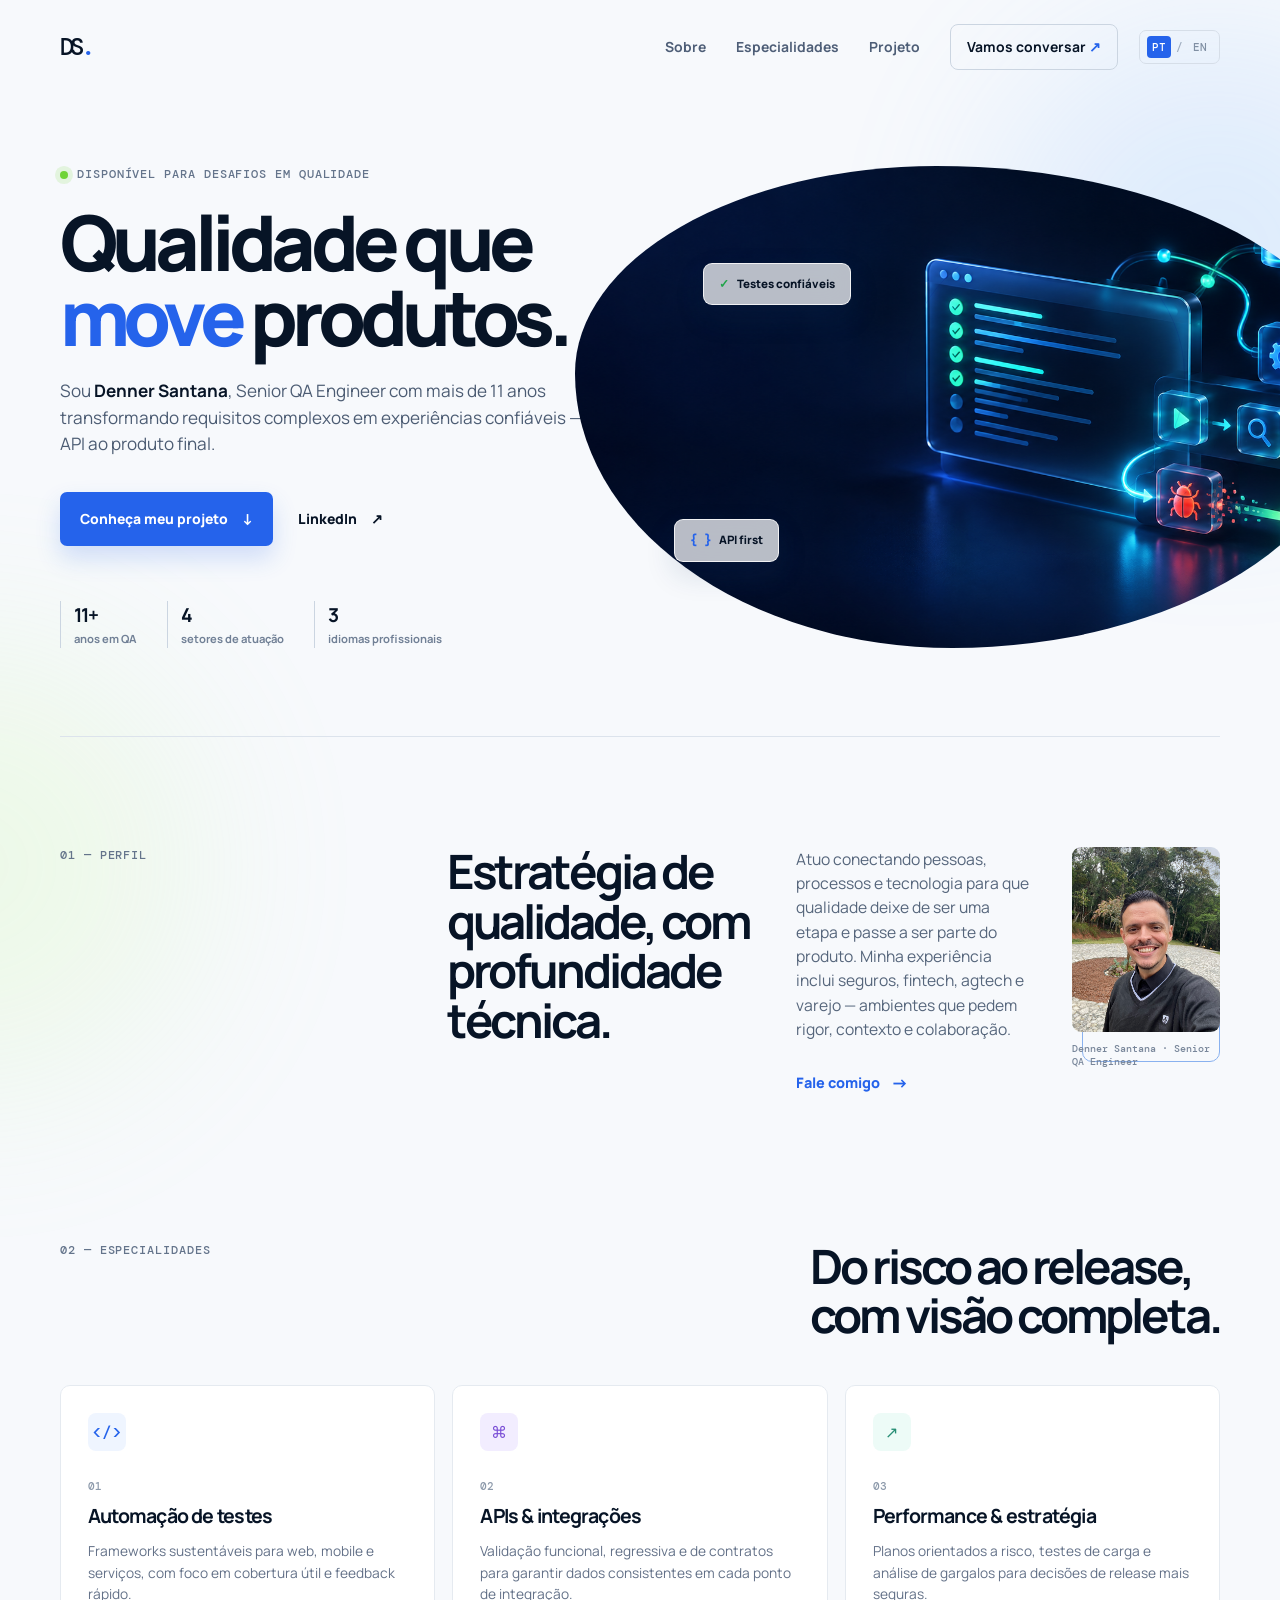
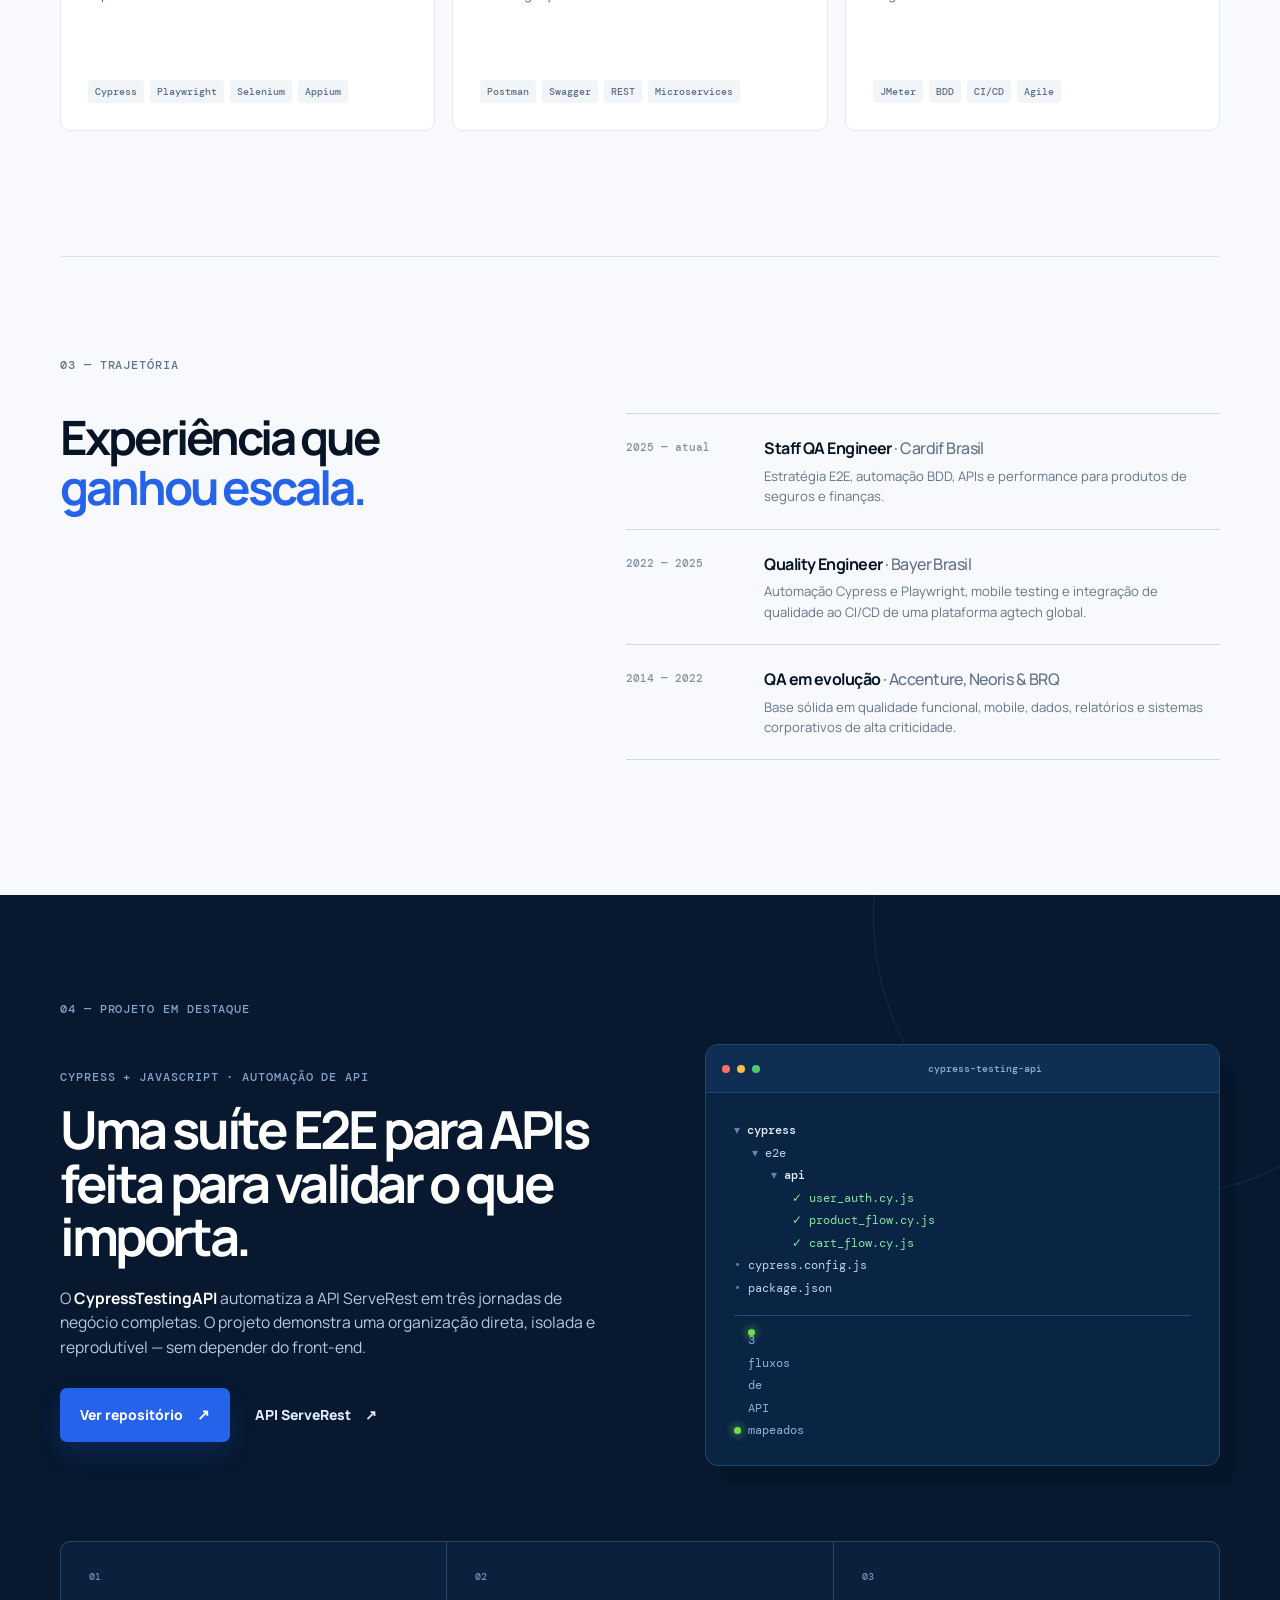
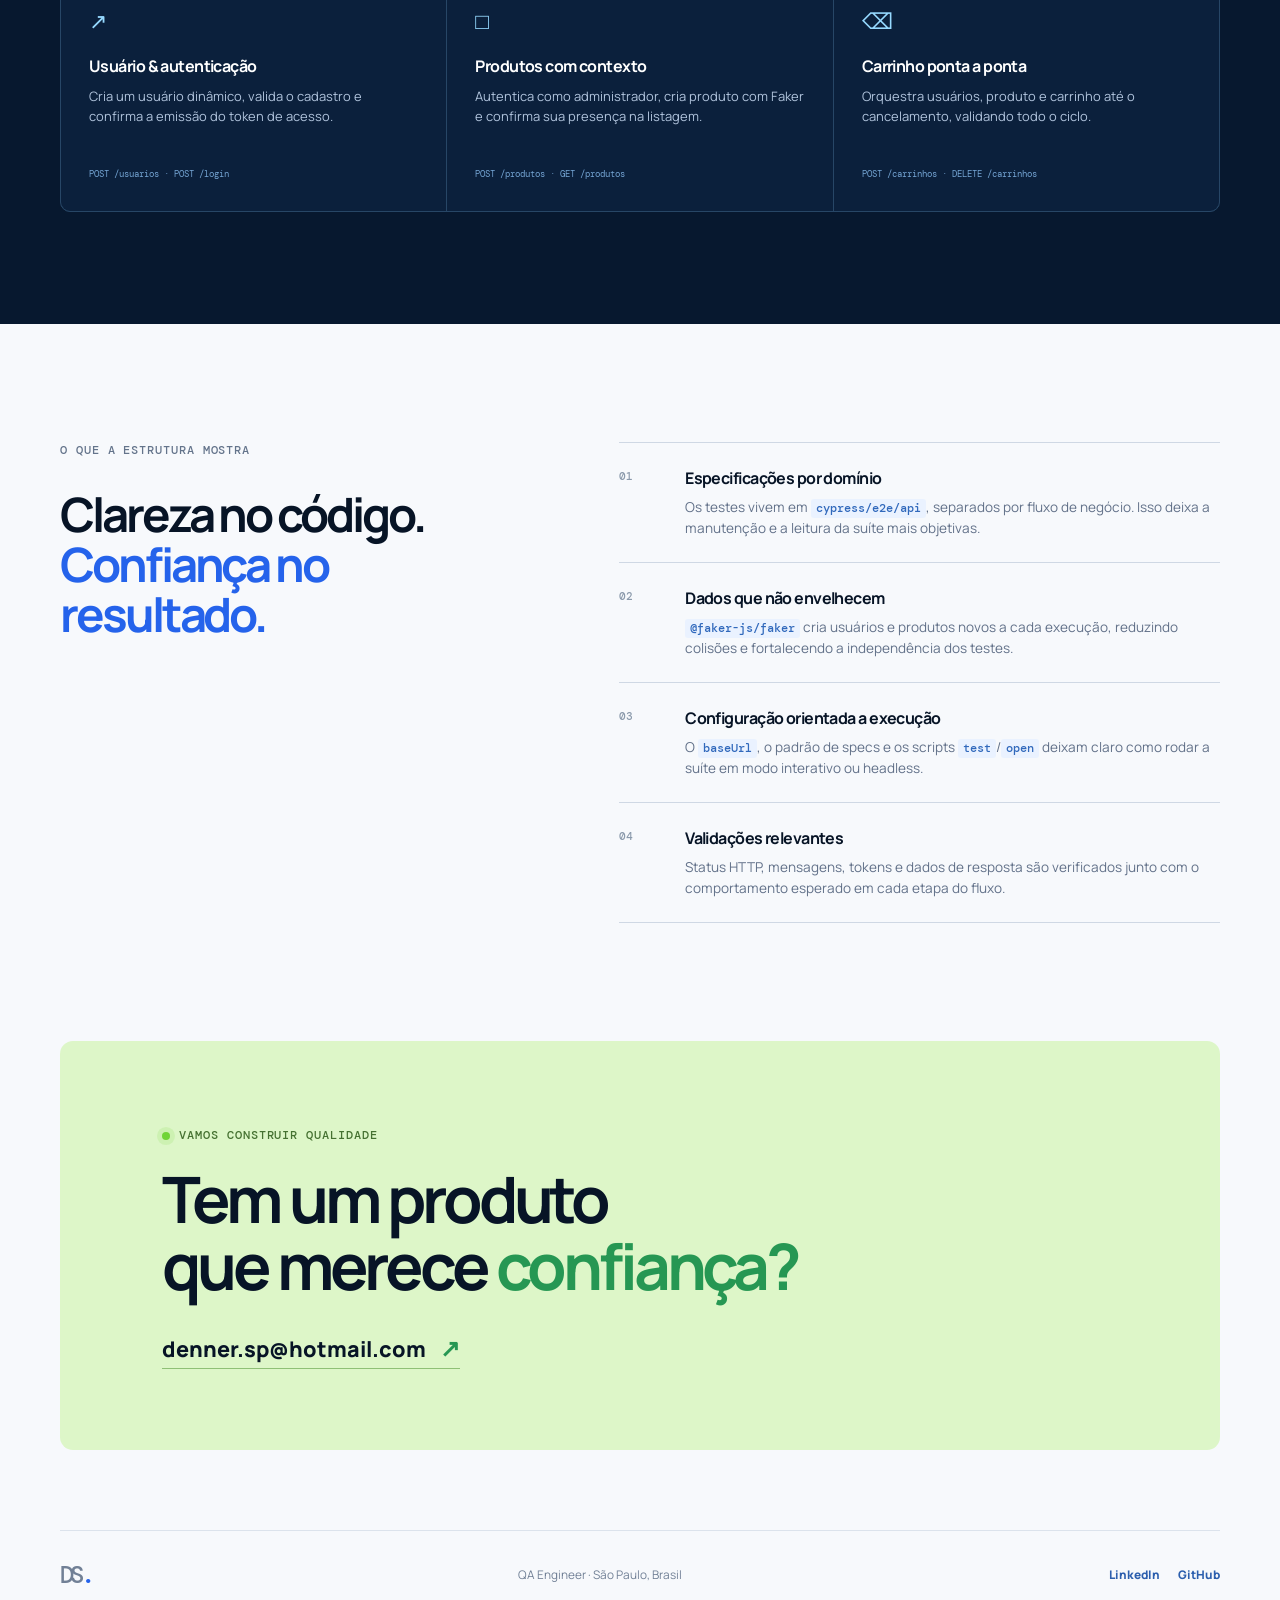
<file: api-portfolio/index.html>
<!doctype html>
<html lang="pt-BR">
  <head>
    <meta charset="UTF-8" />
    <meta name="viewport" content="width=device-width, initial-scale=1.0" />
    <meta name="description" content="Portfólio de Denner Santana, Senior QA Engineer especializado em automação, APIs e performance." />
    <title>Denner Santana | QA Engineer</title>
    <link rel="preconnect" href="https://fonts.googleapis.com" />
    <link rel="preconnect" href="https://fonts.gstatic.com" crossorigin />
    <link href="https://fonts.googleapis.com/css2?family=DM+Mono:wght@400;500&family=Manrope:wght@400;500;600;700;800&display=swap" rel="stylesheet" />
    <link rel="stylesheet" href="styles.css" />
  </head>
  <body>
    <div class="page-glow glow-one"></div>
    <div class="page-glow glow-two"></div>

    <header class="site-header container">
      <a class="brand" href="#inicio" aria-label="Ir para o início">DS<span>.</span></a>
      <button class="menu-button" aria-expanded="false" aria-controls="main-nav" aria-label="Abrir menu">
        <span></span><span></span>
      </button>
      <nav id="main-nav" class="main-nav">
        <a href="#sobre" data-i18n="navAbout">Sobre</a>
        <a href="#especialidades" data-i18n="navSkills">Especialidades</a>
        <a href="#projeto" data-i18n="navProject">Projeto</a>
        <a class="nav-cta" href="mailto:denner.sp@hotmail.com" data-i18n-html="navCta">Vamos conversar <span aria-hidden="true">↗</span></a>
      </nav>
      <div class="language-toggle" role="group" aria-label="Selecionar idioma">
        <button type="button" class="language-button is-active" data-language="pt-BR" aria-pressed="true">PT</button>
        <span aria-hidden="true">/</span>
        <button type="button" class="language-button" data-language="en" aria-pressed="false">EN</button>
      </div>
    </header>

    <main>
      <section id="inicio" class="hero container">
        <div class="hero-copy reveal">
          <p class="eyebrow" data-i18n-html="heroEyebrow"><span class="pulse"></span> Disponível para desafios em qualidade</p>
          <h1 data-i18n-html="heroTitle">Qualidade que <em>move</em> produtos.</h1>
          <p class="hero-text" data-i18n-html="heroText">Sou <strong>Denner Santana</strong>, Senior QA Engineer com mais de 11 anos transformando requisitos complexos em experiências confiáveis — da API ao produto final.</p>
          <div class="hero-actions">
            <a class="button button-primary" href="#projeto" data-i18n-html="heroProject">Conheça meu projeto <span aria-hidden="true">↓</span></a>
            <a class="button button-plain" href="https://www.linkedin.com/in/denner-santana-778b67b7" target="_blank" rel="noreferrer">LinkedIn <span aria-hidden="true">↗</span></a>
          </div>
          <div class="hero-proof">
            <div><strong>11+</strong><span data-i18n="yearsQA">anos em QA</span></div>
            <div><strong>4</strong><span data-i18n="industries">setores de atuação</span></div>
            <div><strong>3</strong><span data-i18n="languages">idiomas profissionais</span></div>
          </div>
        </div>
        <div class="hero-visual reveal">
          <div class="visual-ring ring-a"></div>
          <div class="visual-ring ring-b"></div>
          <img src="assets/qa-automation-hero.png" alt="Ilustração de um fluxo de automação e validação de software" />
          <div class="visual-chip chip-pass"><span>✓</span> Testes confiáveis</div>
          <div class="visual-chip chip-api"><span>{ }</span> API first</div>
        </div>
      </section>

      <section id="sobre" class="intro-section container reveal">
          <div class="section-kicker" data-i18n="profileKicker">01 — PERFIL</div>
          <div class="intro-content">
          <h2 data-i18n="profileTitle">Estratégia de qualidade, com profundidade técnica.</h2>
          <div>
            <p data-i18n="profileText">Atuo conectando pessoas, processos e tecnologia para que qualidade deixe de ser uma etapa e passe a ser parte do produto. Minha experiência inclui seguros, fintech, agtech e varejo — ambientes que pedem rigor, contexto e colaboração.</p>
            <a class="text-link" href="mailto:denner.sp@hotmail.com" data-i18n-html="contactMe">Fale comigo <span aria-hidden="true">→</span></a>
          </div>
          <figure class="profile-photo"><img src="assets/denner-santana-profile.jpeg" alt="Retrato de Denner Santana" /><figcaption data-i18n="profileCaption">Denner Santana · Senior QA Engineer</figcaption></figure>
        </div>
      </section>

      <section id="especialidades" class="container capabilities">
        <div class="section-heading reveal">
          <div class="section-kicker" data-i18n="skillsKicker">02 — ESPECIALIDADES</div>
          <h2 data-i18n-html="skillsTitle">Do risco ao release,<br />com visão completa.</h2>
        </div>
        <div class="capability-grid">
          <article class="capability-card reveal">
            <div class="card-icon icon-code">&lt;/&gt;</div>
            <p class="card-number">01</p>
            <h3 data-i18n="automationTitle">Automação de testes</h3>
            <p data-i18n="automationText">Frameworks sustentáveis para web, mobile e serviços, com foco em cobertura útil e feedback rápido.</p>
            <div class="tags"><span>Cypress</span><span>Playwright</span><span>Selenium</span><span>Appium</span></div>
          </article>
          <article class="capability-card reveal">
            <div class="card-icon icon-api">⌘</div>
            <p class="card-number">02</p>
            <h3 data-i18n="apiTitle">APIs & integrações</h3>
            <p data-i18n="apiText">Validação funcional, regressiva e de contratos para garantir dados consistentes em cada ponto de integração.</p>
            <div class="tags"><span>Postman</span><span>Swagger</span><span>REST</span><span>Microservices</span></div>
          </article>
          <article class="capability-card reveal">
            <div class="card-icon icon-chart">↗</div>
            <p class="card-number">03</p>
            <h3 data-i18n="performanceTitle">Performance & estratégia</h3>
            <p data-i18n="performanceText">Planos orientados a risco, testes de carga e análise de gargalos para decisões de release mais seguras.</p>
            <div class="tags"><span>JMeter</span><span>BDD</span><span>CI/CD</span><span>Agile</span></div>
          </article>
        </div>
      </section>

      <section class="journey container reveal">
        <div class="section-kicker" data-i18n="journeyKicker">03 — TRAJETÓRIA</div>
        <div class="journey-layout">
          <h2 data-i18n-html="journeyTitle">Experiência que<br /><em>ganhou escala.</em></h2>
          <div class="timeline">
            <article>
              <span class="time" data-i18n="currentRange">2025 — atual</span>
              <div><h3>Staff QA Engineer <span>· Cardif Brasil</span></h3><p data-i18n="cardifText">Estratégia E2E, automação BDD, APIs e performance para produtos de seguros e finanças.</p></div>
            </article>
            <article>
              <span class="time">2022 — 2025</span>
              <div><h3>Quality Engineer <span>· Bayer Brasil</span></h3><p data-i18n="bayerText">Automação Cypress e Playwright, mobile testing e integração de qualidade ao CI/CD de uma plataforma agtech global.</p></div>
            </article>
            <article>
              <span class="time">2014 — 2022</span>
              <div><h3 data-i18n-html="legacyRole">QA em evolução <span>· Accenture, Neoris & BRQ</span></h3><p data-i18n="legacyText">Base sólida em qualidade funcional, mobile, dados, relatórios e sistemas corporativos de alta criticidade.</p></div>
            </article>
          </div>
        </div>
      </section>

      <section id="projeto" class="project-section">
        <div class="container project-wrap">
          <div class="section-kicker reveal" data-i18n="projectKicker">04 — PROJETO EM DESTAQUE</div>
          <div class="project-grid">
            <div class="project-copy reveal">
              <p class="project-label" data-i18n="projectLabel">CYPRESS + JAVASCRIPT · API AUTOMATION</p>
              <h2 data-i18n="projectTitle">Uma suíte E2E para APIs feita para validar o que importa.</h2>
              <p data-i18n-html="projectText">O <strong>CypressTestingAPI</strong> automatiza a API ServeRest em três jornadas de negócio completas. O projeto demonstra uma organização direta, isolada e reprodutível — sem depender do front-end.</p>
              <div class="project-links">
                <a class="button button-primary" href="https://github.com/dennermaestro/CypressTestingAPI" target="_blank" rel="noreferrer" data-i18n-html="viewRepo">Ver repositório <span aria-hidden="true">↗</span></a>
                <a class="button button-plain light" href="https://serverest.dev/" target="_blank" rel="noreferrer">API ServeRest <span aria-hidden="true">↗</span></a>
              </div>
            </div>
            <div class="project-terminal reveal" aria-label="Estrutura do projeto CypressTestingAPI">
              <div class="terminal-top"><span></span><span></span><span></span><p>cypress-testing-api</p></div>
              <div class="terminal-body">
                <p><i>▾</i> <b>cypress</b></p>
                <p class="indent"><i>▾</i> e2e</p>
                <p class="indent-2"><i>▾</i> <b>api</b></p>
                <p class="indent-3 success">✓ user_auth.cy.js</p>
                <p class="indent-3 success">✓ product_flow.cy.js</p>
                <p class="indent-3 success">✓ cart_flow.cy.js</p>
                <p><i>•</i> cypress.config.js</p>
                <p><i>•</i> package.json</p>
                <div class="terminal-status"><span></span> <span data-i18n="terminalStatus">3 fluxos de API mapeados</span></div>
              </div>
            </div>
          </div>

          <div class="flow-grid">
            <article class="flow-card reveal"><p class="flow-step">01</p><div class="flow-icon">↗</div><h3 data-i18n="authFlowTitle">Usuário & autenticação</h3><p data-i18n="authFlowText">Cria um usuário dinâmico, valida o cadastro e confirma a emissão do token de acesso.</p><span>POST /usuarios · POST /login</span></article>
            <article class="flow-card reveal"><p class="flow-step">02</p><div class="flow-icon">□</div><h3 data-i18n="productFlowTitle">Produtos com contexto</h3><p data-i18n="productFlowText">Autentica como administrador, cria produto com Faker e confirma sua presença na listagem.</p><span>POST /produtos · GET /produtos</span></article>
            <article class="flow-card reveal"><p class="flow-step">03</p><div class="flow-icon">⌫</div><h3 data-i18n="cartFlowTitle">Carrinho ponta a ponta</h3><p data-i18n="cartFlowText">Orquestra usuários, produto e carrinho até o cancelamento, validando todo o ciclo.</p><span>POST /carrinhos · DELETE /carrinhos</span></article>
          </div>
        </div>
      </section>

      <section class="engineering container">
        <div class="engineering-heading reveal"><div class="section-kicker" data-i18n="structureKicker">O QUE A ESTRUTURA MOSTRA</div><h2 data-i18n-html="structureTitle">Clareza no código.<br /><em>Confiança no resultado.</em></h2></div>
        <div class="engineering-list">
          <article class="reveal"><span>01</span><div><h3 data-i18n="domainTitle">Especificações por domínio</h3><p data-i18n-html="domainText">Os testes vivem em <code>cypress/e2e/api</code>, separados por fluxo de negócio. Isso deixa a manutenção e a leitura do suite mais objetivas.</p></div></article>
          <article class="reveal"><span>02</span><div><h3 data-i18n="dynamicTitle">Dados que não envelhecem</h3><p data-i18n-html="dynamicText"><code>@faker-js/faker</code> cria usuários e produtos novos a cada execução, reduzindo colisões e fortalecendo a independência dos testes.</p></div></article>
          <article class="reveal"><span>03</span><div><h3 data-i18n="configTitle">Configuração orientada a execução</h3><p data-i18n-html="configText">O <code>baseUrl</code>, o padrão de specs e os scripts <code>test</code>/<code>open</code> deixam claro como rodar a suíte em modo interativo ou headless.</p></div></article>
          <article class="reveal"><span>04</span><div><h3 data-i18n="validationTitle">Validações relevantes</h3><p data-i18n="validationText">Status HTTP, mensagens, tokens e dados de resposta são verificados junto com o comportamento esperado em cada etapa do fluxo.</p></div></article>
        </div>
      </section>

      <section class="contact container reveal">
        <p class="eyebrow" data-i18n-html="contactEyebrow"><span class="pulse"></span> Vamos construir qualidade</p>
        <h2 data-i18n-html="contactTitle">Tem um produto<br />que merece <em>confiança?</em></h2>
        <a class="contact-email" href="mailto:denner.sp@hotmail.com">denner.sp@hotmail.com <span>↗</span></a>
      </section>
    </main>

    <footer class="container footer">
      <a class="brand" href="#inicio">DS<span>.</span></a>
      <p data-i18n="footerLocation">QA Engineer · São Paulo, Brasil</p>
      <div><a href="https://www.linkedin.com/in/denner-santana-778b67b7" target="_blank" rel="noreferrer">LinkedIn</a><a href="https://github.com/dennermaestro/CypressTestingAPI" target="_blank" rel="noreferrer">GitHub</a></div>
    </footer>
    <script src="script.js"></script>
  </body>
</html>
</file>
<file: api-portfolio/styles.css>
:root { --ink:#071426; --muted:#60708a; --line:#dce3ec; --paper:#f7f9fc; --blue:#2563eb; --lime:#a3ff48; --navy:#07182f; --font:'Manrope',Arial,sans-serif; --mono:'DM Mono',monospace; }
* { box-sizing:border-box; }
html { scroll-behavior:smooth; }
body { margin:0; background:var(--paper); color:var(--ink); font-family:var(--font); line-height:1.55; overflow-x:hidden; }
a { color:inherit; text-decoration:none; }
.container { width:min(1160px, calc(100% - 48px)); margin:auto; }
.page-glow { position:fixed; width:34vw; height:34vw; border-radius:50%; filter:blur(90px); opacity:.19; pointer-events:none; z-index:-1; }
.glow-one { background:#76b5ff; top:4vh; right:-12vw; } .glow-two { background:#c4f99a; top:72vh; left:-19vw; }
.site-header { min-height:94px; display:flex; justify-content:space-between; align-items:center; }
.brand { font-family:var(--mono); font-size:1.5rem; font-weight:500; letter-spacing:-.15em; } .brand span { color:var(--blue); }
.main-nav { display:flex; gap:30px; align-items:center; margin-left:auto; font-size:.87rem; font-weight:700; }.main-nav>a:not(.nav-cta) { color:#4e5e77; transition:color .2s; }.main-nav>a:hover { color:var(--blue); }
.nav-cta { padding:11px 16px; border:1px solid #cbd5e1; border-radius:8px; color:var(--ink); }.nav-cta span { color:var(--blue); }
.language-toggle { display:flex; align-items:center; gap:5px; margin-left:21px; padding:5px 7px; border:1px solid #d6dee8; border-radius:7px; color:#a0aec0; font:500 .7rem var(--mono); }.language-button { border:0; border-radius:4px; background:transparent; color:#8190a4; padding:4px 5px; font:500 .7rem var(--mono); cursor:pointer; }.language-button.is-active { color:#fff; background:var(--blue); }.language-button:hover:not(.is-active) { color:var(--blue); }
.menu-button { display:none; background:none; border:0; padding:8px; }.menu-button span { display:block; height:2px; width:23px; margin:5px; background:var(--ink); }
.hero { display:grid; grid-template-columns:1.02fr .98fr; align-items:center; min-height:600px; padding:72px 0 88px; }
.eyebrow,.section-kicker,.project-label { font-family:var(--mono); font-size:.72rem; letter-spacing:.08em; font-weight:500; color:#64748b; text-transform:uppercase; }.eyebrow { display:flex; align-items:center; gap:9px; margin:0 0 20px; }.pulse { width:8px; height:8px; background:#70d437; border-radius:50%; box-shadow:0 0 0 5px rgba(112,212,55,.15); }
h1,h2,h3,p { margin-top:0; } h1 { max-width:620px; margin-bottom:24px; font-size:clamp(3.1rem,6vw,5.75rem); line-height:.98; letter-spacing:-.075em; font-weight:800; } h1 em,h2 em { color:var(--blue); font-style:normal; } .hero-text { max-width:545px; font-size:1.07rem; color:#4c5c73; }.hero-text strong { color:var(--ink); }
.hero-actions { display:flex; align-items:center; gap:25px; margin:34px 0 55px; }.button { display:inline-flex; gap:14px; align-items:center; font-size:.87rem; font-weight:800; transition:transform .2s, background .2s; }.button:hover { transform:translateY(-2px); }.button-primary { color:#fff; background:var(--blue); padding:15px 20px; border-radius:7px; box-shadow:0 12px 24px rgba(37,99,235,.19); }.button-primary span,.contact-email span { font-size:1.1em; }.button-plain { color:var(--ink); }.button-plain:hover { color:var(--blue); }
.hero-proof { display:flex; gap:30px; }.hero-proof>div { border-left:1px solid #cbd5e1; padding-left:13px; }.hero-proof strong { display:block; font-size:1.2rem; letter-spacing:-.05em; }.hero-proof span { display:block; color:#718096; font-size:.7rem; font-weight:700; }
.hero-visual { position:relative; align-self:stretch; min-height:430px; display:flex; align-items:center; }.hero-visual img { position:absolute; inset:0 -17vw 0 -6vw; width:calc(100% + 17vw); height:100%; object-fit:cover; object-position:66% 50%; mix-blend-mode:multiply; border-radius:46% 54% 52% 48% / 43% 47% 53% 57%; }.visual-ring { position:absolute; border:1px solid rgba(37,99,235,.18); border-radius:50%; }.ring-a { width:280px;height:280px;top:70px;right:35px; }.ring-b { width:360px;height:360px;top:29px;right:-10px;border-style:dashed; }.visual-chip { position:absolute; backdrop-filter:blur(14px); background:rgba(252,254,255,.73); box-shadow:0 12px 30px rgba(20,55,99,.14); border:1px solid rgba(255,255,255,.8); padding:11px 15px; border-radius:9px; font-size:.72rem; font-weight:800; }.visual-chip span { color:#20a449; margin-right:6px; }.chip-pass { top:97px; left:9%; }.chip-api { bottom:86px; left:4%; }.chip-api span { font-family:var(--mono); color:#2563eb; }
.intro-section { border-top:1px solid var(--line); display:grid; grid-template-columns:1fr 2fr; padding:110px 0; }.intro-content { display:grid; grid-template-columns:1.05fr .8fr .5fr; gap:39px; align-items:start; }.intro-content h2,.section-heading h2,.journey h2,.engineering h2,.contact h2 { font-size:clamp(2rem,3.7vw,3.8rem); line-height:1.05; letter-spacing:-.065em; margin:0; }.intro-content p { color:#55657b; font-size:.98rem; }.text-link { display:inline-flex; align-items:center; gap:11px; color:var(--blue); font-size:.9rem; font-weight:800; margin-top:13px; }.text-link span { font-size:1.2em; }.profile-photo { margin:0; position:relative; }.profile-photo:before { content:''; position:absolute; width:92%; height:92%; top:10px; left:10px; border:1px solid #89b1ef; border-radius:10px; z-index:-1; }.profile-photo img { display:block; width:100%; aspect-ratio:4/5; object-fit:cover; object-position:50% 33%; border-radius:9px; filter:saturate(.93) contrast(1.03); }.profile-photo figcaption { margin-top:10px; color:#78869a; font:500 .6rem var(--mono); }
.capabilities { padding:35px 0 125px; }.section-heading { display:flex; justify-content:space-between; align-items:end; margin-bottom:44px; }.section-heading .section-kicker { align-self:flex-start; }.capability-grid { display:grid; grid-template-columns:repeat(3,1fr); gap:17px; }.capability-card { background:#fff; min-height:346px; padding:27px; border:1px solid #e5eaf0; border-radius:10px; display:flex; flex-direction:column; transition:transform .25s,box-shadow .25s; }.capability-card:hover { transform:translateY(-6px); box-shadow:0 17px 35px rgba(27,54,89,.10); }.card-icon { width:38px; height:38px; display:grid; place-items:center; color:var(--blue); border-radius:8px; background:#eff5ff; font:500 1rem var(--mono); }.icon-api{color:#7a4ed6;background:#f2edff}.icon-chart{color:#278e75;background:#edfbf7}.card-number{font:500 .7rem var(--mono);color:#8c99aa;margin:28px 0 8px}.capability-card h3 { margin-bottom:9px; font-size:1.22rem; letter-spacing:-.04em; }.capability-card>p:not(.card-number) { color:#637188; font-size:.86rem; }.tags { margin-top:auto; display:flex; gap:6px; flex-wrap:wrap; }.tags span { font:500 .65rem var(--mono); padding:5px 7px; color:#5e6f87; background:#f2f5f8; border-radius:4px; }
.journey { padding:100px 0; border-top:1px solid var(--line); }.journey-layout{display:grid;grid-template-columns:.88fr 1.12fr;gap:100px;margin-top:38px}.timeline{border-top:1px solid #cfd8e4}.timeline article{display:grid;grid-template-columns:118px 1fr;gap:20px;padding:22px 0;border-bottom:1px solid #cfd8e4}.time{font:500 .66rem var(--mono);color:#8290a3;padding-top:5px}.timeline h3{font-size:1rem;letter-spacing:-.035em;margin-bottom:5px}.timeline h3 span{font-weight:500;color:#61718a}.timeline p{margin:0;font-size:.82rem;color:#65758b}
.project-section { background:var(--navy); color:#fff; margin-top:35px; padding:106px 0 112px; position:relative; overflow:hidden; }.project-section:after{content:'';position:absolute;width:560px;height:560px;border:1px solid rgba(80,164,255,.14);border-radius:50%;top:-260px;right:-155px}.project-wrap{position:relative;z-index:1}.project-section .section-kicker,.project-label{color:#84a3cb}.project-grid{display:grid;grid-template-columns:1fr .9fr;gap:72px;align-items:center;margin:25px 0 75px}.project-label{margin-bottom:17px}.project-copy h2{font-size:clamp(2.2rem,4.1vw,4rem);line-height:1.02;letter-spacing:-.065em;margin-bottom:22px}.project-copy>p:not(.project-label){color:#b8c8dd;max-width:545px;font-size:.98rem}.project-copy strong{color:#fff}.project-links{display:flex;align-items:center;gap:25px;margin-top:29px}.button-plain.light{color:#e1ecfc}.project-terminal{background:#0a2444;border:1px solid #1f4772;border-radius:13px;box-shadow:15px 18px 0 rgba(3,10,25,.22);overflow:hidden}.terminal-top{height:48px;background:#0e2e54;border-bottom:1px solid #1f4772;display:flex;align-items:center;padding:0 16px;gap:7px}.terminal-top span{width:8px;height:8px;border-radius:50%;background:#4a6b91}.terminal-top span:nth-child(1){background:#fa7165}.terminal-top span:nth-child(2){background:#fabe47}.terminal-top span:nth-child(3){background:#4ecb71}.terminal-top p{margin:0 auto;font:500 .64rem var(--mono);color:#8eafd2}.terminal-body{padding:26px 28px 23px;font:400 .74rem/1.9 var(--mono);color:#bfd2e9}.terminal-body p{margin:0}.terminal-body i{font-style:normal;color:#5b87bc}.terminal-body b{color:#e5f0ff;font-weight:500}.indent{padding-left:18px}.indent-2{padding-left:37px}.indent-3{padding-left:58px}.terminal-body .success{color:#84e2a4}.terminal-status{margin-top:16px;border-top:1px solid #234b75;padding-top:13px;color:#8db3da}.terminal-status span{display:inline-block;width:7px;height:7px;background:#75da55;border-radius:50%;box-shadow:0 0 10px #75da55}.flow-grid{display:grid;grid-template-columns:repeat(3,1fr);gap:1px;background:#274666;border:1px solid #274666;border-radius:10px;overflow:hidden}.flow-card{background:#0b203c;padding:28px;min-height:243px}.flow-step{font:500 .65rem var(--mono);color:#7192bb;margin-bottom:24px}.flow-icon{color:#96d9ff;font:500 1.4rem var(--mono);margin-bottom:18px}.flow-card h3{font-size:1rem;letter-spacing:-.035em;margin-bottom:7px}.flow-card p:not(.flow-step){color:#b0c3dc;font-size:.81rem;min-height:60px}.flow-card span{font:400 .58rem var(--mono);color:#75a5d4}
.engineering{padding:118px 0;display:grid;grid-template-columns:.85fr 1.15fr;gap:115px}.engineering-heading .section-kicker{margin-bottom:30px}.engineering-list{border-top:1px solid #cfd8e4}.engineering-list article{display:grid;grid-template-columns:48px 1fr;gap:18px;border-bottom:1px solid #cfd8e4;padding:23px 0}.engineering-list article>span{font:500 .66rem var(--mono);color:#8a99ab;padding-top:4px}.engineering-list h3{font-size:1rem;letter-spacing:-.035em;margin-bottom:6px}.engineering-list p{font-size:.85rem;color:#627189;margin:0}.engineering-list code{font:500 .72rem var(--mono);color:#3169bc;background:#eaf2ff;padding:2px 5px;border-radius:3px}
.contact{padding:86px 8%;background:#ddf6c8;border-radius:13px;margin-bottom:80px}.contact .eyebrow{color:#457131}.contact h2{font-size:clamp(2.3rem,5vw,4.6rem);margin:15px 0 33px}.contact h2 em{color:#269753}.contact-email{font:800 clamp(1rem,2vw,1.35rem) var(--font);border-bottom:1px solid #8fc076;padding-bottom:5px}.contact-email span{color:#269753;margin-left:10px}.footer{min-height:88px;border-top:1px solid var(--line);display:flex;align-items:center;justify-content:space-between;font-size:.74rem;color:#718096}.footer p{margin:0}.footer div{display:flex;gap:18px;color:#2c5fae;font-weight:800}.footer a:hover{text-decoration:underline}
.reveal { opacity:0; transform:translateY(18px); transition:opacity .65s ease,transform .65s ease; }.reveal.is-visible { opacity:1; transform:translateY(0); }
@media (max-width:820px){.container{width:min(100% - 40px,630px)}.site-header{min-height:76px}.language-toggle{margin-left:auto;margin-right:7px}.menu-button{display:block;z-index:3}.main-nav{display:none;position:absolute;z-index:2;top:67px;right:20px;left:20px;flex-direction:column;align-items:stretch;background:#fff;padding:22px;border:1px solid var(--line);border-radius:9px;box-shadow:0 16px 32px rgba(15,36,66,.13)}.main-nav.is-open{display:flex}.hero{grid-template-columns:1fr;padding:66px 0 38px;min-height:0}.hero-visual{min-height:300px;margin-top:15px}.hero-visual img{inset:0 -22vw 0 -15vw;width:calc(100% + 37vw);object-position:64% 50%}.ring-a{right:18%}.ring-b{right:5%}.chip-pass{left:0}.chip-api{left:3%;bottom:45px}.intro-section{grid-template-columns:1fr;padding:75px 0;gap:32px}.intro-content{grid-template-columns:1fr;gap:20px}.profile-photo{max-width:220px;margin-top:7px}.section-heading{display:block}.section-heading h2{margin-top:25px}.capabilities{padding-bottom:78px}.capability-grid,.flow-grid{grid-template-columns:1fr}.capability-card{min-height:250px}.journey{padding:75px 0}.journey-layout{grid-template-columns:1fr;gap:34px;margin-top:25px}.project-section{padding:78px 0}.project-grid{grid-template-columns:1fr;gap:36px;margin-bottom:48px}.project-terminal{max-width:500px}.flow-card{min-height:0}.flow-card p:not(.flow-step){min-height:0}.engineering{grid-template-columns:1fr;gap:45px;padding:80px 0}.contact{padding:61px 9%;margin-bottom:50px}.footer{padding:25px 0;min-height:0;flex-wrap:wrap;gap:15px}.footer p{order:3;width:100%}}
@media (max-width:480px){.container{width:calc(100% - 32px)}h1{font-size:3.15rem}.hero-actions{align-items:flex-start;flex-direction:column;gap:17px;margin:28px 0 43px}.hero-proof{gap:16px}.hero-proof strong{font-size:1rem}.hero-proof span{font-size:.61rem}.hero-visual{min-height:250px;margin-left:-16px;margin-right:-16px}.visual-chip{font-size:.63rem;padding:9px 10px}.intro-content h2,.section-heading h2,.journey h2,.engineering h2{font-size:2.25rem}.timeline article{grid-template-columns:1fr;gap:3px}.time{padding:0}.project-links{align-items:flex-start;flex-direction:column;gap:17px}.project-copy h2{font-size:2.5rem}.terminal-body{padding:20px 15px;font-size:.64rem}.indent{padding-left:10px}.indent-2{padding-left:21px}.indent-3{padding-left:32px}.contact h2{font-size:2.55rem}.footer{font-size:.68rem}}
</file>
